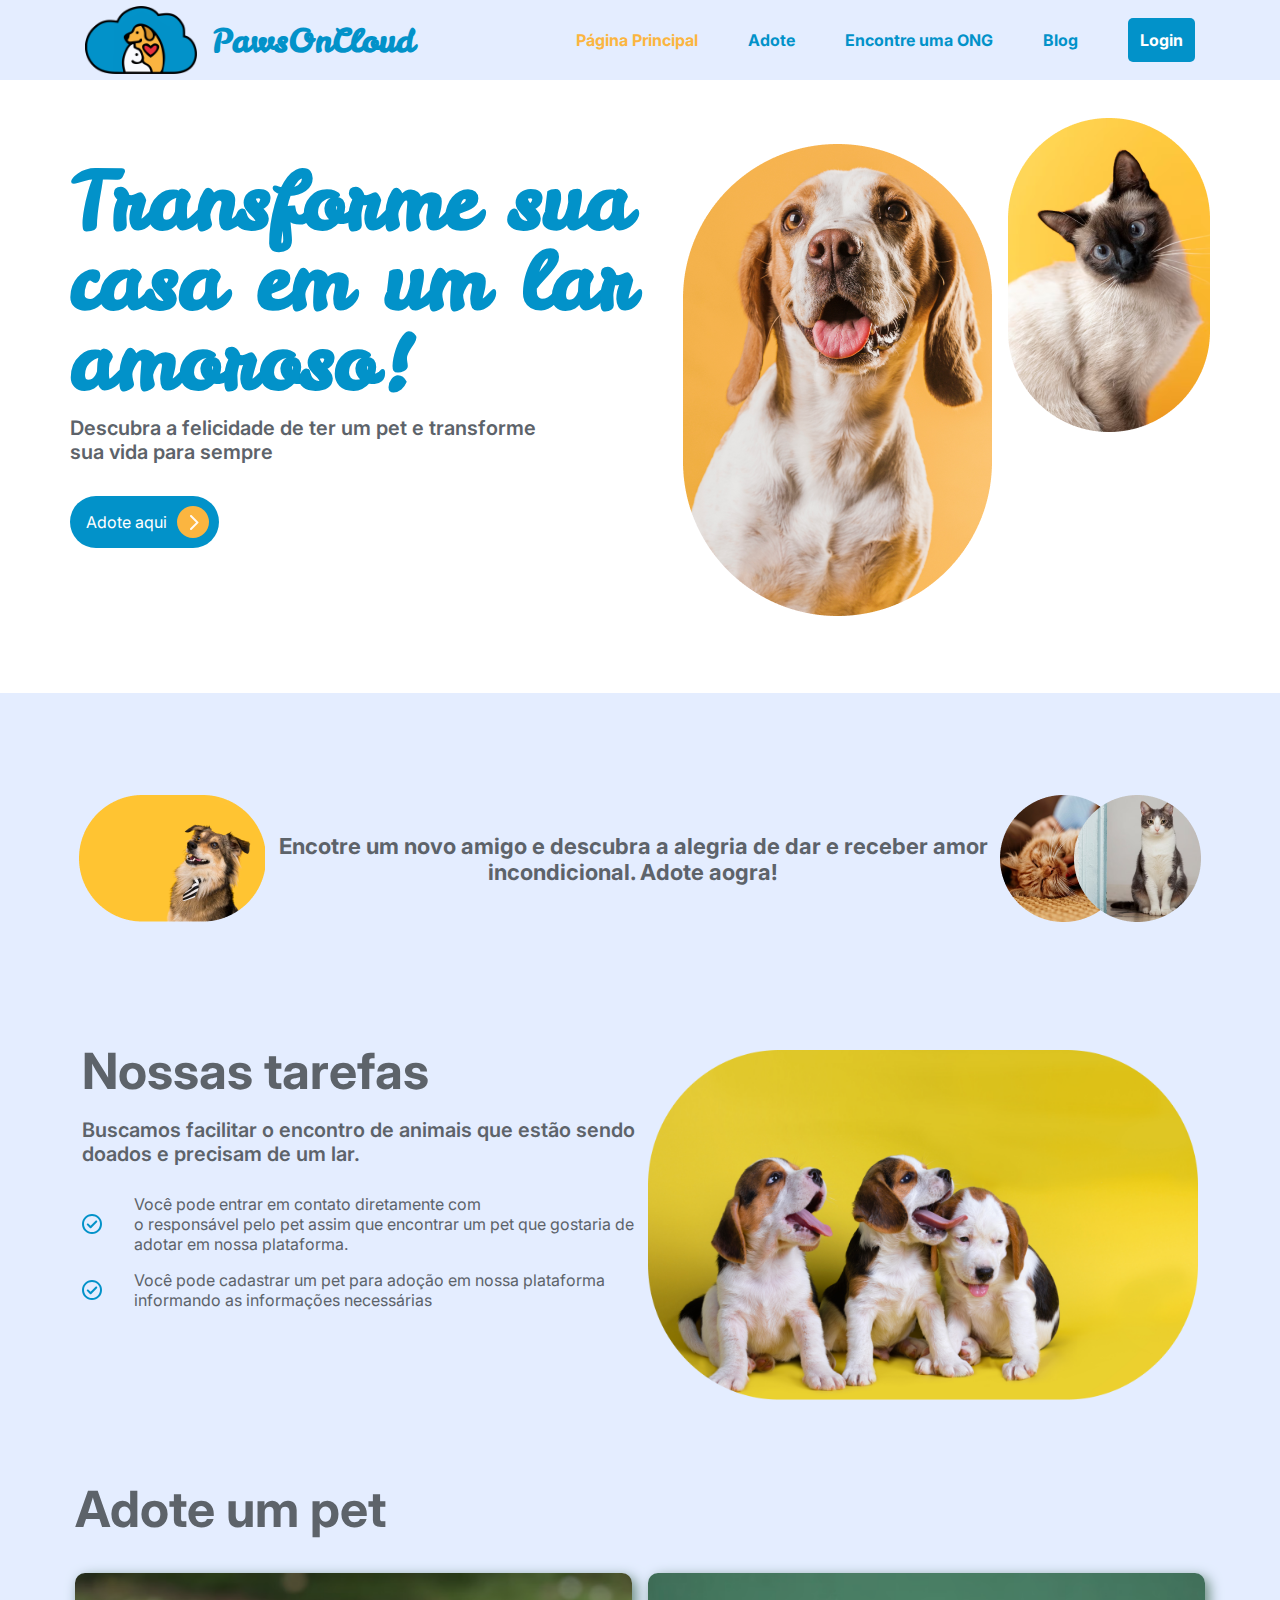
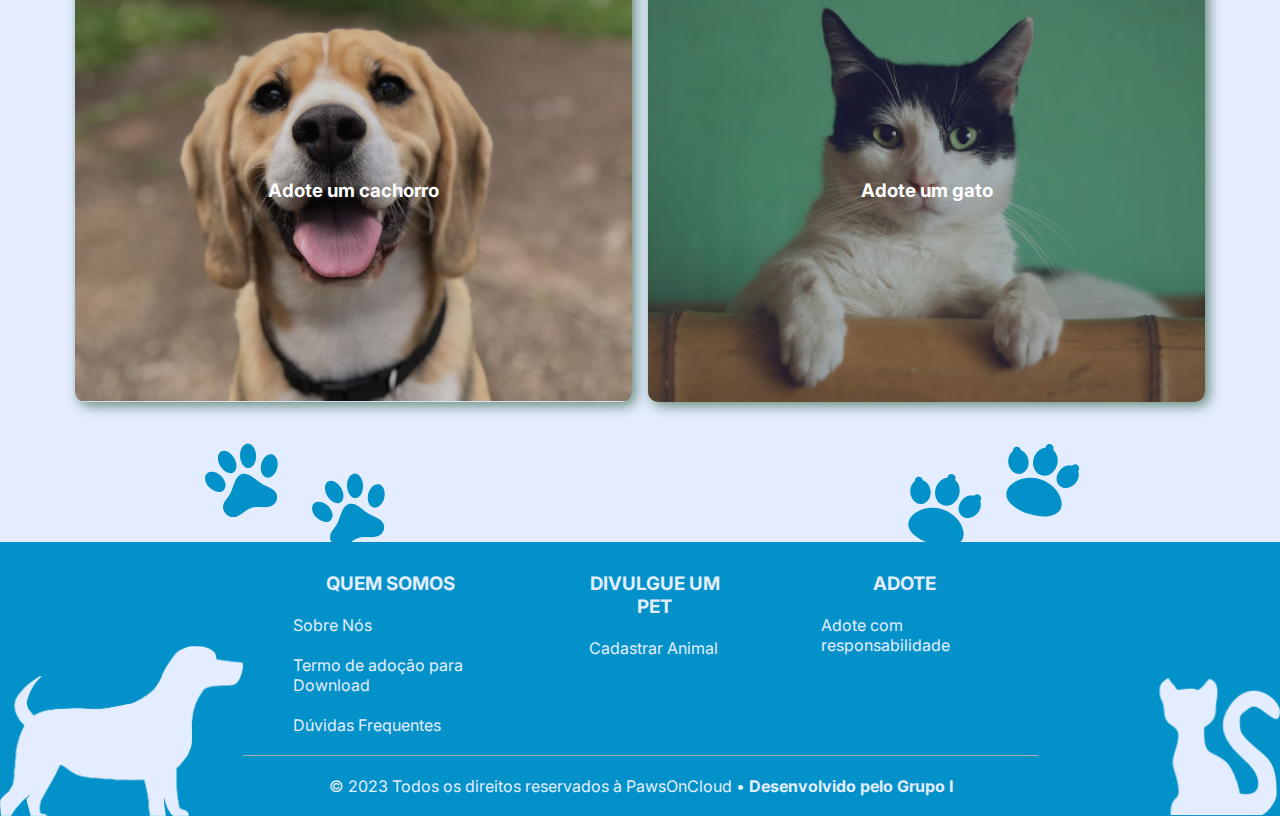
<file: index.html>
<!DOCTYPE html>
<html lang="pt-br">

<head>
	<meta charset="UTF-8" />
	<meta name="viewport" content="width=device-width, initial-scale=1.0" />
	<title>Página Principal</title>
	<link rel="icon" href="Assets/Images/favicon.png" />
	<link rel="stylesheet" href="styles/global.css" />
	<link rel="stylesheet" href="styles/home.css" />
	<script src="Arquivos - Js/layoutMobileScript.js" defer></script>
</head>
<body>
	<header id="header">
		<div class="containerLogoTitulo">
			<img
			class="logoSite"
			src="./Assets/Images/logo.png"
			width="112px"
			height="68px"
			alt="logo do site"
			title="Logo" />
			<h2>PawsOnCloud</h2>
		</div>
		<nav id="nav">
			<button id="btn-mobile" aria-expanded="false" aria-controls="menu" aria-haspopup="true" aria-label="Abrir menu"><span id="hamburger"></span></button>
			<ul id="menu" role="menu">
				<li><a class="botaoNavbarHome" href="index.html">Página Principal</a></li>
				<li><a class="botaoNavbarAdote" href="Adote.html">Adote</a></li>
				<li><a class="botaoNavbarOng" href="Ong.html">Encontre uma ONG</a></li>
				<li><a class="botaoNavbarBlog" href="Blog.html">Blog</a></li>
				<li><a class="botaoNavbarLogin" href="Login.html">Login</a></li>
			</ul>
		</nav>
	</header>

	<main>
		<section>
			<div class="container">
				<div>
					<h1 class="container-texto-principal">Transforme sua <br>casa em um lar <br>amoroso!</h1>
					<p class="container-texto-secundario">Descubra a felicidade de ter um pet e transforme <br> sua vida para sempre</p>
					<a href="Adote.html">
						<button class="botao-principal">
							<div class="conteudo">
								Adote aqui
								<img src="./Assets/Images/home/arrow-button.svg" alt="">
							</div>
						</button>
					</a>
				</div>
				<img class="container-cachorro" src="./Assets/Images/home/portrait-adorable-dog.png" width="309px" height="472px" alt="Imagem de um cachorro">
				<img class="container-gato" src="./Assets/Images/home/portrait-adorable-cat.png" width="202px" height="314px" alt="Imagem de um gato">
			</div>
		</section>

		<section class="container-missao">
			<div class="container-mensagem">
				<img class="container-missao-cachorro" src="./Assets/Images/home/dog-ajudar.png" width="187px" height="127px" alt="Imagem de um cachorro">
				<p class="mensagem">Encotre um novo amigo e descubra a alegria de dar e receber amor <br> incondicional. Adote aogra!</p>
				<img class="container-missao-gato" src="./Assets/Images/home/cats-ajudar.png" width="201px" height="127px" alt="Imagem de um gato">
			</div>

			<div class="container-tarefas">
				<div>
					<h2 class="tarefas">Nossas tarefas</h2>
					<p class="tarefas-texto">Buscamos facilitar o encontro de animais que estão sendo <br> doados e precisam de um lar.</p>
					<p class="container-tarefas-texto"><img src="./Assets/Images/home/chek.svg" alt="cheked">Você pode entrar em contato diretamente com <br> o
						responsável pelo pet assim que encontrar um pet que gostaria de <br> adotar em nossa plataforma.</p>
					<p class="container-tarefas-texto"><img src="./Assets/Images/home/chek.svg" alt="checked">Você pode cadastrar um pet para adoção em nossa
						plataforma <br> informando as informações necessárias</p>
				</div>
				<img class="container-tarefas-cachorros" src="./Assets/Images/home/beagles-filhotes-bocejando.png" width="550px" height="350px" alt="Cachorros bocejando">	
			</div>

			<div id="container">
				<div>
					<h2 class="container-adotar">Adote um pet</h2>
					<div class="adotar">
						<div class="imagem-com-texto-cao">
							<h3 class="texto-animais">Adote um cachorro</h3>
							<a href="Adote.html?categoria=cachorro"><img src="./Assets/Images/home/adote-cao.png" width="557px" height="429px" alt="Imagem de um cão" class="imagem-adotar"></a>
						</div>
						<div class="imagem-com-texto-gato">
							<h3 class="texto-animais">Adote um gato</h3>
							<a href="Adote.html?categoria=gato"><img src="./Assets/Images/home/adote-cat.png" width="557px" height="429px" alt="Imagem de um gato" class="imagem-adotar"></a>
						</div>
					</div>
				</div>
			</div>
		</section>
	</main>

	<footer class="container-missao">
		<div class="containerPatinhas">
			<div class="containerPatinhasDog">
				<img class="patinhaDogEsquerda" src="Assets/Images/pata dog.svg" width="83px" height="75px"
					alt="Pata esquerda" />
				<img class="patinhaDogDireita" src="Assets/Images/pata dog.svg" width="83px" height="75px"
					alt="Pata direita" />
			</div>
			<div class="containerPatinhasCat">
				<img class="patinhaCatEsquerda" src="./Assets/Images/pata cat.svg" width="74px" height="75px"
					alt="Pata esquerda" />
				<img class="patinhaCatDireita" src="./Assets/Images/pata cat.svg" width="74px" height="75px"
					alt="Pata direita" />
			</div>
		</div>
		<div class="containerCatDogLinks">
			<img class="dogImageFooter" src="./Assets/Images/dog icon.png" width="243px" height="170px"
				alt="Imagem de um cachorro" />

			<div class="containerFooterInfos">
				<div class="containerLinks">
					<div class="colunaLinksQuemSomos">
						<h3>Quem Somos</h3>
						<a href="#">Sobre Nós</a>
						<a href="#">Termo de adoção para Download</a>
						<a href="#">Dúvidas Frequentes</a>
					</div>
					<div class="colunaLinksDivulgueUmPet">
						<h3>Divulgue um Pet</h3>
						<a href="#">Cadastrar Animal</a>
					</div>
					<div class="colunaLinksAdote">
						<h3>Adote</h3>
						<a href="#">Adote com responsabilidade</a>
					</div>
				</div>
				<p class="copyrightParagrfo"
				>© 2023 Todos os direitos reservados à PawsOnCloud •
				<a
					href="https://github.com/brunagiammelaro/sprint2-proz#readme"
					target="_blank">
					<abbr title="Acessar o repositório do projeto no GitHub">Desenvolvido pelo Grupo I</abbr>
				</a>
			</p>
	</div>

			<img class="catImageFooter" src="./Assets/Images/cat icon.png" width="121px" height="138px"
				alt="Imagem de um gato" />
		</div>
	</footer>
</body>

</html>
</file>
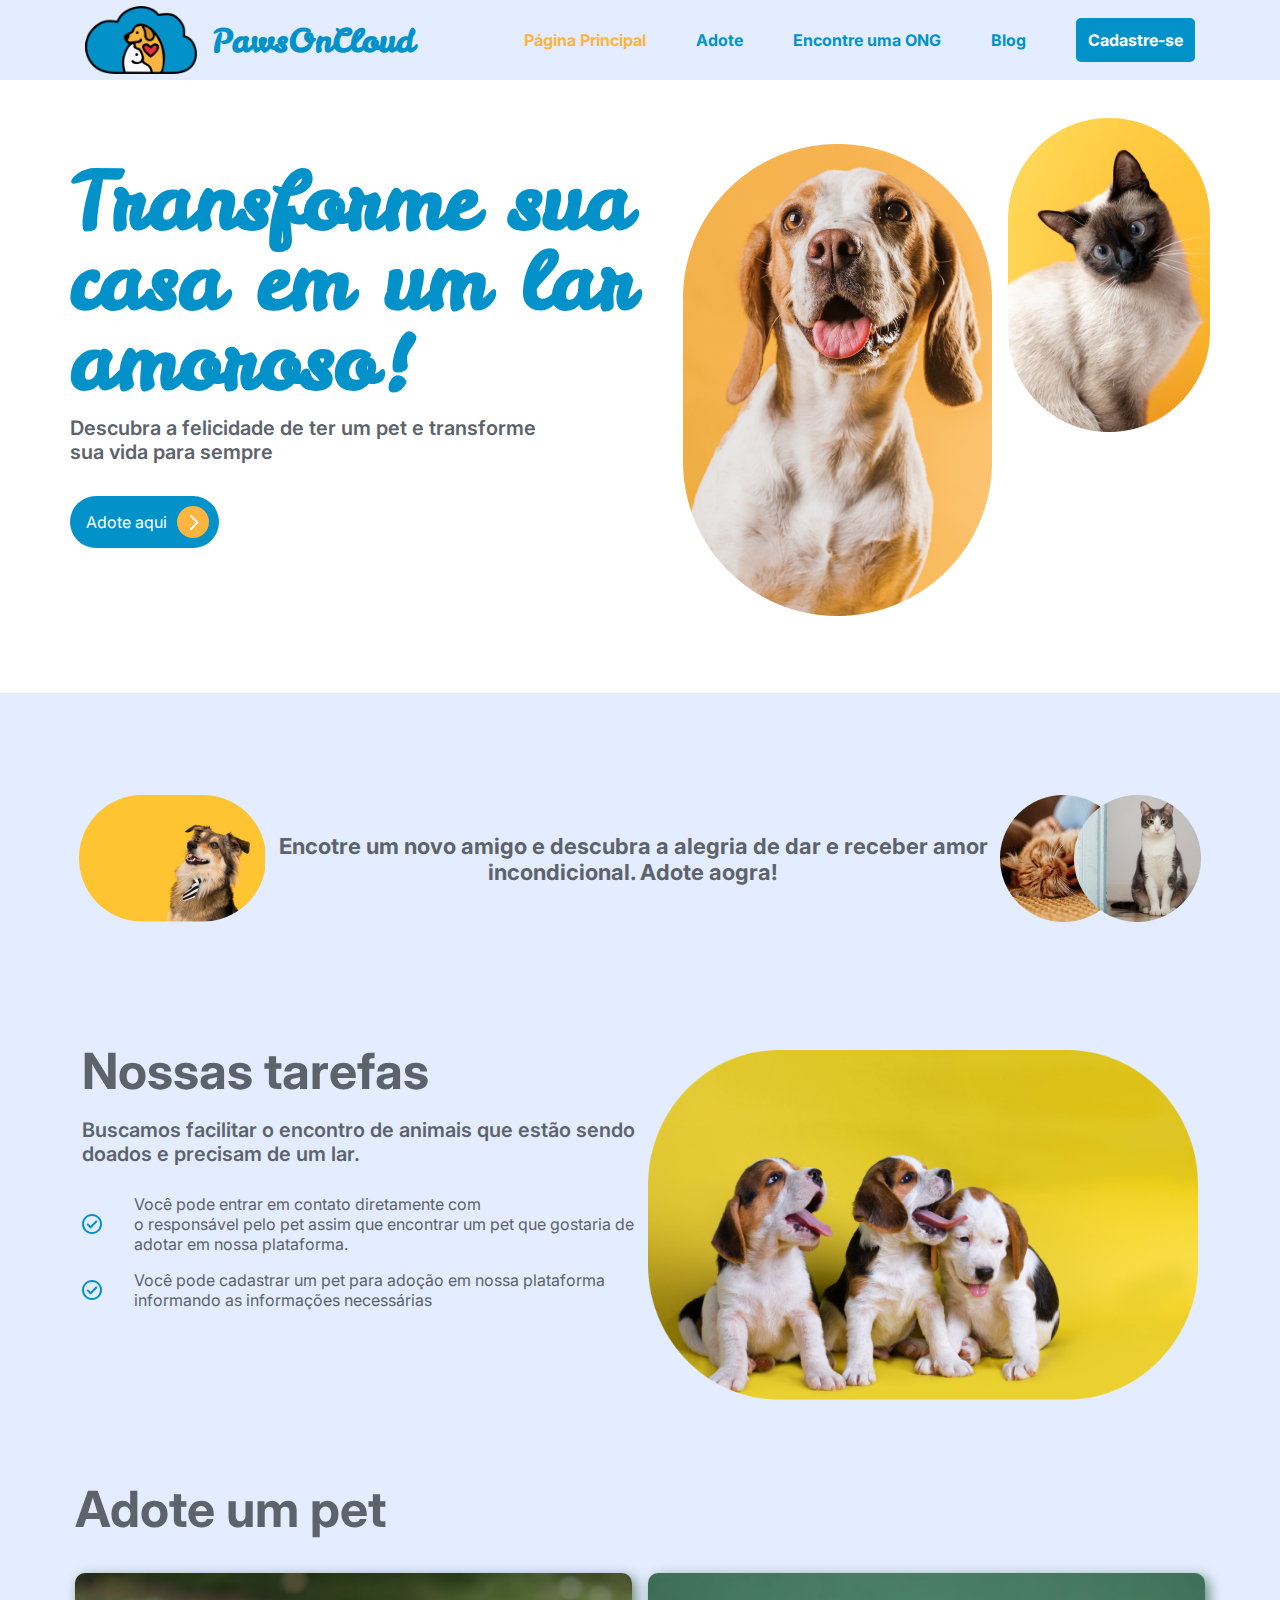
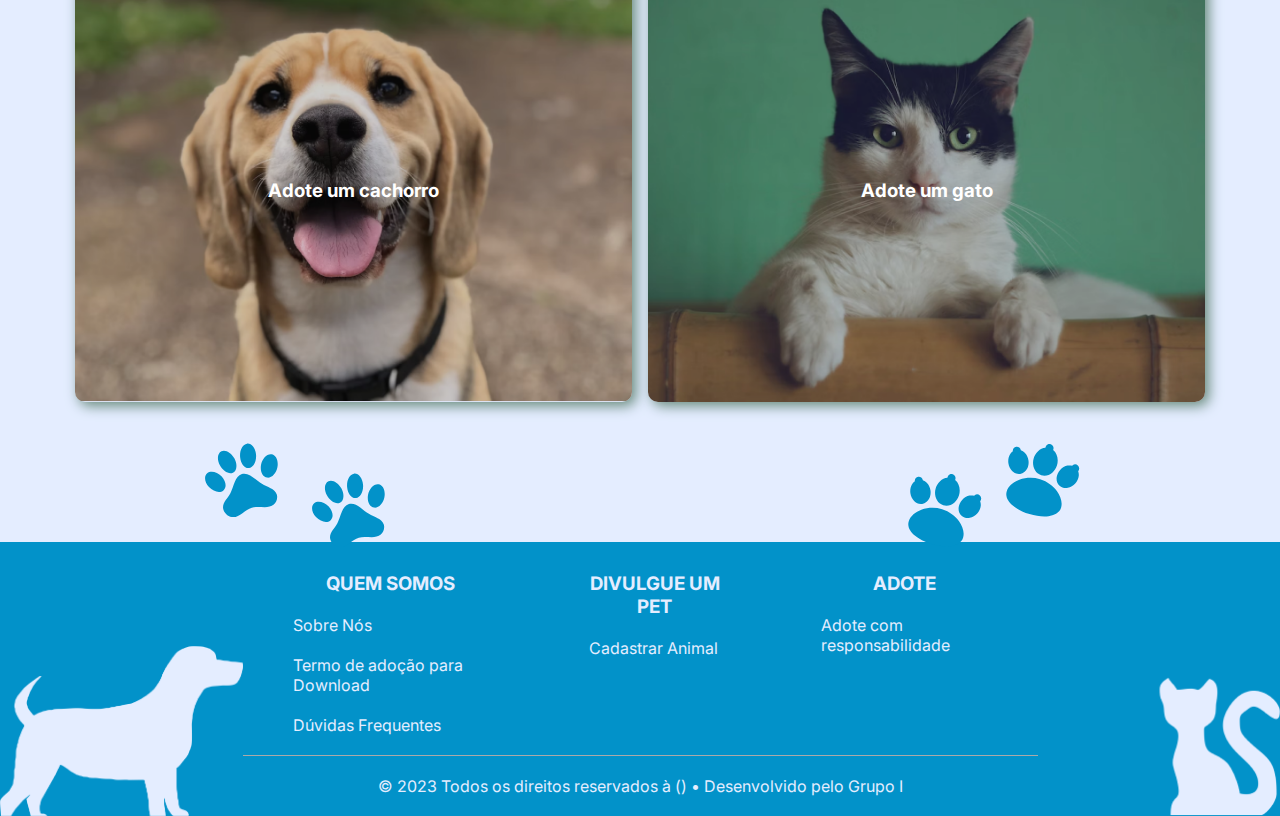
<file: Página - HTML/index.html>
<!DOCTYPE html>
<html lang="pt-br">

<head>
	<meta charset="UTF-8" />
	<meta name="viewport" content="width=device-width, initial-scale=1.0" />
	<title>Página Principal</title>
	<link rel="icon" href="Assets/Images/favicon.png" />
	<link rel="stylesheet" href="styles/global.css" />
	<link rel="stylesheet" href="styles/home.css" />
	<script src="../Arquivos - Js/layoutMobileScript.js" defer></script>
</head>
<body>
	<header id="header">
		<div class="containerLogoTitulo">
			<img
			class="logoSite"
			src="./Assets/Images/logo.png"
			width="112px"
			height="68px"
			alt="logo do site"
			title="Logo" />
			<h2>PawsOnCloud</h2>
		</div>
		<nav id="nav">
			<button id="btn-mobile" aria-expanded="false" aria-controls="menu" aria-haspopup="true" aria-label="Abrir menu"><span id="hamburger"></span></button>
			<ul id="menu" role="menu">
				<li><a class="botaoNavbarHome" href="index.html">Página Principal</a></li>
				<li><a class="botaoNavbarAdote" href="Adote.html">Adote</a></li>
				<li><a class="botaoNavbarOng" href="Ong.html">Encontre uma ONG</a></li>
				<li><a class="botaoNavbarBlog" href="Blog.html">Blog</a></li>
				<li><a class="botaoNavbarCadastro" href="Cadastro.html">Cadastre-se</a></li>
			</ul>
		</nav>
	</header>

	<main>
		<section>
			<div class="container">
				<div>
					<h1 class="container-texto-principal">Transforme sua <br>casa em um lar <br>amoroso!</h1>
					<p class="container-texto-secundario">Descubra a felicidade de ter um pet e transforme <br> sua vida para sempre</p>
					<a href="Adote.html">
						<button class="botao-principal">
							<div class="conteudo">
								Adote aqui
								<img src="./Assets/Images/home/arrow-button.svg" alt="">
							</div>
						</button>
					</a>
				</div>
				<img class="container-cachorro" src="./Assets/Images/home/portrait-adorable-dog.png" width="309px" height="472px" alt="Imagem de um cachorro">
				<img class="container-gato" src="./Assets/Images/home/portrait-adorable-cat.png" width="202px" height="314px" alt="Imagem de um gato">
			</div>
		</section>

		<section class="container-missao">
			<div class="container-mensagem">
				<img class="container-missao-cachorro" src="./Assets/Images/home/dog-ajudar.png" width="187px" height="127px" alt="Imagem de um cachorro">
				<p class="mensagem">Encotre um novo amigo e descubra a alegria de dar e receber amor <br> incondicional. Adote aogra!</p>
				<img class="container-missao-gato" src="./Assets/Images/home/cats-ajudar.png" width="201px" height="127px" alt="Imagem de um gato">
			</div>

			<div class="container-tarefas">
				<div>
					<h2 class="tarefas">Nossas tarefas</h2>
					<p class="tarefas-texto">Buscamos facilitar o encontro de animais que estão sendo <br> doados e precisam de um lar.</p>
					<p class="container-tarefas-texto"><img src="./Assets/Images/home/chek.svg" alt="cheked">Você pode entrar em contato diretamente com <br> o
						responsável pelo pet assim que encontrar um pet que gostaria de <br> adotar em nossa plataforma.</p>
					<p class="container-tarefas-texto"><img src="./Assets/Images/home/chek.svg" alt="checked">Você pode cadastrar um pet para adoção em nossa
						plataforma <br> informando as informações necessárias</p>
				</div>
				<img class="container-tarefas-cachorros" src="./Assets/Images/home/beagles-filhotes-bocejando.png" width="550px" height="350px" alt="Cachorros bocejando">	
			</div>

			<div id="container">
				<div>
					<h2 class="container-adotar">Adote um pet</h2>
					<div class="adotar">
						<div class="imagem-com-texto-cao">
							<h3 class="texto-animais">Adote um cachorro</h3>
							<a href="Adote.html"><img src="./Assets/Images/home/adote-cao.png" width="557px" height="429px" alt="Imagem de um cão" class="imagem-adotar"></a>
						</div>
						<div class="imagem-com-texto-gato">
							<h3 class="texto-animais">Adote um gato</h3>
							<a href="Adote.html"><img src="./Assets/Images/home/adote-cat.png" width="557px" height="429px" alt="Imagem de um gato" class="imagem-adotar"></a>
						</div>
					</div>
				</div>
			</div>
		</section>
	</main>

	<footer class="container-missao">
		<div class="containerPatinhas">
			<div class="containerPatinhasDog">
				<img class="patinhaDogEsquerda" src="./Assets/Images/pata dog.svg" width="83px" height="75px"
					alt="Pata esquerda" />
				<img class="patinhaDogDireita" src="./Assets/Images/pata dog.svg" width="83px" height="75px"
					alt="Pata direita" />
			</div>
			<div class="containerPatinhasCat">
				<img class="patinhaCatEsquerda" src="./Assets/Images/pata cat.svg" width="74px" height="75px"
					alt="Pata esquerda" />
				<img class="patinhaCatDireita" src="./Assets/Images/pata cat.svg" width="74px" height="75px"
					alt="Pata direita" />
			</div>
		</div>
		<div class="containerCatDogLinks">
			<img class="dogImageFooter" src="./Assets/Images/dog icon.png" width="243px" height="170px"
				alt="Imagem de um cachorro" />

			<div class="containerFooterInfos">
				<div class="containerLinks">
					<div class="colunaLinksQuemSomos">
						<h3>Quem Somos</h3>
						<a href="#">Sobre Nós</a>
						<a href="#">Termo de adoção para Download</a>
						<a href="#">Dúvidas Frequentes</a>
					</div>
					<div class="colunaLinksDivulgueUmPet">
						<h3>Divulgue um Pet</h3>
						<a href="#">Cadastrar Animal</a>
					</div>
					<div class="colunaLinksAdote">
						<h3>Adote</h3>
						<a href="#">Adote com responsabilidade</a>
					</div>
				</div>
				<p>© 2023 Todos os direitos reservados à () • Desenvolvido pelo Grupo I</p>
			</div>

			<img class="catImageFooter" src="./Assets/Images/cat icon.png" width="121px" height="138px"
				alt="Imagem de um gato" />
		</div>
	</footer>
</body>

</html>
</file>
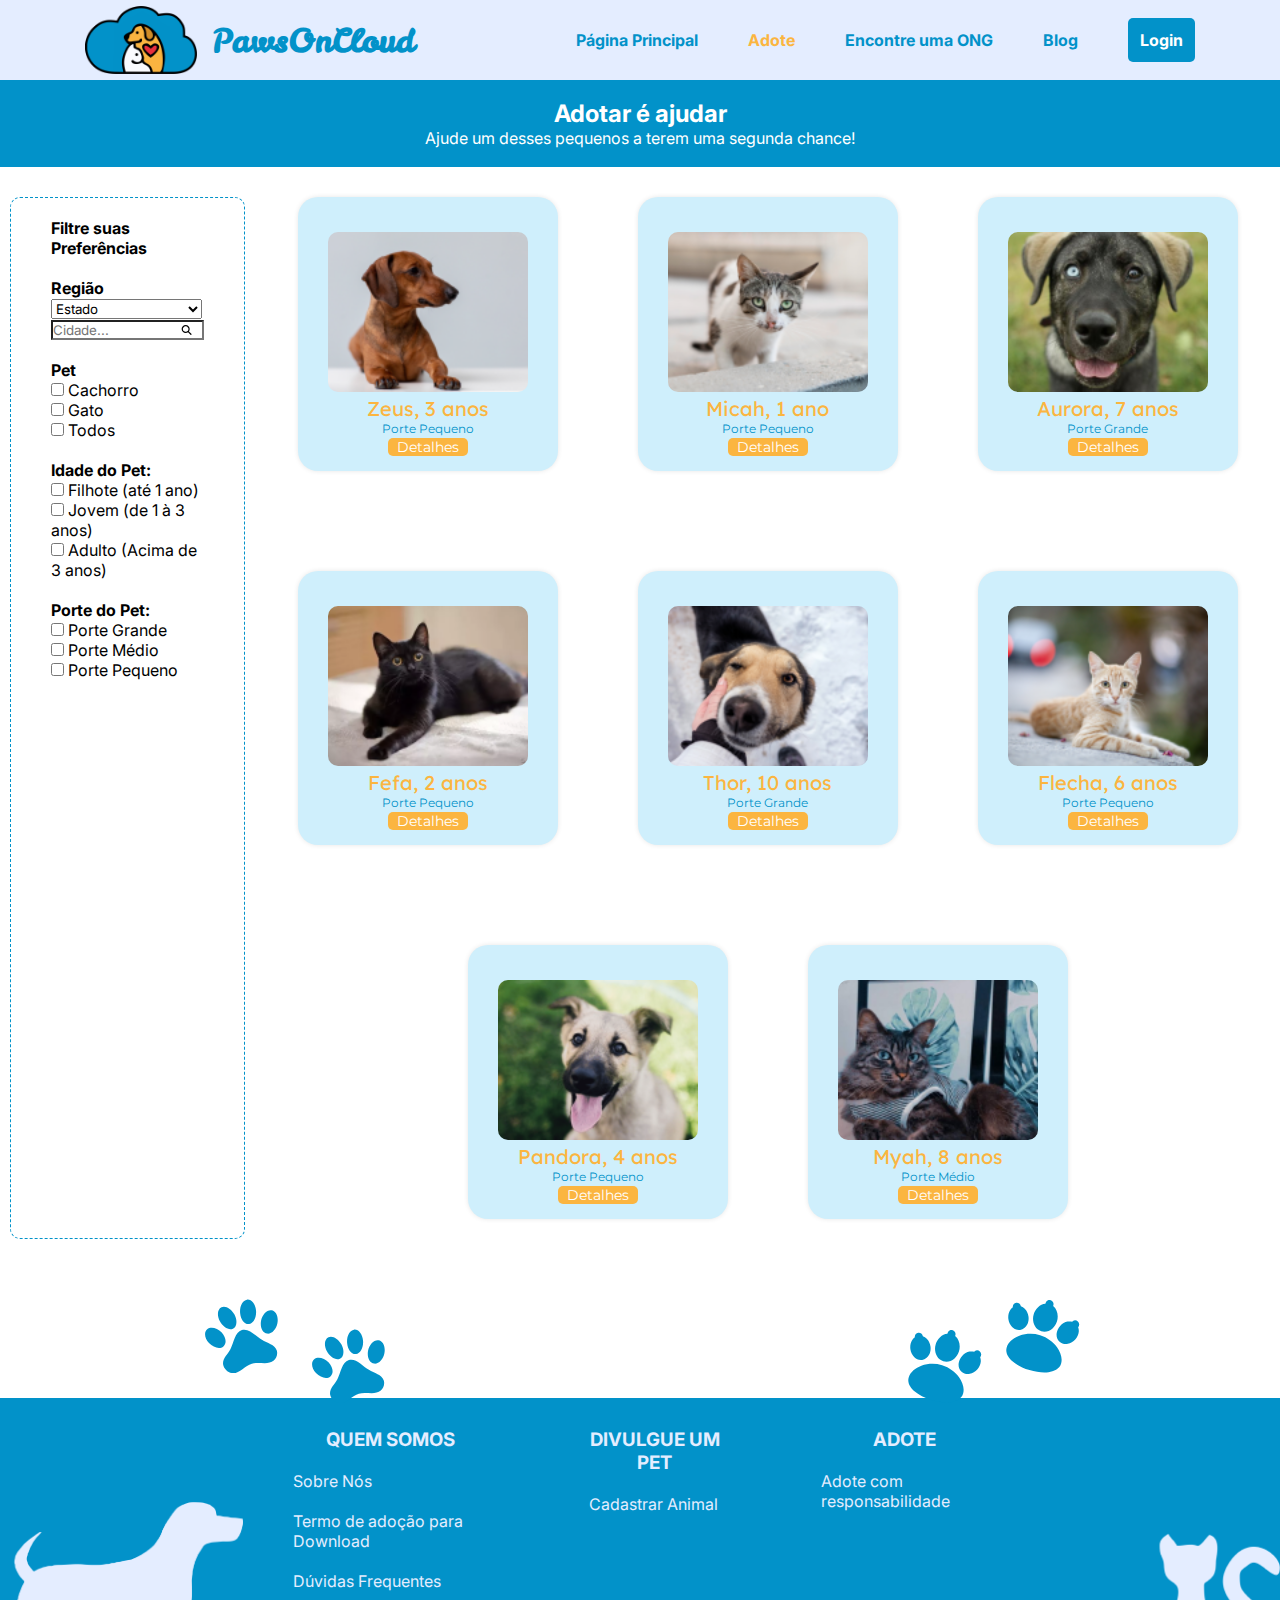
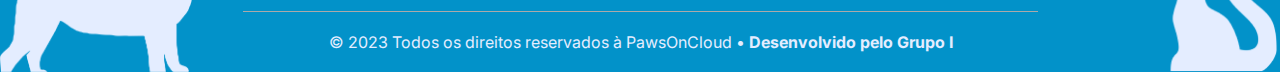
<file: Adote.html>
<!DOCTYPE html>
<html lang="pt-br">
	<head>
		<meta charset="UTF-8" />
		<meta name="viewport" content="width=device-width, initial-scale=1.0" />
		<title>Adote</title>
		<link rel="icon" href="Assets/Images/favicon.png" />
		<link rel="stylesheet" href="styles/global.css" />
		<link rel="stylesheet" href="styles/adote.css" />
		<script src="Arquivos - Js/layoutMobileScript.js" defer></script>
		<script src="Arquivos - Js/adote.js" defer></script>
		<script src="./Arquivos - Js/home.js" defer></script>
	</head>
	<body>
		<header id="header">
			<div class="containerLogoTitulo">
				<img
					class="logoSite"
					src="Assets/Images/logo.png"
					width="112px"
					height="68px"
					alt="logo do site"
					title="Logo" />
				<h2>PawsOnCloud</h2>
			</div>
			<nav id="nav">
				<button
					id="btn-mobile"
					aria-expanded="false"
					aria-controls="menu"
					aria-haspopup="true"
					aria-label="Abrir menu"
					><span id="hamburger"></span
				></button>
				<ul id="menu" role="menu">
					<li
						><a class="botaoNavbarHome" href="index.html"
							>Página Principal</a
						></li
					>
					<li
						><a class="botaoNavbarAdote" href="Adote.html"
							>Adote</a
						></li
					>
					<li
						><a class="botaoNavbarOng" href="Ong.html"
							>Encontre uma ONG</a
						></li
					>
					<li
						><a class="botaoNavbarBlog" href="Blog.html"
							>Blog</a
						></li
					>
					<li
						><a class="botaoNavbarLogin" href="Login.html"
							>Login</a
						></li
					>
				</ul>
			</nav>
		</header>

		<main>
			<div class="banneradote">
				<h2>Adotar é ajudar</h2>
				<p>Ajude um desses pequenos a terem uma segunda chance!</p>
			</div>
		</main>
		<section>
			<div class="filtro">
				<div class="box">
					<p><b>Filtre suas Preferências</b></p
					><br />
					<p><b>Região</b></p>
					<label
						><select name="regiao">
							<option value="" selected>Estado</option>
							<option value="AL">Alagoas</option>
							<option value="AP">Amapá</option>
							<option value="AM">Amazonas</option>
							<option value="BA">Bahia</option>
							<option value="CE">Ceará</option>
							<option value="DF">Distrito Federal</option>
							<option value="ES">Espírito Santo</option>
							<option value="GO">Goiás</option>
							<option value="MA">Maranhão</option>
							<option value="MT">Mato Grosso</option>
							<option value="MS">Mato Grosso do Sul</option>
							<option value="MG">Minas Gerais</option>
							<option value="PA">Pará</option>
							<option value="PB">Paraíba</option>
							<option value="PR">Paraná</option>
							<option value="PE">Pernambuco</option>
							<option value="PI">Piauí</option>
							<option value="RJ">Rio de Janeiro</option>
							<option value="RN">Rio Grande do Norte</option>
							<option value="RS">Rio Grande do Sul</option>
							<option value="RO">Rondônia</option>
							<option value="RR">Roraima</option>
							<option value="SC">Santa Catarina</option>
							<option value="SE">Sergipe</option>
							<option value="SP">São Paulo</option>
							<option value="TO">Tocantins</option>
						</select></label
					><br />
				</div>

				<div class="box">
					<label
						><input
							type="search"
							placeholder="Cidade..."
							class="input-icon" /></label
					><br />
				</div>

				<div class="box" id="selecionar">
					<br />
					<p><b>Pet</b></p>
					<label for="cachorro"><input type="checkbox" value="cachorro" class="checkbox" id="cachorro" /> Cachorro</label
					><br />
					<label for="gato"><input type="checkbox" value="gato" class="checkbox" id="gato"/> Gato</label><br />
					<label for="todos"><input type="checkbox" value="todos" class="checkbox" id="todos" /> Todos</label><br />
				</div>

				<div class="box">
					<br />
					<p><b>Idade do Pet:</b></p>
					<label for="filhote"
						><input type="checkbox" value="filhote" class="checkbox" id="filhote"/> Filhote (até 1 ano)</label
					><br />
					<label for="jovem"
						><input type="checkbox" value="jovem" class="checkbox" id="jovem"/> Jovem (de 1 à 3 anos)</label
					><br />
					<label for="adulto"
						><input type="checkbox" value="adulto" class="checkbox" id="adulto"/> Adulto (Acima de 3 anos)</label
					><br />
				</div>

				<div class="box">
					<br />
					<p><b>Porte do Pet:</b></p>
					<label for="grande"
						><input type="checkbox" value="pGrande" class="checkbox" id="pGrande"/> Porte Grande</label
					><br />
					<label for="medio"><input type="checkbox" value="pMedio" class="checkbox" id="pMedio"/> Porte Médio</label
					><br />
					<label for="pequeno"
						><input type="checkbox" value="pPequeno" class="checkbox" id="pPequeno"/> Porte Pequeno</label
					><br />
					<br />
				</div>
			</div>
			<div class="perfis">
				<div id="cachorro pPequeno" data-regiao="SP" data-cidade="São Paulo" data-pet="cachorro" data-idade="jovem" data-porte="pPequeno">
					<br />
					<img
						src="Assets/Images/adoteImages/cao 1.png.png"
						alt="cachorro"
						title="cachorro" />
					<h3>Zeus, 3 anos</h3>
					<p>Porte Pequeno</p>
					<button class="btn-outline-sucess" onclick="abrirModal(this)">Detalhes</button>
					<div class="modal detalhes" style="display: none;">
						<div class="conteudo-modal">

							<div class="corpo-modal">
								<h3>Idade</h3>
								<p>3 anos</p><br>
								<h3>Porte</h3>
								<p>Pequeno</p><br>
								<h3>Temperamento</h3>
								<p>Carinhoso</p><br>
								<h3>Problemas de saúde</h3>
								<p>Nenhum</p><br>
								<h3>Localização</h3>
								<p>São Paulo / SP</p><br>
							</div>

							<div class="rodape-modal">
								<button class="btn-outline-sucess" onclick="fecharModal(this)">Fechar</button>
							</div>
						</div>
					</div>
				</div>
				<div id="gato pPequeno" data-regiao="PR" data-cidade="Curitiba" data-pet="gato" data-idade="filhote" data-porte="pPequeno">
					<br />
					<img
						src="Assets/Images/adoteImages/gato 1.png"
						alt="gato"
						title="gato" />
					<h3>Micah, 1 ano</h3>
					<p>Porte Pequeno</p>
					<button class="btn-outline-sucess" onclick="abrirModal(this)">Detalhes</button>
					<div class="modal detalhes" style="display: none;">
						<div class="conteudo-modal">

							<div class="corpo-modal">
								<h3>Idade</h3>
								<p>1 ano</p><br>
								<h3>Porte</h3>
								<p>Pequeno</p><br>
								<h3>Temperamento</h3>
								<p>Dócil</p><br>
								<h3>Problemas de saúde</h3>
								<p>Nenhum</p><br>
								<h3>Localização</h3>
								<p>Curitiba / PR</p><br>
							</div>

							<div class="rodape-modal">
								<button class="btn-outline-sucess" onclick="fecharModal(this)">Fechar</button>
							</div>
						</div>
					</div>
				</div>
				<div id="cachorro pGrande" data-regiao="SP" data-cidade="São Paulo" data-pet="cachorro" data-idade="adulto" data-porte="pGrande">
					<br />
					<img
						src="Assets/Images/adoteImages/cao 2.png"
						alt="cachorro"
						title="cachorro" />
					<h3>Aurora, 7 anos</h3>
					<p>Porte Grande</p>
					<button class="btn-outline-sucess" onclick="abrirModal(this)">Detalhes</button>
					<div class="modal detalhes" style="display: none;">
						<div class="conteudo-modal">
							

							<div class="corpo-modal">
								
								<h3>Idade</h3>
								<p>7 anos</p><br>
								<h3>Porte</h3>
								<p>Grande</p><br>
								<h3>Temperamento</h3>
								<p>Brincalhona</p><br>
								<h3>Problemas de saúde</h3>
								<p>Nenhum</p><br>
								<h3>Localização</h3>
								<p>São Paulo / SP</p><br>
							</div>

							<div class="rodape-modal">
								<button class="btn-outline-sucess" onclick="fecharModal(this)">Fechar</button>
							</div>
						</div>
					</div>
				</div>
				<div id="gato pPequeno" data-regiao="PR" data-cidade="Curitiba" data-pet="gato" data-idade="jovem" data-porte="pPequeno">
					<br />
					<img
						src="Assets/Images/adoteImages/gato 2.png"
						alt="gato"
						title="gato" />
					<h3>Fefa, 2 anos</h3>
					<p>Porte Pequeno</p>
					<button class="btn-outline-sucess" onclick="abrirModal(this)">Detalhes</button>
					<div class="modal detalhes" style="display: none;">
						<div class="conteudo-modal">
							

							<div class="corpo-modal">
							
								<h3>Idade</h3>
								<p>2 anos</p><br>
								<h3>Porte</h3>
								<p>Pequeno</p><br>
								<h3>Temperamento</h3>
								<p>Dócil</p><br>
								<h3>Problemas de saúde</h3>
								<p>Nenhum</p><br>
								<h3>Localização</h3>
								<p>Curitiba / PR</p><br>
							</div>

							<div class="rodape-modal">
								<button class="btn-outline-sucess" onclick="fecharModal(this)">Fechar</button>
							</div>
						</div>
					</div>
				</div>
				<div id="cachorro pGrande" data-regiao="SP" data-cidade="São Paulo" data-pet="cachorro" data-idade="adulto" data-porte="pGrande">
					<br />
					<img
						src="Assets/Images/adoteImages/cao 3.png"
						alt="cachorro"
						title="cachorro" />
					<h3>Thor, 10 anos</h3>
					<p>Porte Grande</p>
					<button class="btn-outline-sucess" onclick="abrirModal(this)">Detalhes</button>
					<div class="modal detalhes" style="display: none;">
						<div class="conteudo-modal">
							

							<div class="corpo-modal">
								
								<h3>Idade</h3>
								<p>10 anos</p><br>
								<h3>Porte</h3>
								<p>Grande</p><br>
								<h3>Temperamento</h3>
								<p>Agitado</p><br>
								<h3>Problemas de saúde</h3>
								<p>Nenhum</p><br>
								<h3>Localização</h3>
								<p>São Paulo / SP</p><br>
							</div>

							<div class="rodape-modal">
								<button class="btn-outline-sucess" onclick="fecharModal(this)">Fechar</button>
							</div>
						</div>
					</div>
				</div>
				<div id="gato pPequeno" data-regiao="SP" data-cidade="São Paulo" data-pet="gato" data-idade="adulto" data-porte="pPequeno">
					<br />
					<img
						src="Assets/Images/adoteImages/gato 3.png"
						alt="gato"
						title="gato" />
					<h3>Flecha, 6 anos</h3>
					<p>Porte Pequeno</p>
					<button class="btn-outline-sucess" onclick="abrirModal(this)">Detalhes</button>
					<div class="modal detalhes" style="display: none;">
						<div class="conteudo-modal">
							

							<div class="corpo-modal">
								
								<h3>Idade</h3>
								<p>6 anos</p><br>
								<h3>Porte</h3>
								<p>Pequeno</p><br>
								<h3>Temperamento</h3>
								<p>Calma</p><br>
								<h3>Problemas de saúde</h3>
								<p>Nenhum</p><br>
								<h3>Localização</h3>
								<p>São Paulo / SP</p><br>
							</div>

							<div class="rodape-modal">
								<button class="btn-outline-sucess" onclick="fecharModal(this)">Fechar</button>
							</div>
						</div>
					</div>
				</div>
				<div id="cachorro pPequeno" data-regiao="PR" data-cidade="Curitiba" data-pet="cachorro" data-idade="adulto" data-porte="pPequeno">
					<br />
					<img
						src="Assets/Images/adoteImages/cao 4.png"
						alt="cachorro"
						title="cachorro" />
					<h3>Pandora, 4 anos</h3>
					<p>Porte Pequeno</p>
					<button class="btn-outline-sucess" onclick="abrirModal(this)">Detalhes</button>
					<div class="modal detalhes" style="display: none;">
						<div class="conteudo-modal">
							

							<div class="corpo-modal">
								
								<h3>Idade</h3>
								<p>4 anos</p><br>
								<h3>Porte</h3>
								<p>Pequeno</p><br>
								<h3>Temperamento</h3>
								<p>Agitada</p><br>
								<h3>Problemas de saúde</h3>
								<p>Nenhum</p><br>
								<h3>Localização</h3>
								<p>Curitiba / PR</p><br>
							</div>

							<div class="rodape-modal">
								<button class="btn-outline-sucess" onclick="fecharModal(this)">Fechar</button>
							</div>
						</div>
					</div>
				</div>
				<div id="gato pMedio" data-regiao="SP" data-cidade="São Paulo" data-pet="gato" data-idade="adulto" data-porte="pMedio">
					<br />
					<img
						src="Assets/Images/adoteImages/gato 4.png"
						alt="gato"
						title="gato" />
					<h3>Myah, 8 anos</h3>
					<p>Porte Médio</p>
					<button class="btn-outline-sucess" onclick="abrirModal(this)">Detalhes</button>
					<div class="modal detalhes" style="display: none;">
						<div class="conteudo-modal">
							

							<div class="corpo-modal">
								
								<h3>Idade</h3>
								<p>8 anos</p><br>
								<h3>Porte</h3>
								<p>Pequeno</p><br>
								<h3>Temperamento</h3>
								<p>Calma</p><br>
								<h3>Problemas de saúde</h3>
								<p>Nenhum</p><br>
								<h3>Localização</h3>
								<p>São Paulo / SP</p><br>
							</div>

							<div class="rodape-modal">
								<button class="btn-outline-sucess" onclick="fecharModal(this)">Fechar</button>
							</div>
						</div>
					</div>
				</div>
			</div>
		</section>
		<footer>
			<div class="containerPatinhas">
				<div class="containerPatinhasDog">
					<img
						class="patinhaDogEsquerda"
						src="Assets/Images/pata dog.svg"
						width="83px"
						height="75px" />
					<img
						class="patinhaDogDireita"
						src="Assets/Images/pata dog.svg"
						width="83px"
						height="75px" />
				</div>
				<div class="containerPatinhasCat">
					<img
						class="patinhaCatEsquerda"
						src="Assets/Images/pata cat.svg"
						width="74px"
						height="75px" />
					<img
						class="patinhaCatDireita"
						src="Assets/Images/pata cat.svg"
						width="74px"
						height="75px" />
				</div>
			</div>
			<div class="containerCatDogLinks">
				<img
					class="dogImageFooter"
					src="Assets/Images/dog icon.png"
					width="243px"
					height="170px" />

				<div class="containerFooterInfos">
					<div class="containerLinks">
						<div class="colunaLinksQuemSomos">
							<h3>Quem Somos</h3>
							<a href="#">Sobre Nós</a>
							<a href="#">Termo de adoção para Download</a>
							<a href="#">Dúvidas Frequentes</a>
						</div>
						<div class="colunaLinksDivulgueUmPet">
							<h3>Divulgue um Pet</h3>
							<a href="#">Cadastrar Animal</a>
						</div>
						<div class="colunaLinksAdote">
							<h3>Adote</h3>
							<a href="#">Adote com responsabilidade</a>
						</div>
					</div>
					<p class="copyrightParagrfo"
						>© 2023 Todos os direitos reservados à PawsOnCloud •
						<a
							href="https://github.com/brunagiammelaro/sprint2-proz#readme"
							target="_blank">
							<abbr title="Acessar o repositório do projeto no GitHub">Desenvolvido pelo Grupo I</abbr>
						</a>
					</p>
				</div>

				<img
					class="catImageFooter"
					src="Assets/Images/cat icon.png"
					width="121px"
					height="138px" />
			</div>
		</footer>
	</body>
</html>
</file>
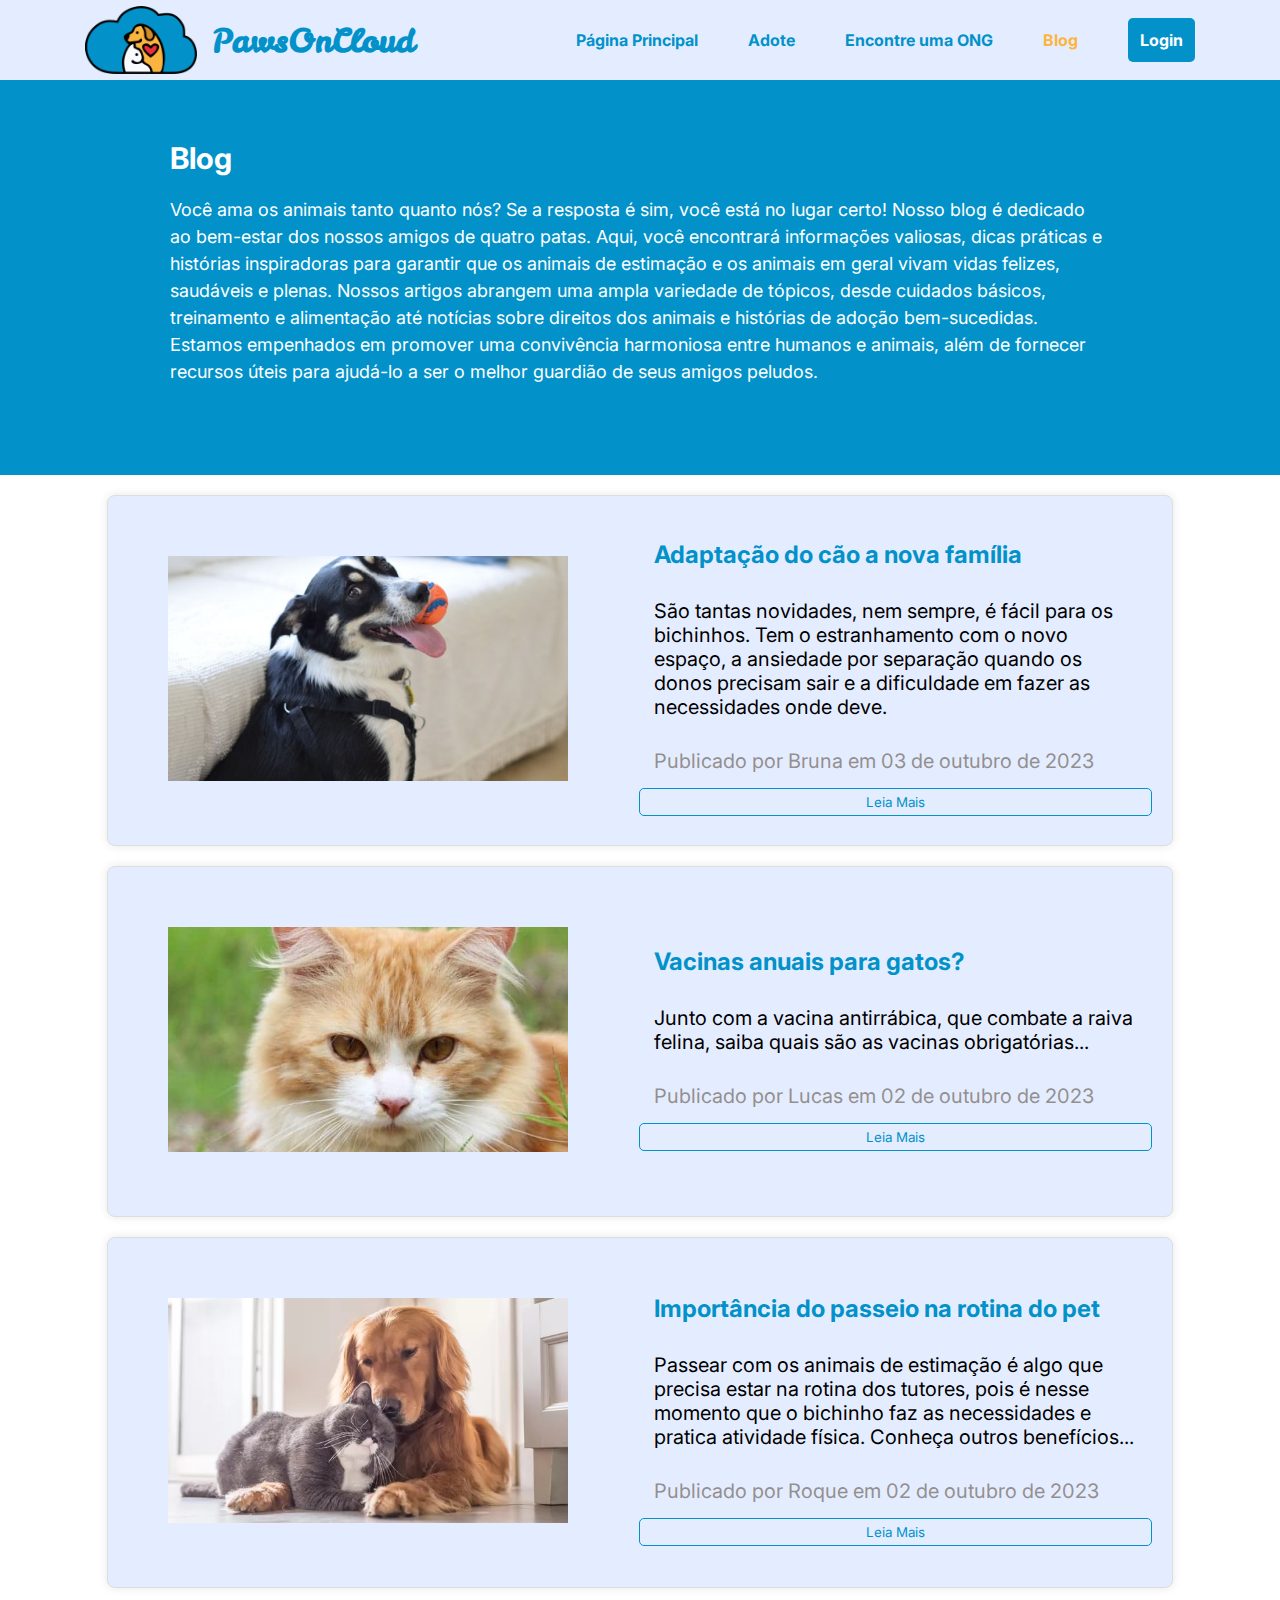
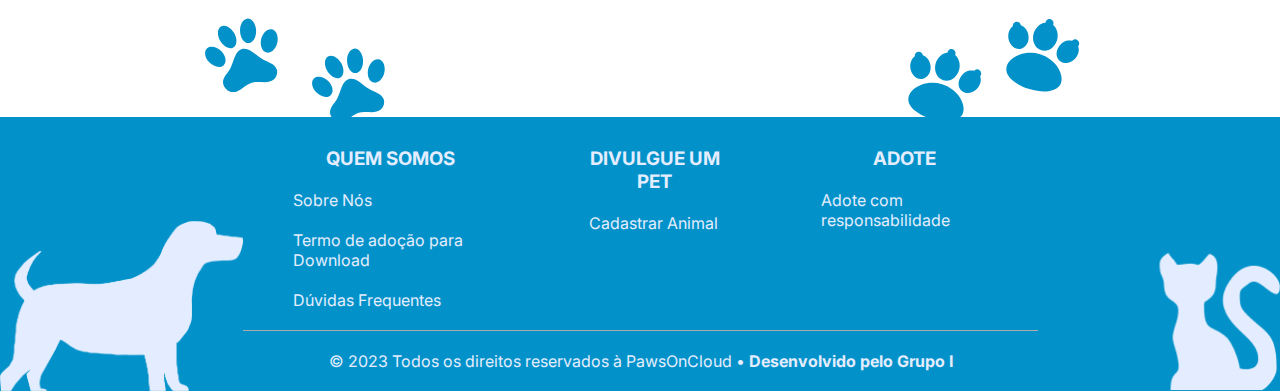
<file: Blog.html>
<!DOCTYPE html>
<html lang="pt-br">
<head>
    <meta charset="UTF-8">
    <meta name="viewport" content="width=device-width, initial-scale=1.0">
    <title>Blog</title>
    <link rel="icon" href="Assets/Images/favicon.png"/>
    <link rel="stylesheet" href="styles/global.css" />
    <link rel="stylesheet" href="styles/blog.css" />
    <script src="Arquivos - Js/blog.js" defer></script>
    <script src="Arquivos - Js/layoutMobileScript.js" defer></script>
    
</head>
<body>
    <header id="header">
        <div class="containerLogoTitulo">
            <img
            class="logoSite"
            src="Assets/Images/logo.png"
            width="112px"
            height="68px"
            alt="logo do site"
            title="Logo" />
            <h2>PawsOnCloud</h2>
        </div>
        <nav id="nav">
            <button id="btn-mobile" aria-expanded="false" aria-controls="menu" aria-haspopup="true" aria-label="Abrir menu"><span id="hamburger"></span></button>
            <ul id="menu" role="menu">
                <li><a class="botaoNavbarHome" href="index.html">Página Principal</a></li>
                <li><a class="botaoNavbarAdote" href="Adote.html">Adote</a></li>
                <li><a class="botaoNavbarOng" href="Ong.html">Encontre uma ONG</a></li>
                <li><a class="botaoNavbarBlog" href="Blog.html">Blog</a></li>
                <li><a class="botaoNavbarLogin" href="Login.html">Login</a></li>
            </ul>
        </nav>
    </header>
<div>
        <main>
            <section class="bannerBlogSection">
            <h1>Blog</h1>
                <p>
                    Você ama os animais tanto quanto nós? Se a resposta é sim, você está no lugar certo! Nosso blog é dedicado ao bem-estar dos nossos amigos de quatro patas. Aqui, você encontrará informações valiosas, dicas práticas e histórias inspiradoras para garantir que os animais de estimação e os animais em geral vivam vidas felizes, saudáveis e plenas. Nossos artigos abrangem uma ampla variedade de tópicos, desde cuidados básicos, treinamento e alimentação até notícias sobre direitos dos animais e histórias de adoção bem-sucedidas. Estamos empenhados em promover uma convivência harmoniosa entre humanos e animais, além de fornecer recursos úteis para ajudá-lo a ser o melhor guardião de seus amigos peludos.
                </p>
            </section>
            
            <section class="post-blog">
                <div class="post-imagem" id="img">
                    <img src="Assets/Images/blog/imagem1.png" alt="imagem de cão" class="post-imagem">
                    <p class="overlay-rectangle">CÃES</p>
                </div>
                <div class="post-content">
                    <h2>Adaptação do cão a nova família</h2>
                    <p class="postagem-blog">São tantas novidades, nem sempre, é fácil para os bichinhos. Tem o estranhamento com o novo espaço, a ansiedade por separação quando os donos precisam sair e a dificuldade em fazer as necessidades onde deve.</p>
                    <p class="autor">Publicado por Bruna em 03 de outubro de 2023</p>
                    <button class="btn-outline-success" onclick="abrirModal('text-blog')">Leia Mais</button>
                </div>
            </section>
        
            <div id="text-blog" class="modal">
                <div class="conteudo-modal">
                    <div class="cabecalho-modal">
                        <h1 class="titulo-modal">Adaptação do cão a nova família</h1>
                        <span class="cabecalho-modal-fechar" onclick="fecharModal('text-blog')">X</span>
                    </div>

                    <div class="corpo-modal">
                        <p>Seja bem-vindo ao emocionante capítulo da vida em que sua família se expande para incluir um novo membro peludo! Adotar um cão é uma experiência incrivelmente gratificante, mas também traz consigo desafios que podem parecer esmagadores para o novo amigo de quatro patas. Nesta postagem, vamos explorar as nuances da adaptação canina à nova família, abordando questões como estranhamento no novo espaço, ansiedade por separação e a arte de fazer as necessidades no lugar certo.</p>

                        <h3>Estranhamento com o Novo Espaço</h3>
                        <p>Imagine-se no lugar do seu cãozinho. De repente, tudo é novo: os cheiros, os sons, a disposição dos móveis. É natural que os cães estranhem inicialmente o novo ambiente. Paciência é a palavra-chave. Permita que o seu companheiro explore gradualmente cada canto da casa, sempre supervisionando para garantir a segurança.
                            
                        Crie um ambiente acolhedor com a presença de objetos familiares, como brinquedos e a cama antiga do cão, para proporcionar uma sensação de familiaridade. Estabeleça uma rotina consistente para criar previsibilidade, o que ajudará a reduzir o desconforto causado pela novidade.</p>
                            
                        <h3>Ansiedade por Separação</h3>
                        <p>A ligação entre cão e dono é poderosa, e a separação pode gerar ansiedade em muitos cães. Comece com ausências curtas e progressivamente aumente o tempo. Antes de sair, ofereça brinquedos recheados com petiscos para manter o cão ocupado e distraído na sua ausência. Reforçar a ideia de que você sempre volta ajuda a construir confiança.
                            
                        Não faça uma despedida dramática. Ao sair e retornar, mantenha a calma para evitar criar ansiedade desnecessária. Considere a possibilidade de um treinamento gradual de separação para acostumar seu cão à ideia de ficar sozinho.
                         </p>
                    </div>

                    <div class="rodape-modal">
                        <button class="btn-outline-success" onclick="fecharModal('text-blog')">Fechar</button>
                    </div>
                </div>
            </div>
            
            <section class="post-blog">
                <div class="post-imagem" id="img">
                    <img src="Assets/Images/blog/imagem2.png" alt="imagem de cão" class="post-imagem" >
                    <p class="overlay-rectangle">GATOS</p>
                </div>
            <div  class="post-content">
                <h2><a href="">Vacinas anuais para gatos?</a></h2>
                <p class="postagem-blog">Junto com a vacina antirrábica, que combate a raiva felina, saiba quais são as vacinas obrigatórias...</p>
                <p class="autor">Publicado por Lucas em 02 de outubro de 2023</p>
                <button class="btn-outline-success" onclick="abrirModal('text-blog-felino')">Leia Mais</button>
            </div>
            </section>

            <div id="text-blog-felino" class="modal">
                <div class="conteudo-modal">
                    <div class="cabecalho-modal">
                        <h1 class="titulo-modal">Vacinas anuais para gatos?</h1>
                        <span class="cabecalho-modal-fechar" onclick="fecharModal('text-blog-felino')">X</span>
                    </div>

                    <div class="corpo-modal">
                        <p>Os felinos são membros especiais de nossas famílias, enchendo nossas vidas com carinho e alegria. Assim como cuidamos da nossa saúde, é essencial garantir a saúde dos nossos amigos peludos. Além da vacina antirrábica, que é bem conhecida, existem outras vacinas obrigatórias que desempenham um papel crucial na proteção contra doenças comuns que podem afetar os gatos.</p>

                        <h3>Vacina Tríplice Felina (VTF)</h3>
                        <p>A VTF é uma vacina combinada que protege contra três doenças graves: rinotraqueíte, calicivirose e panleucopenia felina. Essas doenças podem causar sintomas como febre, dificuldade respiratória e, em casos extremos, até mesmo levar à morte. A VTF oferece uma defesa robusta contra essas ameaças.</p>
                                                
                        <h3>Vacina contra a Leucemia Felina (FeLV)</h3>
                        <p>A leucemia felina é uma doença viral que afeta o sistema imunológico dos gatos. A vacina contra a FeLV é crucial, especialmente para gatos que têm acesso ao exterior, pois a transmissão pode ocorrer através da saliva, urina e até mesmo pelo compartilhamento de tigelas de comida.</p>

                        <h3>Vacina contra a Doença do Trato Urinário Inferior (DTUI)</h3>
                        <p>Gatos, principalmente do sexo masculino, podem ser suscetíveis a problemas no trato urinário, como obstruções e infecções. A vacina contra a DTUI pode ajudar a prevenir esses problemas, garantindo a saúde renal e urinária de seu felino. 
                       Consulte sempre o veterinário para um plano de vacinação personalizado, levando em consideração o estilo de vida do seu gato e os riscos específicos a que ele pode estar exposto. A prevenção é a chave para manter nossos amigos peludos felizes e saudáveis.                
                        
                         </p>
                    </div>

                    <div class="rodape-modal">
                        <button class="btn-outline-success" onclick="fecharModal('text-blog-felino')">Fechar</button>
                    </div>
                </div>
            </div>
            

            <section class="post-blog">
                <div class="post-imagem" id="img">
                    <img src="Assets/Images/blog/imagem3.png" alt="imagem de cão" class="post-imagem" >
                    <p class="overlay-rectangle">PETS</p>
                </div>
            <div class="post-content">
                <h2> <a href="">Importância do passeio na rotina do pet</a></h2>
                <p class="postagem-blog">Passear com os animais de estimação é algo que precisa estar na rotina dos tutores, pois é nesse momento que o bichinho faz as necessidades e pratica atividade física. Conheça outros benefícios...</p>
                <p class="autor">Publicado por Roque em 02 de outubro de 2023</p>
                <button class="btn-outline-success" onclick="abrirModal('text-blog-passeio')">Leia Mais</button>
                </div>
            </section>

            
            <div id="text-blog-passeio" class="modal">
                <div class="conteudo-modal">
                    <div class="cabecalho-modal">
                        <h1 class="titulo-modal">Importância do passeio na rotina do pet</h1>
                        <span class="cabecalho-modal-fechar" onclick="fecharModal('text-blog-passeio')">X</span>
                    </div>

                    <div class="corpo-modal">

                        <h3>A Importância dos Passeios com os PETS</h3>

                        <p>Passear com nossos amigos de quatro patas não é apenas uma tarefa diária, mas sim um compromisso vital para garantir o bem-estar físico e emocional dos nossos queridos pets. Durante esses momentos ao ar livre, nossos animais têm a oportunidade não apenas de aliviar suas necessidades fisiológicas, mas também de se engajar em atividades físicas que contribuem para sua saúde geral. Além disso, os passeios desempenham um papel crucial na estimulação mental, proporcionando aos nossos peludos a chance de explorar novos ambientes, cheiros e interações, enriquecendo suas vidas de maneiras que vão além da simples caminhada.</p>

                        <p>Além de atender às demandas naturais do corpo, os passeios também fortalecem os laços entre tutores e animais, criando momentos de conexão e alegria compartilhada. A socialização que ocorre durante esses passeios é inestimável, proporcionando aos nossos animais experiências enriquecedoras que contribuem para um comportamento equilibrado. Assim, ao incorporar os passeios à rotina diária, não apenas estamos atendendo às necessidades básicas de nossos companheiros, mas também estamos investindo em sua felicidade e saúde a longo prazo.</p>

                    </div>

                    <div class="rodape-modal">
                        <button class="btn-outline-success" onclick="fecharModal('text-blog-passeio')">Fechar</button>
                    </div>
                </div>
            </div>
            
        </main>
    </div>
    <footer>
        <div class="containerPatinhas">
            <div class="containerPatinhasDog">
                <img
                class="patinhaDogEsquerda"
                    src="Assets/Images/pata dog.svg"
                    width="83px"
                    height="75px" />
                <img
                class="patinhaDogDireita"
                src="Assets/Images/pata dog.svg"
                width="83px"
                height="75px" />
            </div>
            <div class="containerPatinhasCat">
                <img
                class="patinhaCatEsquerda"
                src="Assets/Images/pata cat.svg"
                width="74px"
                height="75px" />
                <img
                class="patinhaCatDireita"
                    src="Assets/Images/pata cat.svg"
                    width="74px"
                    height="75px" />
            </div>
        </div>
        <div class="containerCatDogLinks">
            <img
            class="dogImageFooter"
            src="Assets/Images/dog icon.png"
            width="243px"
            height="170px" />
            
            <div class="containerFooterInfos">
                <div class="containerLinks">
                    <div class="colunaLinksQuemSomos">
                        <h3>Quem Somos</h3>
                        <a href="#">Sobre Nós</a>
                        <a href="#">Termo de adoção para Download</a>
                        <a href="#">Dúvidas Frequentes</a>
                    </div>
                    <div class="colunaLinksDivulgueUmPet">
                        <h3>Divulgue um Pet</h3>
                        <a href="#">Cadastrar Animal</a>
                    </div>
                    <div class="colunaLinksAdote">
                        <h3>Adote</h3>
                        <a href="#">Adote com responsabilidade</a>
                    </div>
                </div>
                <p class="copyrightParagrfo"
                >© 2023 Todos os direitos reservados à PawsOnCloud •
                <a
                    href="https://github.com/brunagiammelaro/sprint2-proz#readme"
                    target="_blank">
                    <abbr title="Acessar o repositório do projeto no GitHub">Desenvolvido pelo Grupo I</abbr>
                </a>
            </p>
    </div>

            <img
            class="catImageFooter"
            src="Assets/Images/cat icon.png"
            width="121px"
            height="138px" />
        </div>
    </footer>
</file>
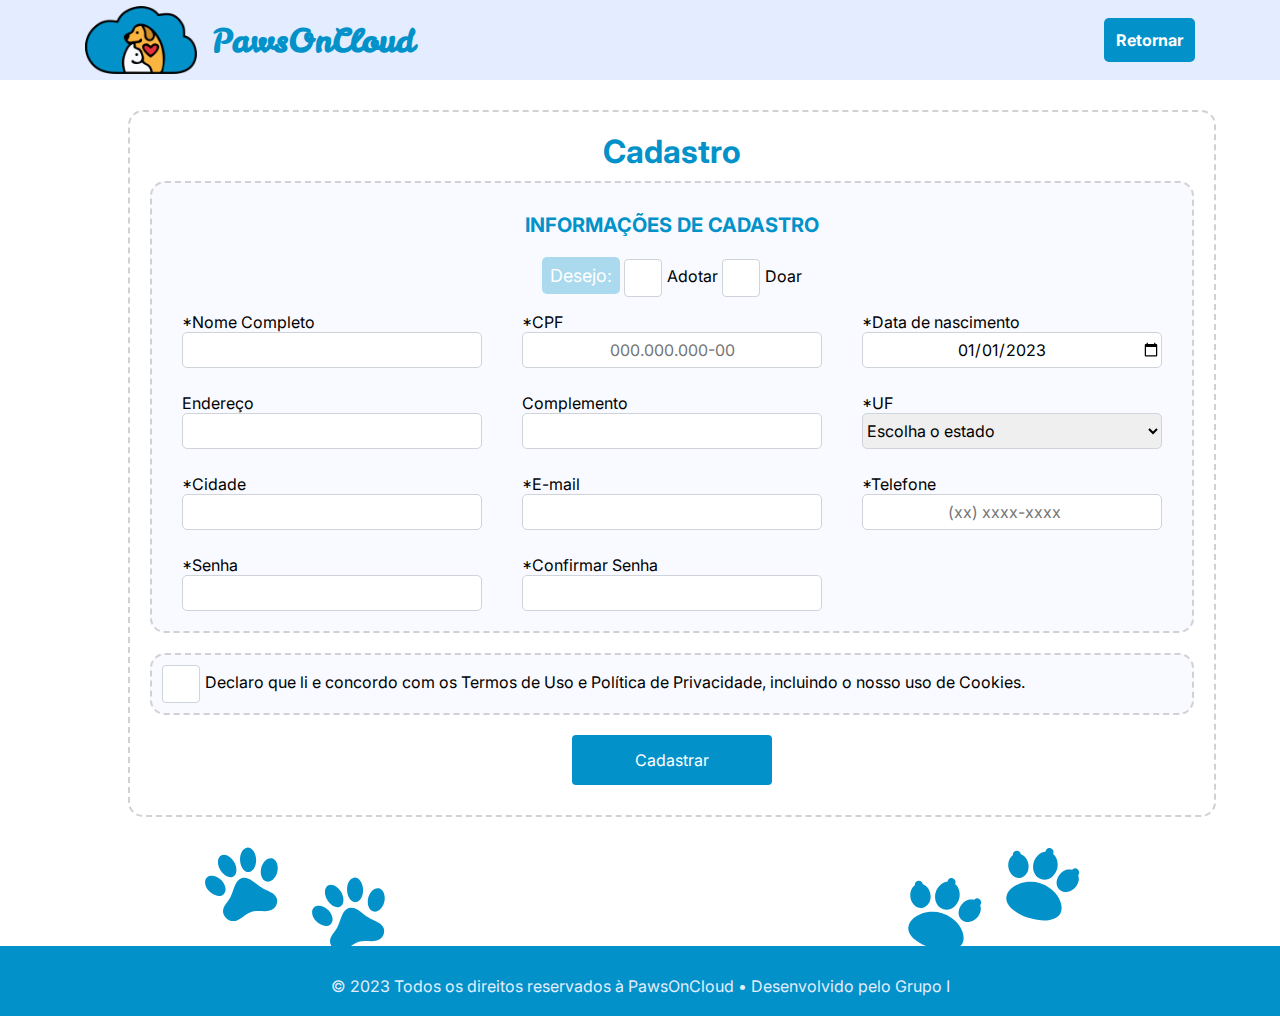
<file: Cadastro.html>
<!DOCTYPE html>
<html lang="pt-br">
<head>
    <meta charset="UTF-8">
    <meta name="viewport" content="width=device-width, initial-scale=1.0">
    <title>Cadastro</title>
    <script src="Arquivos - Js/layoutMobileScript.js" defer></script>
    <link rel="icon" href="Assets/Images/favicon.png"/>
    <!-- <link rel="stylesheet" href="styles/global.css"> -->
    <link rel="stylesheet" href="styles/cadastro.css"/>
    <script src="Arquivos - Js/cadastro.js" defer></script>
</head>
<body>
    <header id="header">
        <div class="containerLogoTitulo">
            <img
            class="logoSite"
            src="Assets/Images/logo.png"
            width="112px"
            height="68px"
            alt="logo do site"
            title="Logo" />
            <h2>PawsOnCloud</h2>
        </div>
        <nav id="nav">
            <ul id="menu" role="menu">
                <li><a class="botaoNavbarRetornar" href="index.html">Retornar</a></li>
            </ul>
        </nav>
    </header>

    <main>
        <fieldset class="box-principal-pagina">
        <h2 id="titulo">Cadastro</h2>
        <fieldset class="box-com-borda-pontilhada" id="box-principal">
        <form action="" method="post" autocomplete="on"><h3 class="titulo-interno">INFORMAÇÕES DE CADASTRO</h3>
            <div class="desejo-adotar">
                        <p id="titulo-marcacao">Desejo:</p>
                        <input type="radio" name="opcao" id="iadotar" class="caixa-marcacao">
                        <label for="iadotar">Adotar</label>

                        <input type="radio" name="opcao" id="idoar" class="caixa-marcacao">
                        <label for="idoar">Doar</label>
            </div>
            <div class="linha">
                <div class="grupo">
                        <label for="nome">*Nome Completo</label>
                        <input type="text" name="nome" id="nome" minlength="5" maxlength="20">
                        <p id="nome-helper" class="helper-text">Mensagem de ajuda</p>
                </div>
                <div class="grupo">  
                        <label for="cpf">*CPF</label>
                        <input type="text" name="cpf" id="cpf" placeholder="000.000.000-00" maxlength="11">
                       <p id="cpf-helper" class="helper-text">Mensagem de ajuda</p>
                </div>
                
                <div class="grupo">
                        <label for="dia">*Data de nascimento</label>
                        <input type="date" name="dia" id="dia" value="2023-01-01">
                </div>
            </div>
            <div class="linha">
                <div class="grupo">
                        <label for="end">Endereço</label>
                        <input type="text" name="end" id="end" required>
                </div>    
                <div class="grupo">    
                        <label for="complemento">Complemento</label>
                        <input type="text" name="complemento" id="complemento" required>
                </div>
                <div class="grupo">
                        <label for="estado">*UF</label>
                        <select name="estado" id="estado">
                            <option value="" disabled selected>Escolha o estado</option>
                            <option value="BA">BA</option>
                            <option value="PR">PR</option>
                            <option value="RJ">RJ</option>
                            <option value="RS">RS</option>
                            <option value="SC">SC</option>
                        </select>
                </div>
            </div>
            <div class="linha">     
                <div class="grupo">   
                        <label for="cidade">*Cidade</label>
                        <input type="text" name="cidade" id="cidade" required>
                </div>
                <div class="grupo">              
                        <label for="email">*E-mail</label>
                        <input type="text" name="email" id="email" required>
                        <p id="email-helper" class="helper-text">Mensagem de ajuda</p>
                </div>
                <div class="grupo">
                        <label for="telefone">*Telefone</label>
                        <input type="number" name="telefone" id="telefone" pattern="^\(\d{2}\)\d{4,5}-\d{4}$" required placeholder="(xx) xxxx-xxxx">
                </div>
            </div>
            <div class="linha">
                <div class="grupo">
                        <label for="senha">*Senha</label>
                        <input type="password" name="senha" id="senha" autocomplete="senha" required>
                        <p id="senha-helper" class="helper-text">Mensagem de ajuda</p>
                </div>
                <div class="grupo">
                        <label for="senha">*Confirmar Senha</label>
                        <input type="password" name="senha" id="senha" autocomplete="senha" required>
                        <p id="senha-helper" class="helper-text">Mensagem de ajuda</p>
                </div>
            </div>
        </form>               
        </fieldset>
        
        <fieldset class="box-com-borda-pontilhada" id="campo-doar">
        <form action="" method="post"><h3 class="titulo-interno">DOAR - INFORMAÇÕES DO PET</h3>
            <div class="linha-caixa">
                
                <label for="nomepet">*Nome do Pet</label>
                <input type="text" name="nome" id="nomepet" required>
            
                <p>Porte:
                <input type="radio" name="tamanho" id="pequeno" class="caixa-marcacao"><label for="pequeno">Pequeno</label>
                <input type="radio" name="tamanho" id="medio" class="caixa-marcacao"><label for="medio">Médio</label>
                <input type="radio" name="tamanho" id="grande" class="caixa-marcacao"><label for="grande">Grande</label>
                </p>
            
                <label for="dade">*Idade</label>
                <input type="text" name="dadepet" id="idadepet" required>
               
                <p>Espécie:
                <input type="radio" name="especie" id="canino" class="caixa-marcacao"><label for="canino">Canino</label>
                <input type="radio" name="especie" id="felino" class="caixa-marcacao"><label for="felino">Felino</label>
                </p>
            
                <label for="pelo">Pelagem</label>
                <input type="text" name="pelo" id="pelo" required>
               
                <label for="peso">*Peso</label>
                <input type="number" name="peso" id="peso" required>
            
                <p>*Carregue uma foto do Pet</p>
                    <div class="box-imagem">
                        <label for="foto" class="botao-foto-pet">Imagem</label>
                        <input type="file" name="foto" id="foto" style="display: none;">
                        <span id="nome-arquivo"></span>
                    </div>
            </div>       
         
        </form>  
        </fieldset>
        
        <fieldset class="box-com-borda-pontilhada" id="campo-adotar">
        <form action="" method="post"><h3 class="titulo-interno">ADOÇÃO - INFORMAÇÕES DO TUTOR</h3>
            <div class="linha-caixa">
                <p id="titulo-marcacao">Você possui outros animais em casa?</p>
                    <input type="radio" name="opcao" id="inao"><label for="inao">Não</label>
                    <input type="radio" name="opcao" id="isim"><label for="isim">Sim</label>
                
                <p>Animais dão gastos com alimentação, higiene e veterinário. Você está ciente?</p>
                    <input type="radio" name="ciente" id="ciente-nao" ><label for="ciente-nao">Não</label>
                    <input type="radio" name="ciente" id="ciente-sim" ><label for="ciente-sim">Sim</label>
                
                <p>Sua residencia oferece segurança para o animal?</p>
                    <input type="radio" name="seguranca" id="seg-nao" ><label for="seg-nao">Não</label>
                    <input type="radio" name="seguranca" id="seg-sim" ><label for="seg-sim">Sim</label>
                
                <p>Quais características você procura?</p>
                <p>Espécie</p>
                    <input type="radio" name="especie" id="caninos"><label for="caninos">Canino</label>
                    <input type="radio" name="especie" id="felinos"><label for="felinos">Felino</label>
                <p>Porte:</p>
                    <input type="radio" name="tamanho" id="pequenos"><label for="pequenos">Pequeno</label>
                    <input type="radio" name="tamanho" id="medios"><label for="medios">Médio</label>
                    <input type="radio" name="tamanho" id="grandes"><label for="grandes">Grande</label>
              
            </div>
        </form>
        </fieldset>

        <fieldset class="box-com-borda-pontilhada">
            <form action="">
                <input type="checkbox" name="termos" id="termos">
                <label for="termos">Declaro que li e concordo com os Termos de Uso e Política de Privacidade, incluindo o nosso uso de Cookies.</label>
            </form>
        </fieldset>

        <button id="botao">Cadastrar</button>
        <div id="popupCadastro" class="popup">
            <div class="popup-content">
                <p>Cadastro finalizado com sucesso!</p>
                <button onclick="fecharPopup()"> <a href="index.html">Fechar</a></button>
            </div>
        </div>
        

        
        </fieldset>
        
    </main>
    <footer>
        <div class="containerPatinhas">
            <div class="containerPatinhasDog">
                <img
                    class="patinhaDogEsquerda"
                    src="Assets/Images/pata dog.svg"
                    width="83px"
                    height="75px" />
                <img
                    class="patinhaDogDireita"
                    src="Assets/Images/pata dog.svg"
                    width="83px"
                    height="75px" />
            </div>
            <div class="containerPatinhasCat">
                <img
                    class="patinhaCatEsquerda"
                    src="Assets/Images/pata cat.svg"
                    width="74px"
                    height="75px" />
                <img
                    class="patinhaCatDireita"
                    src="Assets/Images/pata cat.svg"
                    width="74px"
                    height="75px" />
            </div>
        </div>
        <div class="containerCatDogLinks">
            <img
                class="dogImageFooter"
                src="Assets/Images/dog icon.png"
                width="243px"
                height="170px" />

            <div class="containerFooterInfos">
                <p>
                    © 2023 Todos os direitos reservados à PawsOnCloud • Desenvolvido pelo Grupo I
                </p>
            </div>

            <img
                class="catImageFooter"
                src="Assets/Images/cat icon.png"
                width="121px"
                height="138px" />
        </div>
    </footer>
</body>
</html>
</file>
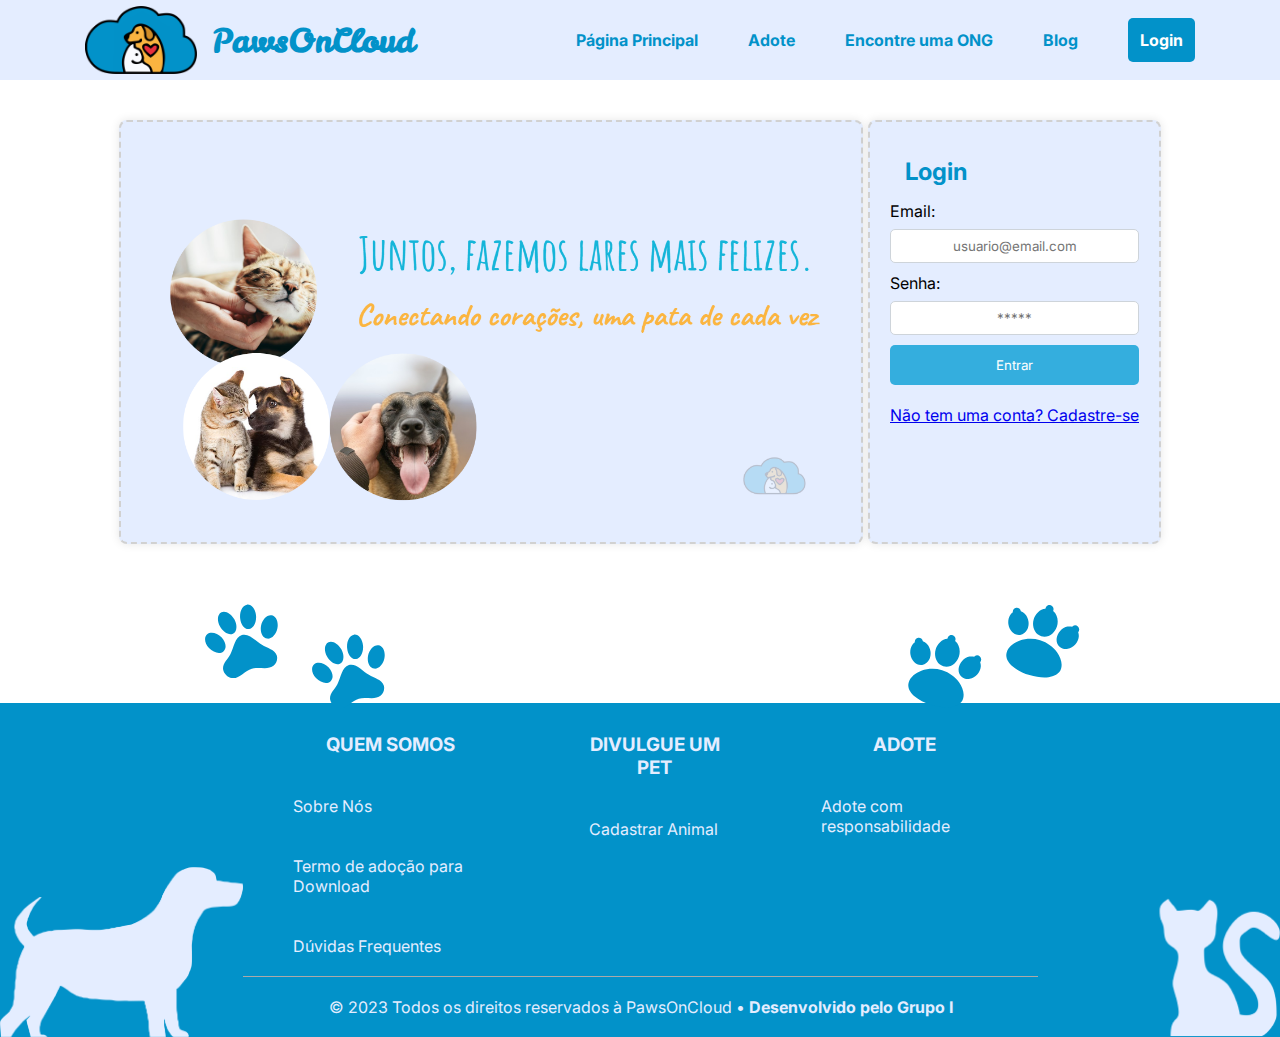
<file: Login.html>
<!DOCTYPE html>
<html lang="pt-br">

<head>
	<meta charset="UTF-8" />
	<meta name="viewport" content="width=device-width, initial-scale=1.0" />
	<title>Página Principal</title>
	<link rel="icon" href="Assets/Images/favicon.png" />
	<link rel="stylesheet" href="styles/global.css" />
	<link rel="stylesheet" href="styles/login.css" />
	<script src="Arquivos - Js/login.js" defer></script>
</head>
<body>
	<header id="header">
		<div class="containerLogoTitulo">
			<img
			class="logoSite"
			src="./Assets/Images/logo.png"
			width="112px"
			height="68px"
			alt="logo do site"
			title="Logo" />
			<h2>PawsOnCloud</h2>
		</div>
		<nav id="nav">
			<button id="btn-mobile" aria-expanded="false" aria-controls="menu" aria-haspopup="true" aria-label="Abrir menu"><span id="hamburger"></span></button>
			<ul id="menu" role="menu">
				<li><a class="botaoNavbarHome" href="index.html">Página Principal</a></li>
				<li><a class="botaoNavbarAdote" href="Adote.html">Adote</a></li>
				<li><a class="botaoNavbarOng" href="Ong.html">Encontre uma ONG</a></li>
				<li><a class="botaoNavbarBlog" href="Blog.html">Blog</a></li>
				<li><a class="botaoNavbarLogin" href="Login.html">Login</a></li>
			</ul>
		</nav>
	</header>

	<main>
		
        <div class="container">
            <div class="center-box">
                <img src="Assets/Images/loginImages/login-img.png" alt="Logo PawsOnCloud" >
              
            </div>
            <div class="login-box">
                <h2>Login</h2>
                <form>

                    <label for="email">Email:</label>
                    <input type="text" id="email" name="email" placeholder="usuario@email.com" required>
                    <p id="email-helper" class="helper-text">Mensagem de ajuda</p>
    
                    <label for="password">Senha:</label>
                    <input type="password" id="password" name="password" placeholder="*****" required>
                    <p id="password-helper" class="helper-text">Mensagem de ajuda</p>
    
                    <button type="submit">Entrar</button>

                    <a href="Cadastro.html">Não tem uma conta? Cadastre-se</a>
                </form>
            </div>
        </div>
			
	</main>

	<footer class="container-missao">
		<div class="containerPatinhas">
			<div class="containerPatinhasDog">
				<img class="patinhaDogEsquerda" src="Assets/Images/pata dog.svg" width="83px" height="75px"
					alt="Pata esquerda" />
				<img class="patinhaDogDireita" src="Assets/Images/pata dog.svg" width="83px" height="75px"
					alt="Pata direita" />
			</div>
			<div class="containerPatinhasCat">
				<img class="patinhaCatEsquerda" src="./Assets/Images/pata cat.svg" width="74px" height="75px"
					alt="Pata esquerda" />
				<img class="patinhaCatDireita" src="./Assets/Images/pata cat.svg" width="74px" height="75px"
					alt="Pata direita" />
			</div>
		</div>
		<div class="containerCatDogLinks">
			<img class="dogImageFooter" src="./Assets/Images/dog icon.png" width="243px" height="170px"
				alt="Imagem de um cachorro" />

			<div class="containerFooterInfos">
				<div class="containerLinks">
					<div class="colunaLinksQuemSomos">
						<h3>Quem Somos</h3>
						<a href="#">Sobre Nós</a>
						<a href="#">Termo de adoção para Download</a>
						<a href="#">Dúvidas Frequentes</a>
					</div>
					<div class="colunaLinksDivulgueUmPet">
						<h3>Divulgue um Pet</h3>
						<a href="#">Cadastrar Animal</a>
					</div>
					<div class="colunaLinksAdote">
						<h3>Adote</h3>
						<a href="#">Adote com responsabilidade</a>
					</div>
				</div>
				<p class="copyrightParagrfo"
				>© 2023 Todos os direitos reservados à PawsOnCloud •
				<a
					href="https://github.com/brunagiammelaro/sprint2-proz#readme"
					target="_blank">
					<abbr title="Acessar o repositório do projeto no GitHub">Desenvolvido pelo Grupo I</abbr>
				</a>
			</p>
	</div>

			<img class="catImageFooter" src="./Assets/Images/cat icon.png" width="121px" height="138px"
				alt="Imagem de um gato" />
		</div>
	</footer>
</body>

</html>
</file>
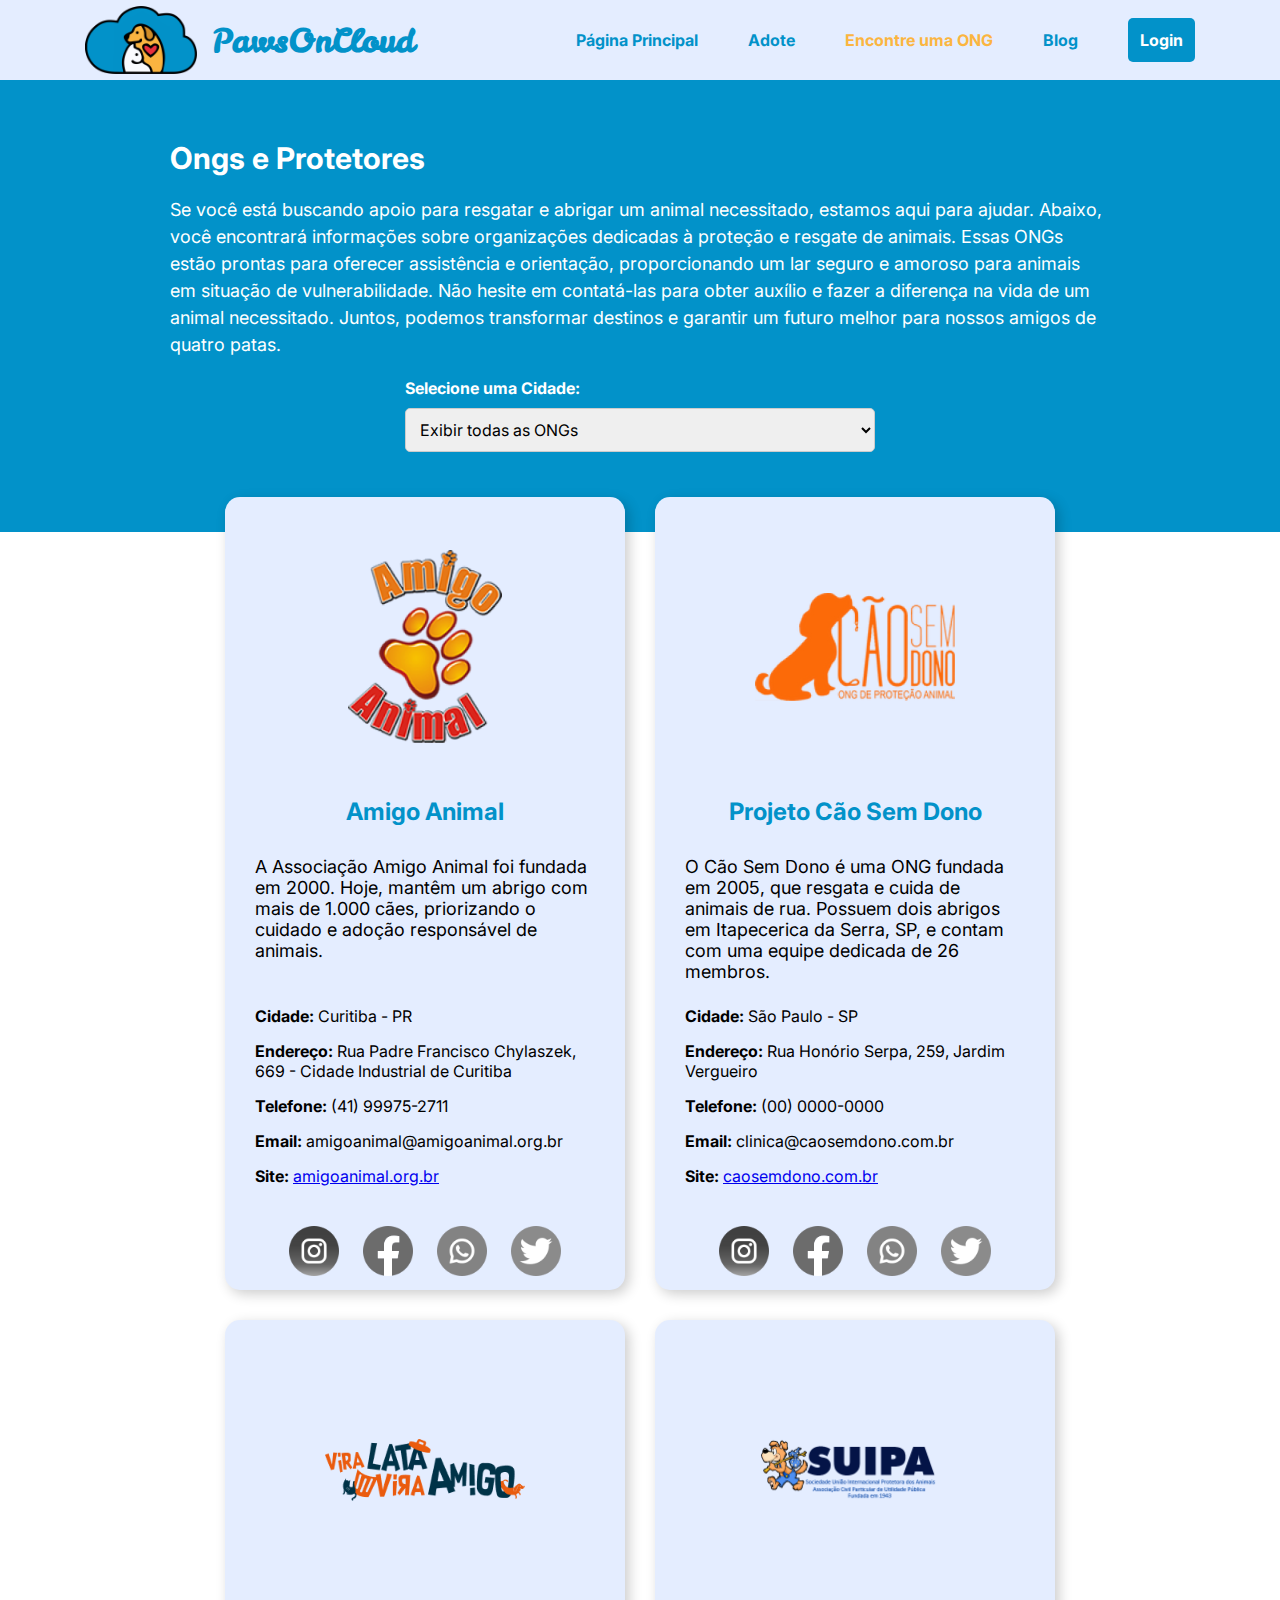
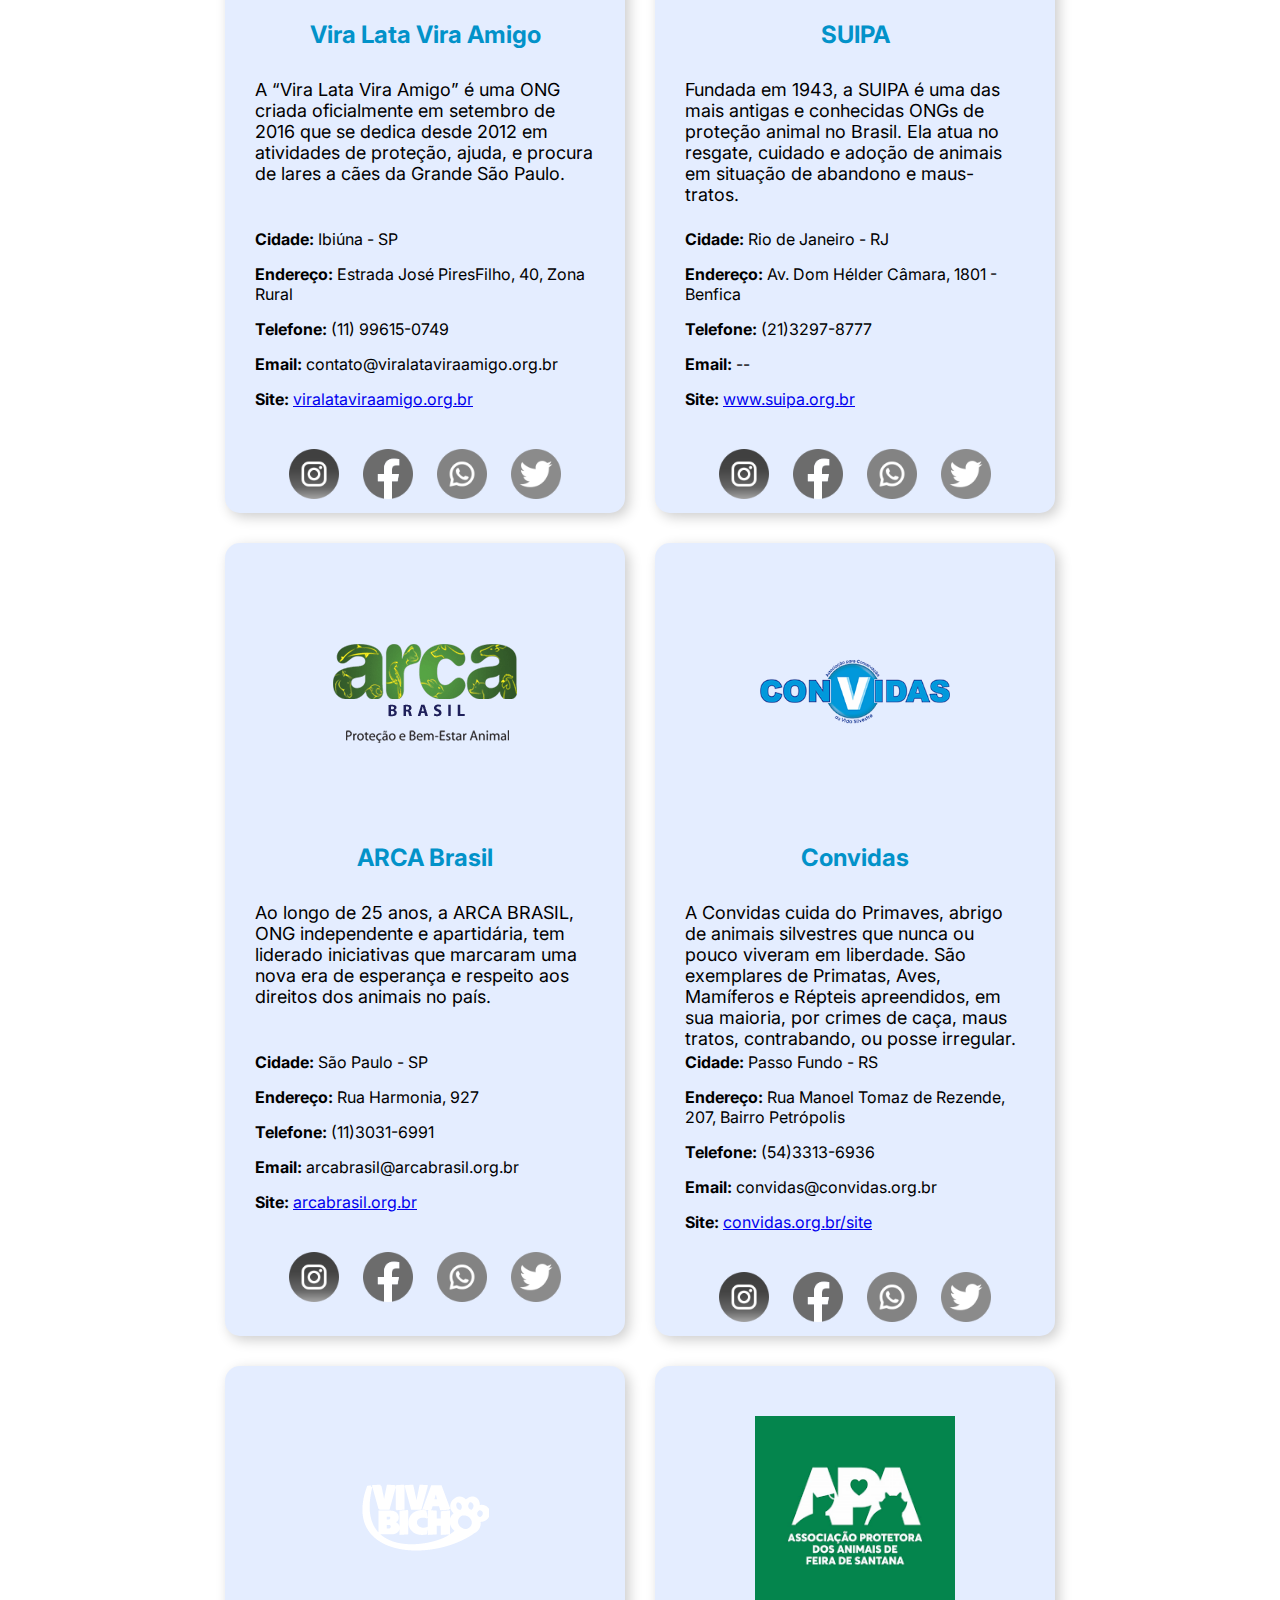
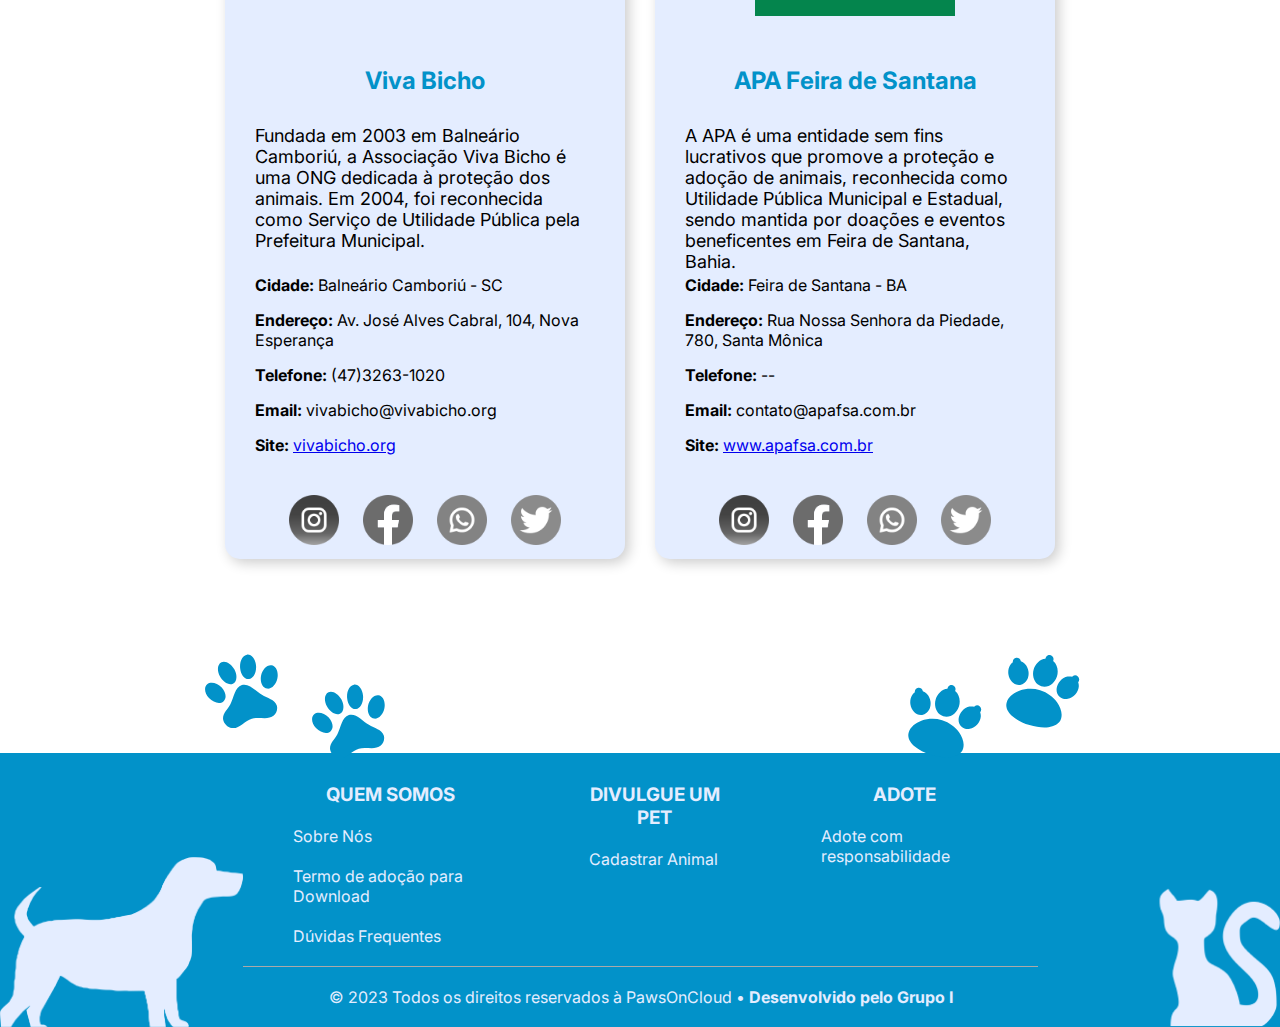
<file: Ong.html>
<!DOCTYPE html>
<html lang="pt-br">
	<head>
		<meta charset="UTF-8" />
		<meta name="viewport" content="width=device-width, initial-scale=1.0" />
		<title>PawsOnCloud - ONGs</title>
		<link rel="icon" href="Assets/Images/favicon.png" />
		<link rel="stylesheet" href="styles/global.css" />
		<link rel="stylesheet" href="styles/ong.css" />
		<script src="Arquivos - Js/layoutMobileScript.js" defer></script>
		<script src="Arquivos - Js/ong.js" defer></script>
	</head>
	<body>
		<header id="header">
			<div class="containerLogoTitulo">
				<img
					class="logoSite"
					src="Assets/Images/logo.png"
					width="112px"
					height="68px"
					alt="logo do site"
					title="Logo" />
				<h2>PawsOnCloud</h2>
			</div>
			<nav id="nav">
				<button
					id="btn-mobile"
					aria-expanded="false"
					aria-controls="menu"
					aria-haspopup="true"
					aria-label="Abrir menu"
					><span id="hamburger"></span
				></button>
				<ul id="menu" role="menu">
					<li><a class="botaoNavbarHome" href="index.html">Página Principal</a></li>
					<li><a class="botaoNavbarAdote" href="Adote.html">Adote</a></li>
					<li><a class="botaoNavbarOng" href="Ong.html">Encontre uma ONG</a></li>
					<li><a class="botaoNavbarBlog" href="Blog.html">Blog</a></li>
					<li><a class="botaoNavbarLogin" href="Login.html">Login</a></li>
				</ul>
			</nav>
		</header>

		<main>
			<section class="bannerOngsSection">
				<h1>Ongs e Protetores</h1>
				<p
					>Se você está buscando apoio para resgatar e abrigar um
					animal necessitado, estamos aqui para ajudar. Abaixo, você
					encontrará informações sobre organizações dedicadas à
					proteção e resgate de animais. Essas ONGs estão prontas para
					oferecer assistência e orientação, proporcionando um lar
					seguro e amoroso para animais em situação de
					vulnerabilidade. Não hesite em contatá-las para obter
					auxílio e fazer a diferença na vida de um animal
					necessitado. Juntos, podemos transformar destinos e garantir
					um futuro melhor para nossos amigos de quatro patas.</p
				>
				<div class="containerPesquisa">
					<label for="seletorDeCidade">Selecione uma Cidade:</label>

					<select name="seletorDeCidade" id="seletorDeCidade">
						<!-- Conteudo injetado pelo JS -->
					</select>
				</div>
			</section>

			<section class="cardsOngsSection" id="cardsOngsSection">
				<!-- Conteudo injetado pelo JS -->
			</section>
		</main>

		<footer>
			<div class="containerPatinhas">
				<div class="containerPatinhasDog">
					<img
						class="patinhaDogEsquerda"
						src="Assets/Images/pata dog.svg"
						width="83px"
						height="75px" />
					<img
						class="patinhaDogDireita"
						src="Assets/Images/pata dog.svg"
						width="83px"
						height="75px" />
				</div>
				<div class="containerPatinhasCat">
					<img
						class="patinhaCatEsquerda"
						src="Assets/Images/pata cat.svg"
						width="74px"
						height="75px" />
					<img
						class="patinhaCatDireita"
						src="Assets/Images/pata cat.svg"
						width="74px"
						height="75px" />
				</div>
			</div>
			<div class="containerCatDogLinks">
				<img
					class="dogImageFooter"
					src="Assets/Images/dog icon.png"
					width="243px"
					height="170px" />

				<div class="containerFooterInfos">
					<div class="containerLinks">
						<div class="colunaLinksQuemSomos">
							<h3>Quem Somos</h3>
							<a href="#">Sobre Nós</a>
							<a href="#">Termo de adoção para Download</a>
							<a href="#">Dúvidas Frequentes</a>
						</div>
						<div class="colunaLinksDivulgueUmPet">
							<h3>Divulgue um Pet</h3>
							<a href="#">Cadastrar Animal</a>
						</div>
						<div class="colunaLinksAdote">
							<h3>Adote</h3>
							<a href="#">Adote com responsabilidade</a>
						</div>
					</div>
					<p class="copyrightParagrfo"
						>© 2023 Todos os direitos reservados à PawsOnCloud •
						<a
							href="https://github.com/brunagiammelaro/sprint2-proz#readme"
							target="_blank">
							<abbr
								title="Acessar o repositório do projeto no GitHub"
								>Desenvolvido pelo Grupo I</abbr
							>
						</a>
					</p>
				</div>

				<img
					class="catImageFooter"
					src="Assets/Images/cat icon.png"
					width="121px"
					height="138px" />
			</div>
		</footer>
	</body>
</html>
</file>
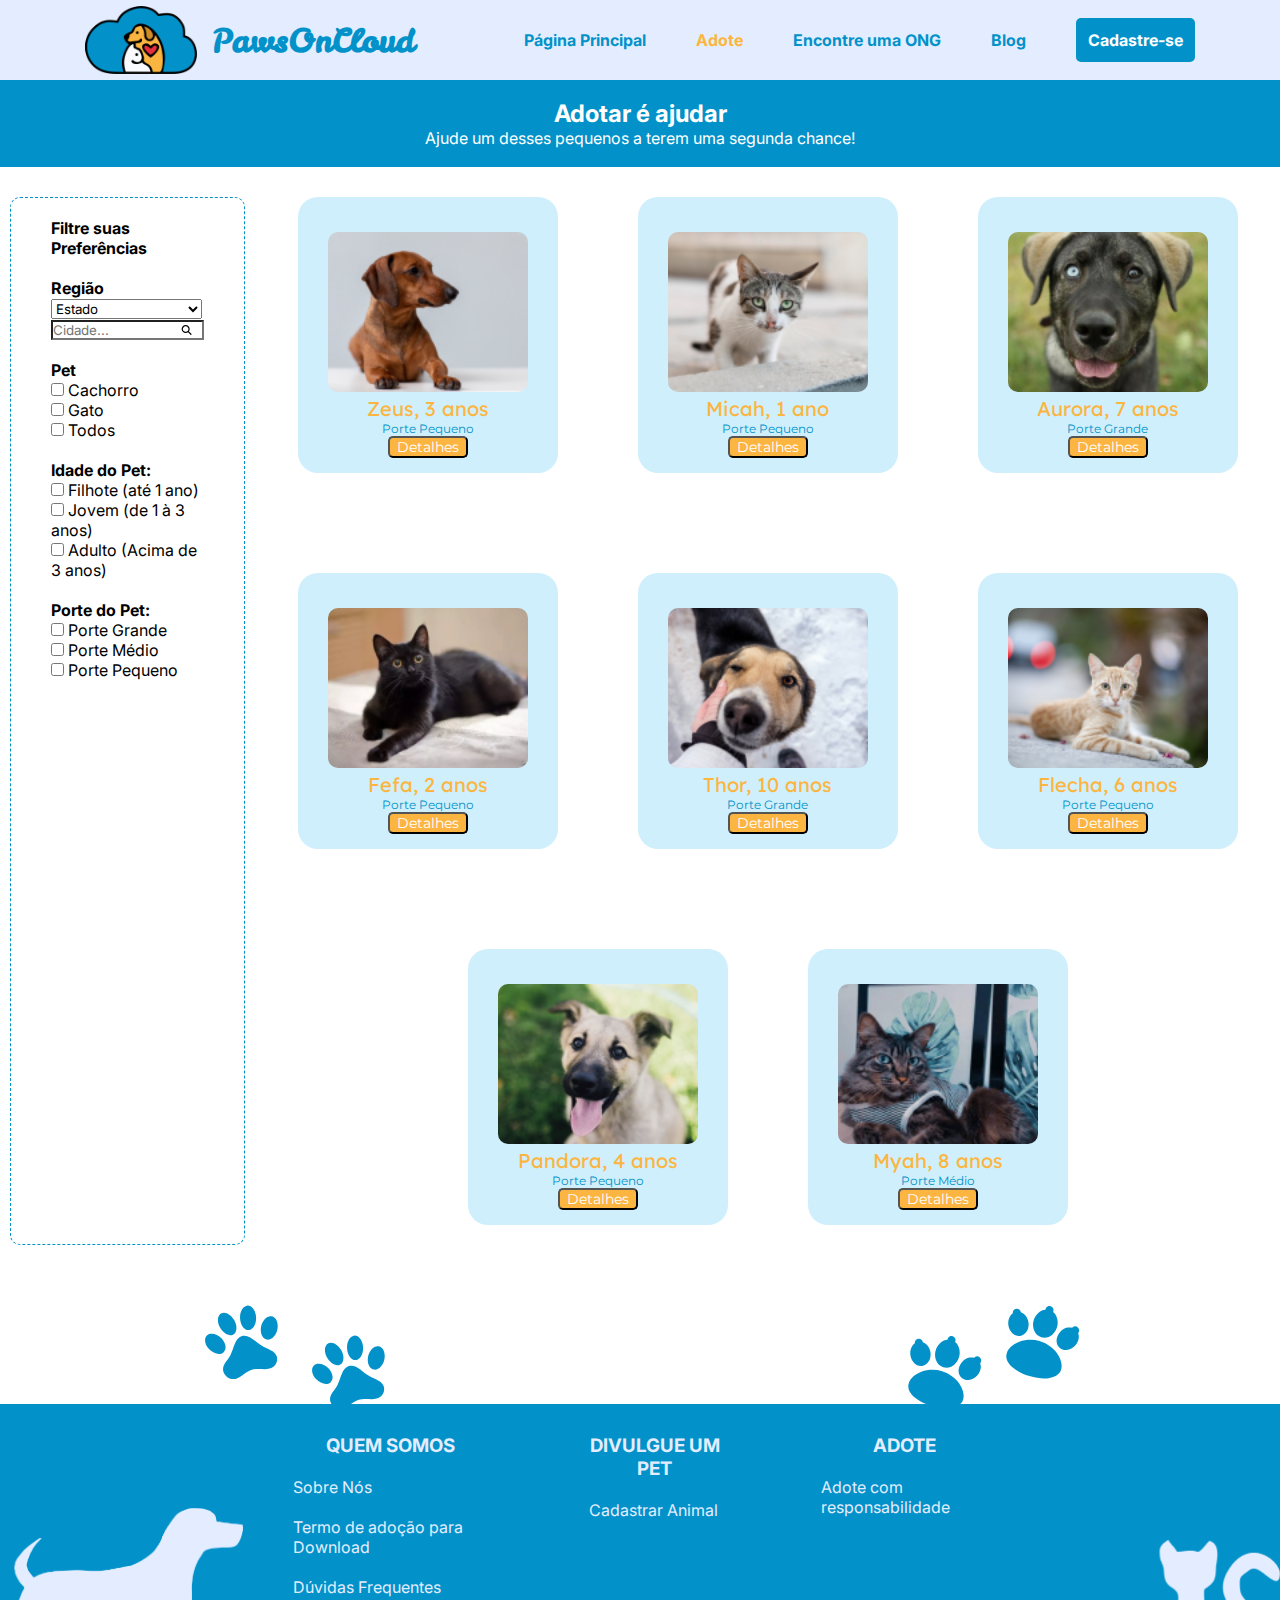
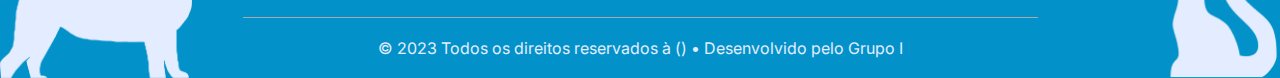
<file: Página - HTML/Adote.html>
<!DOCTYPE html>
<html lang="pt-br">
	<head>
		<meta charset="UTF-8" />
		<meta name="viewport" content="width=device-width, initial-scale=1.0" />
		<title>Adote</title>
		<link rel="icon" href="Assets/Images/favicon.png" />
		<link rel="stylesheet" href="styles/global.css" />
		<link rel="stylesheet" href="styles/adote.css" />
		<script src="../Arquivos - Js/layoutMobileScript.js" defer></script>
	</head>
	<body>
		<header id="header">
			<div class="containerLogoTitulo">
				<img
				class="logoSite"
				src="../Página - HTML/Assets/Images/logo.png"
				width="112px"
				height="68px"
				alt="logo do site"
				title="Logo" />
				<h2>PawsOnCloud</h2>
			</div>
			<nav id="nav">
				<button id="btn-mobile" aria-expanded="false" aria-controls="menu" aria-haspopup="true" aria-label="Abrir menu"><span id="hamburger"></span></button>
				<ul id="menu" role="menu">
					<li><a class="botaoNavbarHome" href="index.html">Página Principal</a></li>
					<li><a class="botaoNavbarAdote" href="Adote.html">Adote</a></li>
					<li><a class="botaoNavbarOng" href="Ong.html">Encontre uma ONG</a></li>
					<li><a class="botaoNavbarBlog" href="Blog.html">Blog</a></li>
					<li><a class="botaoNavbarCadastro" href="Cadastro.html">Cadastre-se</a></li>
				</ul>
			</nav>
		</header>

		<main>
			<div class="banneradote">
				<h2>Adotar é ajudar</h2>
				<p>Ajude um desses pequenos a terem uma segunda chance!</p>
			</div>
		</main>
			<section>
				<div class="filtro">
					<p><b>Filtre suas Preferências</b></p><br>
					<p><b>Região</b></p>
					<label><select name="regiao">
						<option value="" selected>Estado</option>
						<option value="AL">Alagoas</option>
						<option value="AP">Amapá</option>
						<option value="AM">Amazonas</option>
						<option value="BA">Bahia</option>
						<option value="CE">Ceará</option>
						<option value="DF">Distrito Federal</option>
						<option value="ES">Espírito Santo</option>
						<option value="GO">Goiás</option>
						<option value="MA">Maranhão</option>
						<option value="MT">Mato Grosso</option>
						<option value="MS">Mato Grosso do Sul</option>
						<option value="MG">Minas Gerais</option>
						<option value="PA">Pará</option>
						<option value="PB">Paraíba</option>
						<option value="PR">Paraná</option>
						<option value="PE">Pernambuco</option>
						<option value="PI">Piauí</option>
						<option value="RJ">Rio de Janeiro</option>
						<option value="RN">Rio Grande do Norte</option>
						<option value="RS">Rio Grande do Sul</option>
						<option value="RO">Rondônia</option>
						<option value="RR">Roraima</option>
						<option value="SC">Santa Catarina</option>
						<option value="SE">Sergipe</option>
						<option value="TO">Tocantins</option>
					</select></label><br>
					<label><input type="search" placeholder="Cidade..." class="input-icon"></label><br>
				
					<br>
					<p><b>Pet</b></p>
            		<label for="cachorro"><input type="checkbox"> Cachorro</label><br>
            		<label for="gato"><input type="checkbox"> Gato</label><br>
					<label for="todos"><input type="checkbox"> Todos</label><br>

					<br>
					<p><b>Idade do Pet:</b></p>
					<label for="filhote"><input type="checkbox"> Filhote (até 1 ano)</label><br>
					<label for="jovem"><input type="checkbox"> Jovem (de 1 à 3 anos)</label><br>
					<label for="adulto"><input type="checkbox"> Adulto (Acima de 3 anos)</label><br>

					<br>
					<p><b>Porte do Pet:</b></p>
					<label for="grande"><input type="checkbox"> Porte Grande</label><br>
					<label for="medio"><input type="checkbox"> Porte Médio</label><br>
					<label for="pequeno"><input type="checkbox"> Porte Pequeno</label><br>

					<br>
				</div>

				<div class="perfis">
					<div id="zeus">
						<br>
						<img src="Assets/Images/adoteImages/cao 1.png.png" alt="cachorro" title="cachorro">
						<h3>Zeus, 3 anos</h3>
						<p>Porte Pequeno</p>
						<button type="submit">Detalhes</button>
					</div>
					<div class="micah">
						<br>
						<img src="Assets/Images/adoteImages/gato 1.png" alt="gato" title="gato">
						<h3>Micah, 1 ano</h3>
						<p>Porte Pequeno</p>
						<button type="submit">Detalhes</button>
					</div>
					<div class="aurora">
						<br>
						<img src="Assets/Images/adoteImages/cao 2.png" alt="cachorro" title="cachorro">
						<h3>Aurora, 7 anos</h3>
						<p>Porte Grande</p>
						<button type="submit">Detalhes</button>
					</div>
					<div class="fefa">
						<br>
						<img src="Assets/Images/adoteImages/gato 2.png" alt="gato" title="gato">
						<h3>Fefa, 2 anos</h3>
						<p>Porte Pequeno</p>
						<button type="submit">Detalhes</button>
					</div>
					<div class="thor">
						<br>
						<img src="Assets/Images/adoteImages/cao 3.png" alt="cachorro" title="cachorro" >
						<h3>Thor, 10 anos</h3>
						<p>Porte Grande</p>
						<button type="submit">Detalhes</button>
					</div>
					<div class="flecha">
						<br>
						<img src="Assets/Images/adoteImages/gato 3.png" alt="gato" title="gato">
						<h3>Flecha, 6 anos</h3>
						<p>Porte Pequeno</p>
						<button type="submit">Detalhes</button>
					</div>
					<div class="pandora">
						<br>
						<img src="Assets/Images/adoteImages/cao 4.png" alt="cachorro" title="cachorro">
						<h3>Pandora, 4 anos</h3>
						<p>Porte Pequeno</p>
						<button type="submit">Detalhes</button>
					</div>
					<div class="myah">
						<br>
						<img src="Assets/Images/adoteImages/gato 4.png" alt="gato" title="gato">
						<h3>Myah, 8 anos</h3>
						<p>Porte Médio</p>
						<button type="submit">Detalhes</button>
					</div>
				</div>
				<!--
				<div class="pagina">
					<nav>
						<button><a href=""><</a></button>
						<button><a href="">1</a></button>
						<button><a href="">2</a></button>
						<button><a href="">></a></button>
					</nav>
				</div>
				-->
			</section>
		<footer>
			<div class="containerPatinhas">
				<div class="containerPatinhasDog">
					<img
						class="patinhaDogEsquerda"
						src="../Página - HTML/Assets/Images/pata dog.svg"
						width="83px"
						height="75px" />
					<img
						class="patinhaDogDireita"
						src="../Página - HTML/Assets/Images/pata dog.svg"
						width="83px"
						height="75px" />
				</div>
				<div class="containerPatinhasCat">
					<img
						class="patinhaCatEsquerda"
						src="../Página - HTML/Assets/Images/pata cat.svg"
						width="74px"
						height="75px" />
					<img
						class="patinhaCatDireita"
						src="../Página - HTML/Assets/Images/pata cat.svg"
						width="74px"
						height="75px" />
				</div>
			</div>
			<div class="containerCatDogLinks">
				<img
					class="dogImageFooter"
					src="../Página - HTML/Assets/Images/dog icon.png"
					width="243px"
					height="170px" />

				<div class="containerFooterInfos">
					<div class="containerLinks">
						<div class="colunaLinksQuemSomos">
							<h3>Quem Somos</h3>
							<a href="#">Sobre Nós</a>
							<a href="#">Termo de adoção para Download</a>
							<a href="#">Dúvidas Frequentes</a>
						</div>
						<div class="colunaLinksDivulgueUmPet">
							<h3>Divulgue um Pet</h3>
							<a href="#">Cadastrar Animal</a>
						</div>
						<div class="colunaLinksAdote">
							<h3>Adote</h3>
							<a href="#">Adote com responsabilidade</a>
						</div>
					</div>
					<p
						>© 2023 Todos os direitos reservados à () • Desenvolvido
						pelo Grupo I</p
					>
				</div>

				<img
					class="catImageFooter"
					src="../Página - HTML/Assets/Images/cat icon.png"
					width="121px"
					height="138px" />
			</div>
		</footer>
	</body>
</html>
</file>
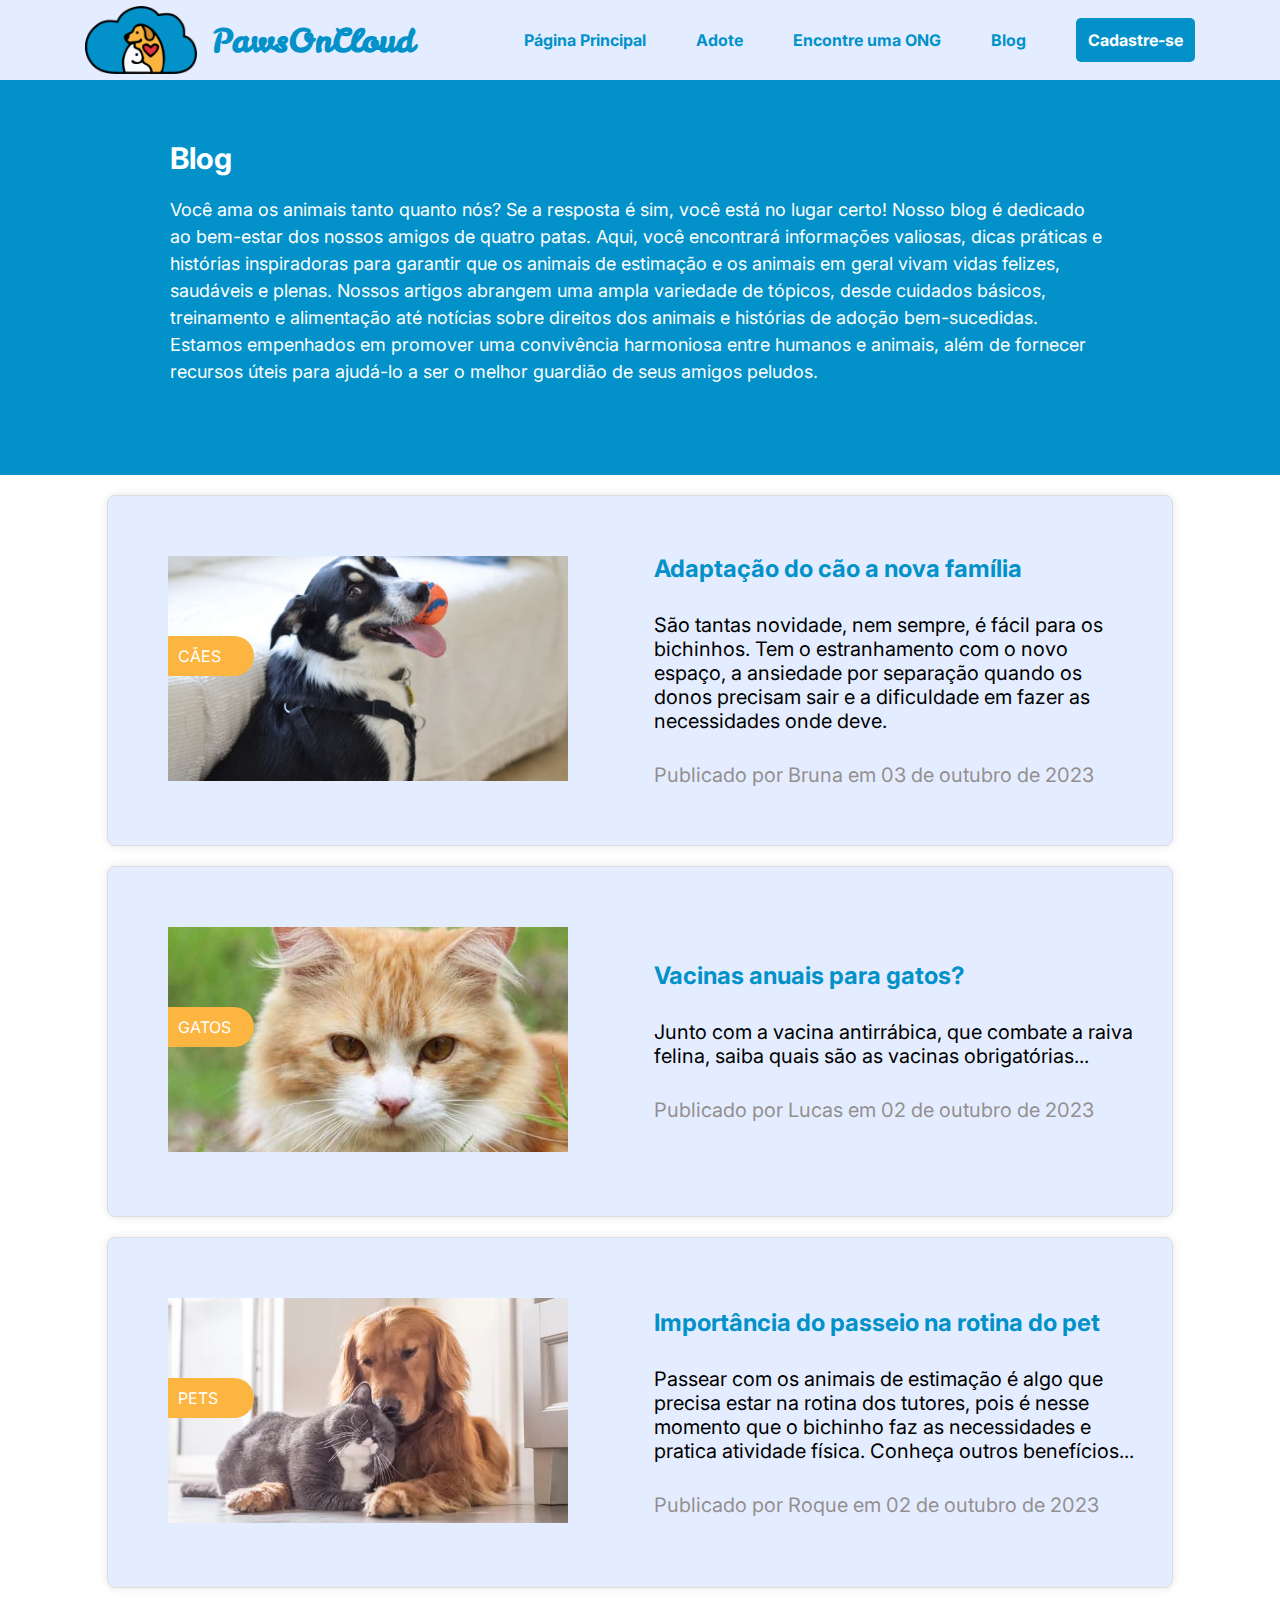
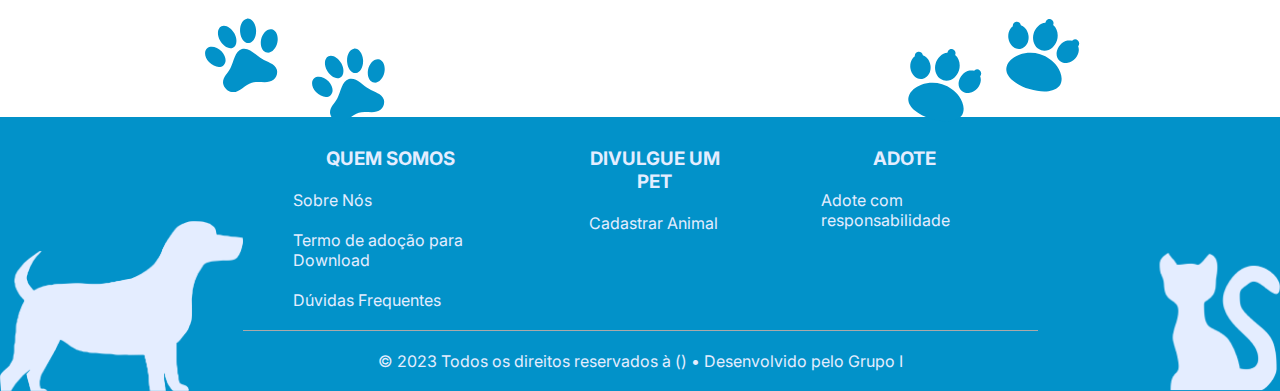
<file: Página - HTML/Blog.html>
<!DOCTYPE html>
<html lang="pt-br">
<head>
    <meta charset="UTF-8">
    <meta name="viewport" content="width=device-width, initial-scale=1.0">
    <title>Blog</title>
    <link rel="icon" href="Assets/Images/favicon.png"/>
    <link rel="stylesheet" href="styles/global.css" />
    <link rel="stylesheet" href="styles/blog.css" />
    <script src="../Arquivos - Js/layoutMobileScript.js" defer></script>
</head>
<body>
    <header id="header">
        <div class="containerLogoTitulo">
            <img
            class="logoSite"
            src="../Página - HTML/Assets/Images/logo.png"
            width="112px"
            height="68px"
            alt="logo do site"
            title="Logo" />
            <h2>PawsOnCloud</h2>
        </div>
        <nav id="nav">
            <button id="btn-mobile" aria-expanded="false" aria-controls="menu" aria-haspopup="true" aria-label="Abrir menu"><span id="hamburger"></span></button>
            <ul id="menu" role="menu">
                <li><a class="botaoNavbarHome" href="index.html">Página Principal</a></li>
                <li><a class="botaoNavbarAdote" href="Adote.html">Adote</a></li>
                <li><a class="botaoNavbarOng" href="Ong.html">Encontre uma ONG</a></li>
                <li><a class="botaoNavbarBlog" href="Blog.html">Blog</a></li>
                <li><a class="botaoNavbarCadastro" href="Cadastro.html">Cadastre-se</a></li>
            </ul>
        </nav>
    </header>
<div>
        <main>
            <section class="bannerBlogSection">
            <h1>Blog</h1>
                <p>
                    Você ama os animais tanto quanto nós? Se a resposta é sim, você está no lugar certo! Nosso blog é dedicado ao bem-estar dos nossos amigos de quatro patas. Aqui, você encontrará informações valiosas, dicas práticas e histórias inspiradoras para garantir que os animais de estimação e os animais em geral vivam vidas felizes, saudáveis e plenas. Nossos artigos abrangem uma ampla variedade de tópicos, desde cuidados básicos, treinamento e alimentação até notícias sobre direitos dos animais e histórias de adoção bem-sucedidas. Estamos empenhados em promover uma convivência harmoniosa entre humanos e animais, além de fornecer recursos úteis para ajudá-lo a ser o melhor guardião de seus amigos peludos.
                </p>
            </section>
            
            <section class="post-blog">
            <div class="post-imagem">
                <img src="Assets/Images/blog/imagem1.png" alt="imagem de cão" class="post-imagem" >
                <p class="overlay-rectangle">CÃES</p>
            </div>
            <div  class="post-content">
                <h2><a href="">Adaptação do cão a nova família</a></h2>
                <p class="postagem-blog">São tantas novidade, nem sempre, é fácil para os bichinhos. Tem o estranhamento com o novo espaço, a ansiedade por separação quando os donos precisam sair e a dificuldade em fazer as necessidades onde deve.</p>
                <p class="autor">Publicado por Bruna em 03 de outubro de 2023</p>
            </div>
            </section>

            <section class="post-blog">
                <div class="post-imagem">
                    <img src="Assets/Images/blog/imagem2.png" alt="imagem de cão" class="post-imagem" >
                    <p class="overlay-rectangle">GATOS</p>
                </div>
            <div  class="post-content">
                <h2><a href="">Vacinas anuais para gatos?</a></h2>
                <p class="postagem-blog">Junto com a vacina antirrábica, que combate a raiva felina, saiba quais são as vacinas obrigatórias...</p>
                <p class="autor">Publicado por Lucas em 02 de outubro de 2023</p>
            </div>
            </section>

            <section class="post-blog">
                <div class="post-imagem">
                    <img src="Assets/Images/blog/imagem3.png" alt="imagem de cão" class="post-imagem" >
                    <p class="overlay-rectangle">PETS</p>
                </div>
            <div class="post-content">
                <h2> <a href="">Importância do passeio na rotina do pet</a></h2>
                <p class="postagem-blog">Passear com os animais de estimação é algo que precisa estar na rotina dos tutores, pois é nesse momento que o bichinho faz as necessidades e pratica atividade física. Conheça outros benefícios...</p>
                <p class="autor">Publicado por Roque em 02 de outubro de 2023</p>
                </div>
            </section>
        </main>
    </div>
    <footer>
        <div class="containerPatinhas">
            <div class="containerPatinhasDog">
                <img
                class="patinhaDogEsquerda"
                    src="../Página - HTML/Assets/Images/pata dog.svg"
                    width="83px"
                    height="75px" />
                <img
                class="patinhaDogDireita"
                src="../Página - HTML/Assets/Images/pata dog.svg"
                width="83px"
                height="75px" />
            </div>
            <div class="containerPatinhasCat">
                <img
                class="patinhaCatEsquerda"
                src="../Página - HTML/Assets/Images/pata cat.svg"
                width="74px"
                height="75px" />
                <img
                class="patinhaCatDireita"
                    src="../Página - HTML/Assets/Images/pata cat.svg"
                    width="74px"
                    height="75px" />
            </div>
        </div>
        <div class="containerCatDogLinks">
            <img
            class="dogImageFooter"
            src="../Página - HTML/Assets/Images/dog icon.png"
            width="243px"
            height="170px" />
            
            <div class="containerFooterInfos">
                <div class="containerLinks">
                    <div class="colunaLinksQuemSomos">
                        <h3>Quem Somos</h3>
                        <a href="#">Sobre Nós</a>
                        <a href="#">Termo de adoção para Download</a>
                        <a href="#">Dúvidas Frequentes</a>
                    </div>
                    <div class="colunaLinksDivulgueUmPet">
                        <h3>Divulgue um Pet</h3>
                        <a href="#">Cadastrar Animal</a>
                    </div>
                    <div class="colunaLinksAdote">
                        <h3>Adote</h3>
                        <a href="#">Adote com responsabilidade</a>
                    </div>
                </div>
                <p>© 2023 Todos os direitos reservados à () • Desenvolvido
                    pelo Grupo I</p>
            </div>

            <img
            class="catImageFooter"
            src="../Página - HTML/Assets/Images/cat icon.png"
            width="121px"
            height="138px" />
        </div>
    </footer>
</file>
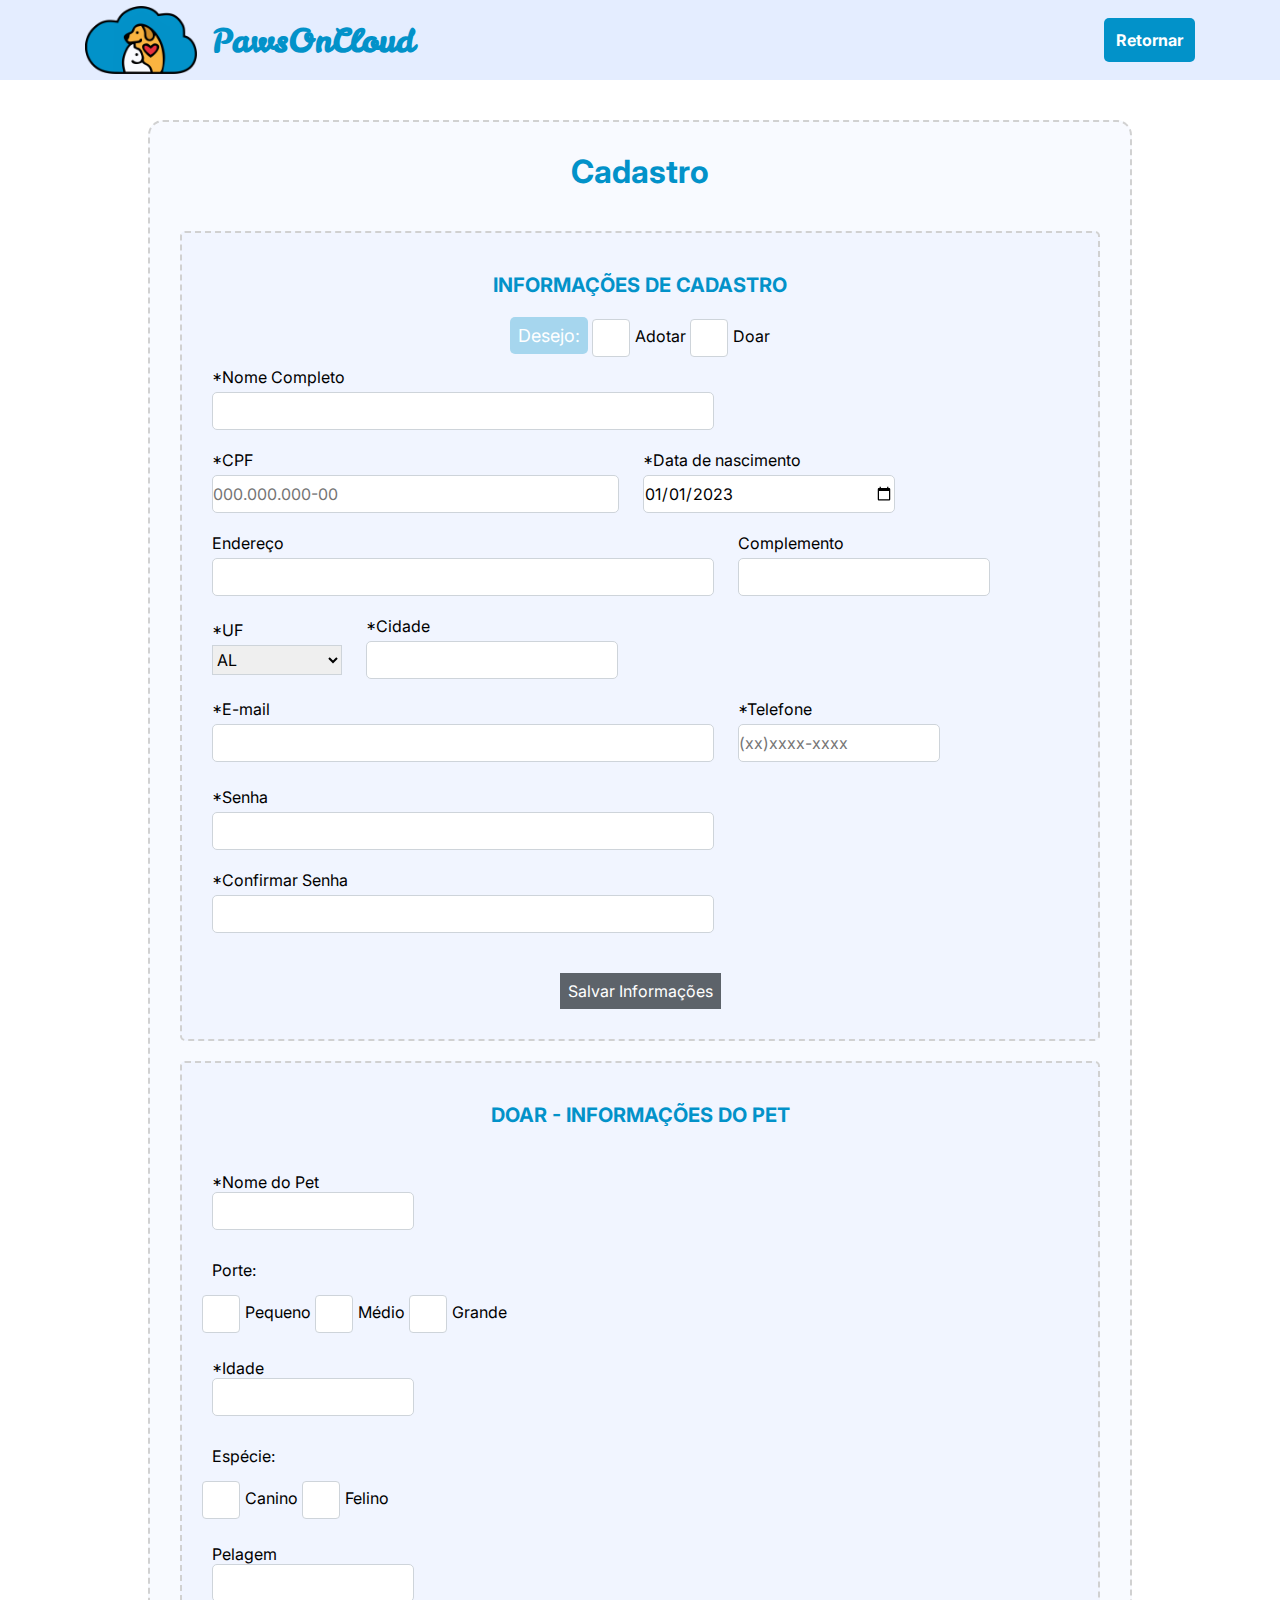
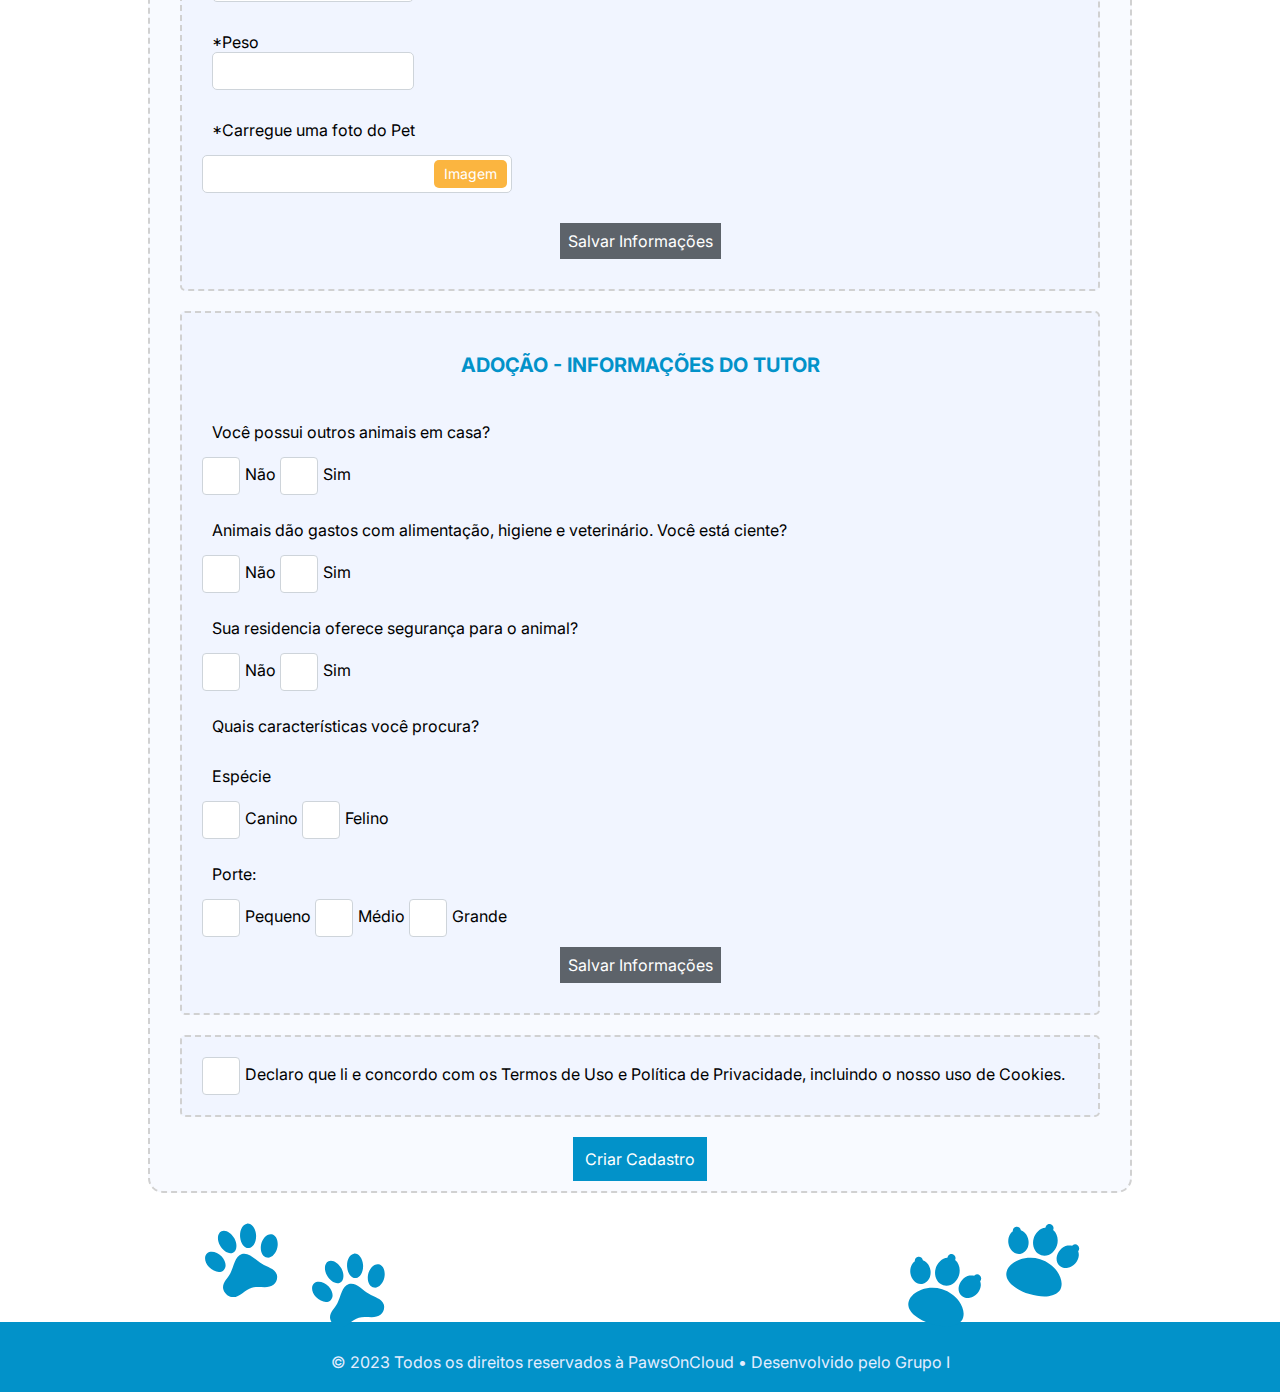
<file: Página - HTML/Cadastro.html>
<!DOCTYPE html>
<html lang="pt-br">
<head>
    <meta charset="UTF-8">
    <meta name="viewport" content="width=device-width, initial-scale=1.0">
    <title>Cadastro</title>
    <script src="../Arquivos - Js/cadastro.js" defer></script>
    <link rel="icon" href="Assets/Images/favicon.png"/>
    <!-- <link rel="stylesheet" href="styles/global.css"> -->
    <link rel="stylesheet" href="styles/cadastro.css"/>
</head>
<body>
    <header id="header">
        <div class="containerLogoTitulo">
            <img
            class="logoSite"
            src="../Página - HTML/Assets/Images/logo.png"
            width="112px"
            height="68px"
            alt="logo do site"
            title="Logo" />
            <h2>PawsOnCloud</h2>
        </div>
        <nav id="nav">
            <ul id="menu" role="menu">
                <li><a class="botaoNavbarRetornar" href="index.html">Retornar</a></li>
            </ul>
        </nav>
    </header>

    <main>
        <fieldset class="box-principal">
        <form action="" method="get" autocomplete="on"></form>
        <h2 id="titulo">Cadastro</h2>
        <section>
             <fieldset class="box-com-borda-pontilhada">
                    <h3 class="titulo-interno">INFORMAÇÕES DE CADASTRO</h3>
                <div class="desejo-adotar">
                        <p id="titulo-marcacao">Desejo:</p>
                        <p><input type="radio" name="opcao" id="iadotar" class="caixa-marcacao"><label for="iadotar">Adotar</label></p>
                        <p><input type="radio" name="opcao" id="idoar" class="caixa-marcacao"><label for="idoar">Doar</label></p>
                </div>
                <div class="linha-um">
                    <p>
                        <label for="inome">*Nome Completo</label>
                        <input type="text" name="nome" id="inome" minlength="5" maxlength="20">
                    </p>
                    <p>
                        <label for="icpf">*CPF</label>
                        <input type="text" name="cpf" id="icpf" placeholder="000.000.000-00" maxlength="14" pattern="[0-9]*" inputmode="numeric">
                    </p>
                    <p>
                        <label for="idia">*Data de nascimento</label>
                        <input type="date" name="dia" id="idia" value="2023-01-01">
                    </p>
                </div>
                <div class="linha-um">
                    <p>
                        <label for="iend">Endereço</label>
                        <input type="text" name="end" id="iend" autocomplete="end" required>
                    </p>
                    <p>
                        <label for="icomplemento">Complemento</label>
                        <input type="text" name="complemento" id="icomplemento" autocomplete="complemento" required>
                    </p>
                    <p>
                        <label for="iest">*UF</label>
                        <select name="estado" id="iest">
                            <option value="AL">AL</option>
                            <option value="AP">AM</option>
                            <option value="AM">AM</option>
                            <option value="BA">BA</option>
                            <option value="CE">CE</option>
                            <option value="DF">DF</option>
                            <option value="ES">ES</option>
                            <option value="GO">GO</option>
                            <option value="MA">MA</option>
                            <option value="MT">MT</option>
                            <option value="MS">MS</option>
                            <option value="MG">MG</option>
                            <option value="PA">PA</option>
                            <option value="PB">PB</option>
                            <option value="PR">PR</option>
                            <option value="PE">PE</option>
                            <option value="PI">PI</option>
                            <option value="RJ">RJ</option>
                            <option value="RN">RN</option>
                            <option value="RS">RS</option>
                            <option value="RO">RO</option>
                            <option value="RR">RR</option>
                            <option value="SC">SC</option>
                            <option value="SE">SE</option>
                            <option value="TO">TO</option>
                        </select>
                    </p>
                    <p>
                        <label for="icidade">*Cidade</label>
                        <input type="text" name="cidade" id="icidade" autocomplete="cidade" required>
                    </p>
                </div>
                <div class="linha-um">
                    <p>
                        <label for="iemail">*E-mail</label>
                        <input type="text" name="email" id="iemail" autocomplete="email" required>
                    </p>
                    <p>
                        <label for="itel">*Telefone</label>
                        <input type="number" name="tel" id="itel" autocomplete="tel" pattern="^\(\d{2}\)\d{4,5}-\d{4}$" required placeholder="(xx)xxxx-xxxx">
                    </p>
                </div>
                <div class="linha-um">
                    <p>
                        <label for="isenha">*Senha</label>
                        <input type="password" name="senha" id="isenha" autocomplete="senha" required>
                    </p>
                    <p>
                        <label for="isenha">*Confirmar Senha</label>
                        <input type="password" name="senha" id="isenha" autocomplete="senha" required>
                    </p>
                </div>
                </br>
                    <div class="botao">
                        <input type="submit" value="Salvar Informações" class="botao-direita">
                    </div>
                </fieldset>
        </section>
        
        <section class="box">
            <fieldset class="box-com-borda-pontilhada">
                <h3 class="titulo-interno">DOAR - INFORMAÇÕES DO PET</h3>
            <div class="linha-dois">
                <p>
                    <label for="inomepet">*Nome do Pet</label>
                    <input type="text" name="nome" id="inomepet" autocomplete="nome" required>
                </p>
                <p>Porte:</p>
                <input type="radio" name="tamanho" id="ipequeno" class="caixa-marcacao"><label for="ipequeno">Pequeno</label>
                <input type="radio" name="tamanho" id="imedio" class="caixa-marcacao"><label for="imedio">Médio</label>
                <input type="radio" name="tamanho" id="igrande" class="caixa-marcacao"><label for="igrande">Grande</label>
                <p>
                    <label for="iidade">*Idade</label>
                    <input type="text" name="idadepet" id="iidade" autocomplete="idadepet" required>
                </p>
                <p>Espécie:</p>
                <input type="radio" name="especie" id="icanino" class="caixa-marcacao"><label for="icanino">Canino</label>
                <input type="radio" name="especie" id="ifelino" class="caixa-marcacao"><label for="ifelino">Felino</label>
                <p>
                    <label for="ipelo">Pelagem</label>
                    <input type="text" name="pelo" id="ipelo" autocomplete="ipelo" required>
                </p>
                <p>
                    <label for="ipeso">*Peso</label>
                    <input type="number" name="peso" id="ipeso" autocomplete="peso" required>
                </p>
                <p>*Carregue uma foto do Pet</p>
                    <div class="box-imagem">
                        <label for="ifoto" class="botao-foto-pet">Imagem</label>
                        <input type="file" name="foto" id="ifoto" style="display: none;">
                    </div>
                    </br>
                    <div class="botao">
                        <input type="submit" value="Salvar Informações" class="botao-direita">
                    </div>
            </div>
            </fieldset>
        </section>
        
        <section class="box">
            <fieldset class="box-com-borda-pontilhada">
                <h3 class="titulo-interno">ADOÇÃO - INFORMAÇÕES DO TUTOR</h3>
            <div class="linha-dois">
                <p id="titulo-marcacao">Você possui outros animais em casa?</p>
                <input type="radio" name="opcao" id="inao" class="caixa-marcacao"><label for="inao">Não</label>
                <input type="radio" name="opcao" id="isim" class="caixa-marcacao"><label for="isim">Sim</label>
                
                <p>Animais dão gastos com alimentação, higiene e veterinário. Você está ciente?</p>
                    <input type="radio" name="vet" id="ino" ><label for="ino">Não</label>
                    <input type="radio" name="vet" id="iyes" ><label for="iyes">Sim</label>
                
                <p>Sua residencia oferece segurança para o animal?</p>
                    <input type="radio" name="seguranca" id="isegsim" ><label for="isegsim">Não</label>
                    <input type="radio" name="seguranca" id="isegnao" ><label for="isegnao">Sim</label>
                
                <p>Quais características você procura?</p>
                <p>Espécie</p>
                    <input type="radio" name="especie" id="icaninos" ><label for="icaninos">Canino</label>
                    <input type="radio" name="especie" id="ifelinos" ><label for="ifelinos">Felino</label>
                <p>Porte:</p>
                    <input type="radio" name="tamanho" id="ipequenos" ><label for="ipequenos">Pequeno</label>
                    <input type="radio" name="tamanho" id="imedios" ><label for="imedios">Médio</label>
                    <input type="radio" name="tamanho" id="igrandes" ><label for="igrandes">Grande</label>
                
                <div class="botao">
                    <input type="submit" value="Salvar Informações" class="botao-direita">
                </div>

            </div>
            </fieldset>
        </section>
        
        <section>
            <fieldset class="box-com-borda-pontilhada">
                <input type="checkbox" name="esbas" id="iesbas" class="caixa-marcacao"><label for="iesbas">Declaro que li e concordo com os Termos de Uso e Política de Privacidade, incluindo o nosso uso de Cookies.</label>
            </fieldset>
        </section>
        <div>
            <input type="submit" value="Criar Cadastro"class="botao-cadastro">
        </div>
        </form>
        </fieldset>
    </main>
    <footer>
        <div class="containerPatinhas">
            <div class="containerPatinhasDog">
                <img
                    class="patinhaDogEsquerda"
                    src="Assets/Images/pata dog.svg"
                    width="83px"
                    height="75px" />
                <img
                    class="patinhaDogDireita"
                    src="Assets/Images/pata dog.svg"
                    width="83px"
                    height="75px" />
            </div>
            <div class="containerPatinhasCat">
                <img
                    class="patinhaCatEsquerda"
                    src="Assets/Images/pata cat.svg"
                    width="74px"
                    height="75px" />
                <img
                    class="patinhaCatDireita"
                    src="Assets/Images/pata cat.svg"
                    width="74px"
                    height="75px" />
            </div>
        </div>
        <div class="containerCatDogLinks">
            <img
                class="dogImageFooter"
                src="Assets/Images/dog icon.png"
                width="243px"
                height="170px" />

            <div class="containerFooterInfos">
                <p>
                    © 2023 Todos os direitos reservados à PawsOnCloud • Desenvolvido pelo Grupo I
                </p>
            </div>

            <img
                class="catImageFooter"
                src="Assets/Images/cat icon.png"
                width="121px"
                height="138px" />
        </div>
    </footer>
</body>
</html>
</file>
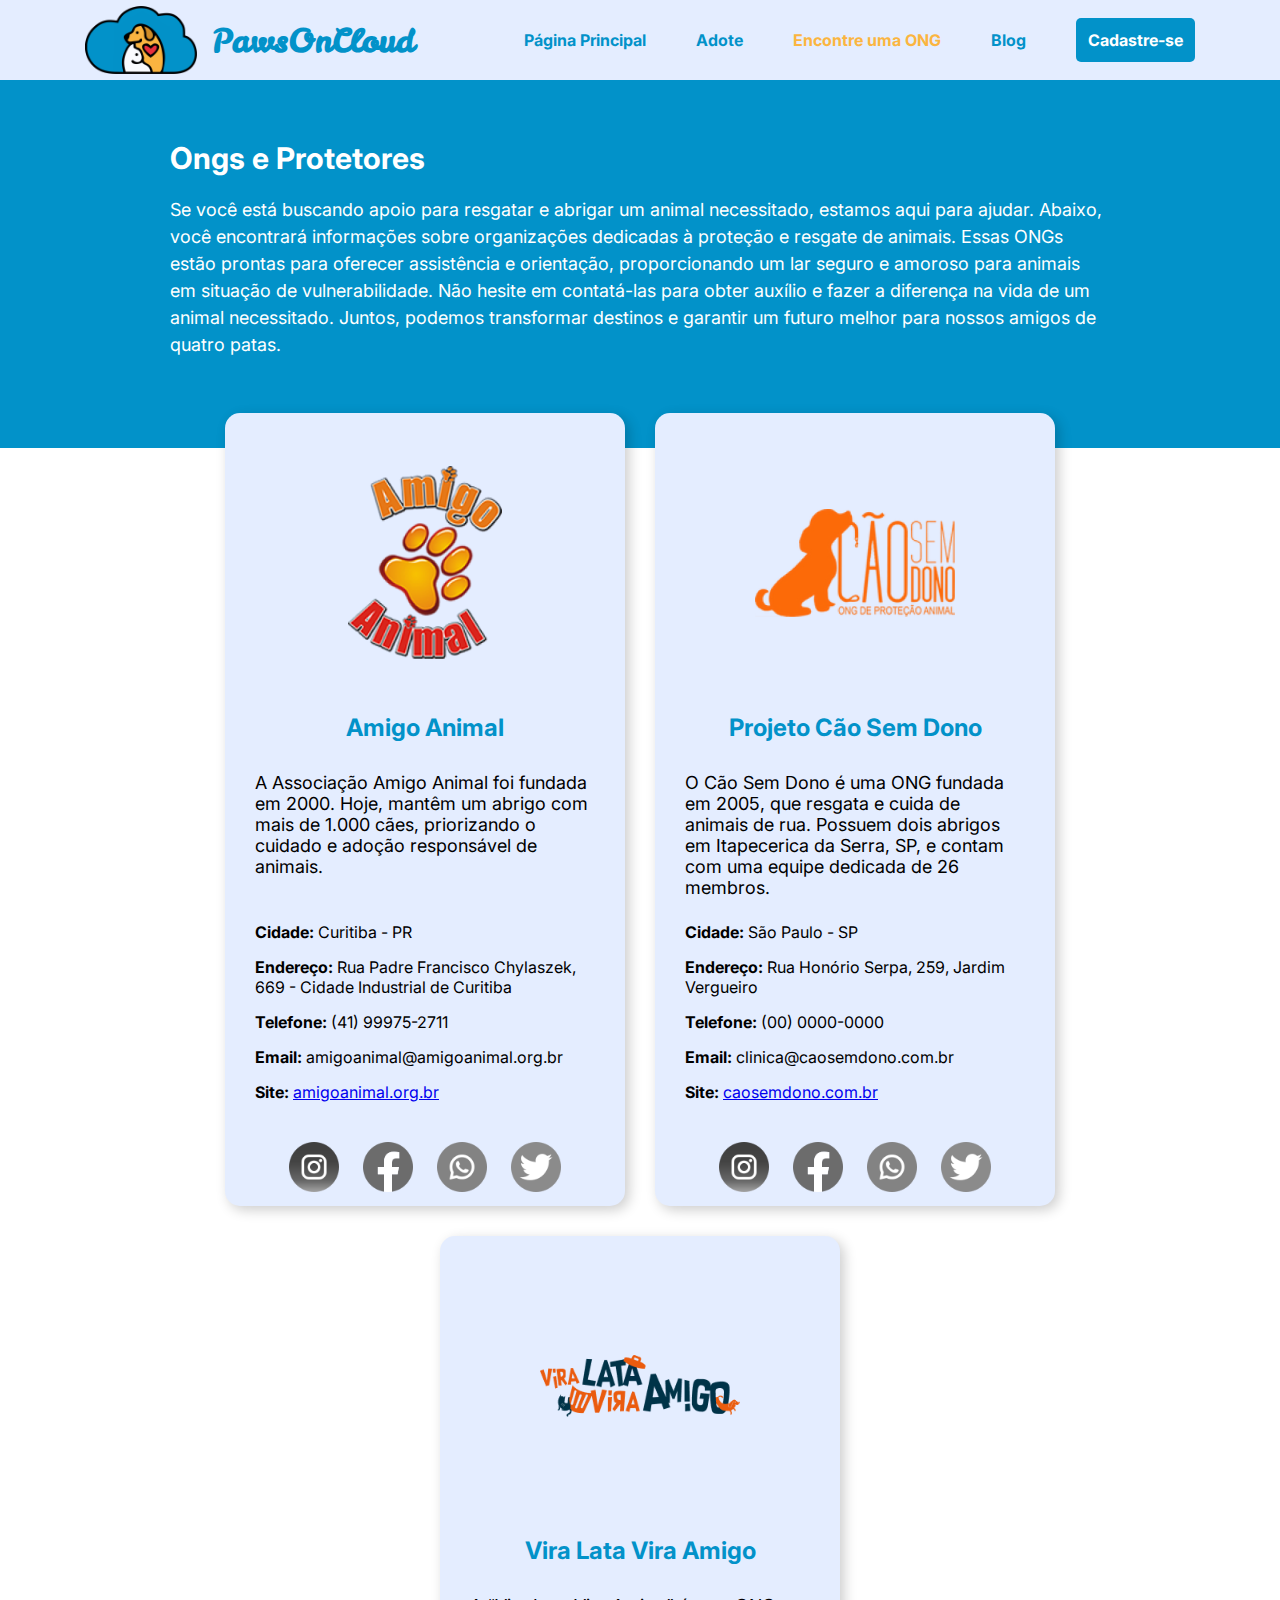
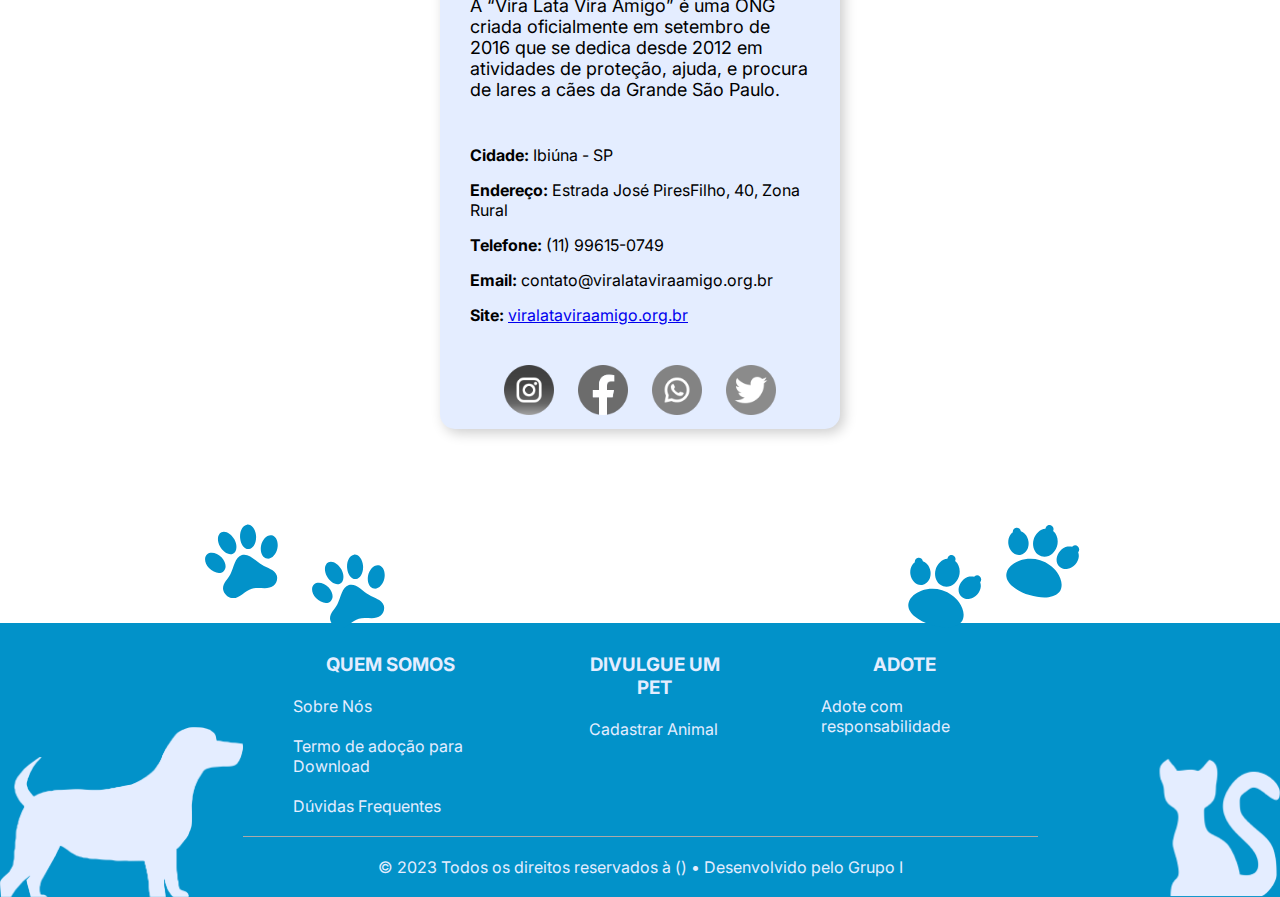
<file: Página - HTML/Ong.html>
<!DOCTYPE html>
<html lang="pt-br">
	<head>
		<meta charset="UTF-8" />
		<meta name="viewport" content="width=device-width, initial-scale=1.0" />
		<title>PawsOnCloud - ONGs</title>
		<link rel="icon" href="Assets/Images/favicon.png" />
		<link rel="stylesheet" href="styles/global.css" />
		<link rel="stylesheet" href="styles/ong.css" />
		<script src="../Arquivos - Js/layoutMobileScript.js" defer></script>
	</head>
	<body>
		<header id="header">
			<div class="containerLogoTitulo">
				<img
				class="logoSite"
				src="../Página - HTML/Assets/Images/logo.png"
				width="112px"
				height="68px"
				alt="logo do site"
				title="Logo" />
				<h2>PawsOnCloud</h2>
			</div>
			<nav id="nav">
				<button id="btn-mobile" aria-expanded="false" aria-controls="menu" aria-haspopup="true" aria-label="Abrir menu"><span id="hamburger"></span></button>
				<ul id="menu" role="menu">
					<li><a class="botaoNavbarHome" href="index.html">Página Principal</a></li>
					<li><a class="botaoNavbarAdote" href="Adote.html">Adote</a></li>
					<li><a class="botaoNavbarOng" href="Ong.html">Encontre uma ONG</a></li>
					<li><a class="botaoNavbarBlog" href="Blog.html">Blog</a></li>
					<li><a class="botaoNavbarCadastro" href="Cadastro.html">Cadastre-se</a></li>
				</ul>
			</nav>
		</header>
		
		<main>
			<section class="bannerOngsSection">
				<h1>Ongs e Protetores</h1>
				<p
				>Se você está buscando apoio para resgatar e abrigar um
					animal necessitado, estamos aqui para ajudar. Abaixo, você
					encontrará informações sobre organizações dedicadas à
					proteção e resgate de animais. Essas ONGs estão prontas para
					oferecer assistência e orientação, proporcionando um lar
					seguro e amoroso para animais em situação de
					vulnerabilidade. Não hesite em contatá-las para obter
					auxílio e fazer a diferença na vida de um animal
					necessitado. Juntos, podemos transformar destinos e garantir
					um futuro melhor para nossos amigos de quatro patas.</p
				>
			</section>
			<section class="cardsOngsSection">
				<div class="cardOngInfo">
					<div class="containerLogoOng">
						<img
						src="Assets/Images/ongsImages/amigo_animal.png"
						alt="Logo ONG Amigo Animal"
							class="logoOng" />
					</div>
					
					<div class="containerNomeOng">
						<h2 class="nomeOng">Amigo Animal</h2>
					</div>

					<div class="containerDescricaoOng">
						<p class="descricaoOng"
							>A Associação Amigo Animal foi fundada em 2000.
							Hoje, mantêm um abrigo com mais de 1.000 cães,
							priorizando o cuidado e adoção responsável de
							animais.</p
							>
						</div>

					<div class="containerInformacoesOng">
						<p><strong>Cidade:</strong> Curitiba - PR</p>
						<p
							><strong>Endereço:</strong> Rua Padre Francisco
							Chylaszek, 669 - Cidade Industrial de Curitiba</p
						>
						<p><strong>Telefone:</strong> (41) 99975-2711</p>
						<p
						><strong>Email:</strong>
							amigoanimal@amigoanimal.org.br</p
						>
						<p
							><strong>Site: </strong
								><a
								href="https://amigoanimal.org.br/"
								target="_blank"
								>amigoanimal.org.br</a
								></p
						>
					</div>

					<div class="containerRedesSociaisBotoes">
						<a href="#" target="_blank"
							><img
								src="Assets/Images/ongsImages/instagram.png"
								alt="Botão para o Instagram"
						/></a>
						<a href="#" target="_blank"
						><img
						src="Assets/Images/ongsImages/facebook.png"
						alt="Botão para o Facebook"
						/></a>
						<a href="#" target="_blank"
						><img
								src="Assets/Images/ongsImages/whatsapp.png"
								alt="Botão para o WhatsApp"
						/></a>
						<a href="#" target="_blank"
						><img
								src="Assets/Images/ongsImages/twitter.png"
								alt="Botão para o Twitter"
						/></a>
					</div>
				</div>
				
				<div class="cardOngInfo">
					<div class="containerLogoOng">
						<img
							src="Assets/Images/ongsImages/cao_sem_dono.png"
							alt="Logo ONG Cão sem dono"
							class="logoOng" />
					</div>
					
					<div class="containerNomeOng">
						<h2 class="nomeOng">Projeto Cão Sem Dono</h2>
					</div>
					
					<div class="containerDescricaoOng">
						<p class="descricaoOng"
						>O Cão Sem Dono é uma ONG fundada em 2005, que
						resgata e cuida de animais de rua. Possuem dois
						abrigos em Itapecerica da Serra, SP, e contam com
						uma equipe dedicada de 26 membros.</p
						>
					</div>

					<div class="containerInformacoesOng">
						<p><strong>Cidade:</strong> São Paulo - SP</p>
						<p
							><strong>Endereço:</strong> Rua Honório Serpa, 259,
							Jardim Vergueiro</p
							>
							<p><strong>Telefone:</strong> (00) 0000-0000</p>
							<p><strong>Email:</strong> clinica@caosemdono.com.br</p>
						<p
							><strong>Site: </strong
							><a
								href="https://www.caosemdono.com.br/"
								target="_blank"
								>caosemdono.com.br</a
								>
							</p>
						</div>
						
						<div class="containerRedesSociaisBotoes">
							<a href="#" target="_blank"
							><img
							src="Assets/Images/ongsImages/instagram.png"
							alt="Botão para o Instagram"
							/></a>
							<a href="#" target="_blank"
							><img
							src="Assets/Images/ongsImages/facebook.png"
							alt="Botão para o Facebook"
						/></a>
						<a href="#" target="_blank"
							><img
								src="Assets/Images/ongsImages/whatsapp.png"
								alt="Botão para o WhatsApp"
								/></a>
								<a href="#" target="_blank"
								><img
								src="Assets/Images/ongsImages/twitter.png"
								alt="Botão para o Twitter"
								/></a>
							</div>
				</div>
				
				<div class="cardOngInfo">
					<div class="containerLogoOng">
						<img
						src="Assets/Images/ongsImages/vira_lata_vira_amigo.png"
							alt="Logo ONG Vira Lata Vira Amigo"
							class="logoOng" />
					</div>

					<div class="containerNomeOng">
						<h2 class="nomeOng">Vira Lata Vira Amigo</h2>
					</div>

					<div class="containerDescricaoOng">
						<p class="descricaoOng"
						>A “Vira Lata Vira Amigo” é uma ONG criada
						oficialmente em setembro de 2016 que se dedica desde
						2012 em atividades de proteção, ajuda, e procura de
						lares a cães da Grande São Paulo.</p
						>
					</div>

					<div class="containerInformacoesOng">
						<p><strong>Cidade:</strong> Ibiúna - SP</p>
						<p
						><strong>Endereço:</strong> Estrada José PiresFilho,
						40, Zona Rural</p
						>
						<p><strong>Telefone:</strong> (11) 99615-0749</p>
						<p
						><strong>Email:</strong>
						contato@viralataviraamigo.org.br</p
						>
						<p
							><strong>Site: </strong
							><a
								href="https://viralataviraamigo.org.br/"
								target="_blank">
								viralataviraamigo.org.br</a
							>
						</p>
					</div>

					<div class="containerRedesSociaisBotoes">
						<a href="#" target="_blank"
						><img
						src="Assets/Images/ongsImages/instagram.png"
						alt="Botão para o Instagram"
						/></a>
						<a href="#" target="_blank"
						><img
						src="Assets/Images/ongsImages/facebook.png"
						alt="Botão para o Facebook"
						/></a>
						<a href="#" target="_blank"
							><img
								src="Assets/Images/ongsImages/whatsapp.png"
								alt="Botão para o WhatsApp"
								/></a>
								<a href="#" target="_blank"
							><img
								src="Assets/Images/ongsImages/twitter.png"
								alt="Botão para o Twitter"
						/></a>
					</div>
				</div>
			</section>
		</main>

		<footer>
			<div class="containerPatinhas">
				<div class="containerPatinhasDog">
					<img
					class="patinhaDogEsquerda"
						src="../Página - HTML/Assets/Images/pata dog.svg"
						width="83px"
						height="75px" />
					<img
					class="patinhaDogDireita"
					src="../Página - HTML/Assets/Images/pata dog.svg"
					width="83px"
					height="75px" />
				</div>
				<div class="containerPatinhasCat">
					<img
					class="patinhaCatEsquerda"
					src="../Página - HTML/Assets/Images/pata cat.svg"
					width="74px"
					height="75px" />
					<img
					class="patinhaCatDireita"
						src="../Página - HTML/Assets/Images/pata cat.svg"
						width="74px"
						height="75px" />
				</div>
			</div>
			<div class="containerCatDogLinks">
				<img
				class="dogImageFooter"
				src="../Página - HTML/Assets/Images/dog icon.png"
				width="243px"
				height="170px" />
				
				<div class="containerFooterInfos">
					<div class="containerLinks">
						<div class="colunaLinksQuemSomos">
							<h3>Quem Somos</h3>
							<a href="#">Sobre Nós</a>
							<a href="#">Termo de adoção para Download</a>
							<a href="#">Dúvidas Frequentes</a>
						</div>
						<div class="colunaLinksDivulgueUmPet">
							<h3>Divulgue um Pet</h3>
							<a href="#">Cadastrar Animal</a>
						</div>
						<div class="colunaLinksAdote">
							<h3>Adote</h3>
							<a href="#">Adote com responsabilidade</a>
						</div>
					</div>
					<p
						>© 2023 Todos os direitos reservados à () • Desenvolvido
						pelo Grupo I</p
					>
				</div>

				<img
				class="catImageFooter"
				src="../Página - HTML/Assets/Images/cat icon.png"
				width="121px"
				height="138px" />
			</div>
		</footer>

		
		<!-- <script>
			function clickMenu() {
				if (itens.style.display == 'block') {
					itens.style.display = 'none'
				} else {
					itens.style.display = 'block'
				}
			}
		</script> -->
	</body>
</html>
</file>
<file: styles/global.css>
@import url("https://fonts.googleapis.com/css2?family=Inter&display=swap");
@import url("https://fonts.googleapis.com/css2?family=Inter:wght@400;700&display=swap");
@import url("https://fonts.googleapis.com/css2?family=Leckerli+One&display=swap");
@import url("https://fonts.googleapis.com/css?family=Lexend+Deca");
@import url("https://fonts.googleapis.com/css?family=Montserrat");

* {
	margin: 0;
	padding: 0;
	font-family: "Inter", sans-serif;
}

#header {
	width: 100%;
	display: flex;
	justify-content: space-between;
	height: 80px;
	align-items: center;
	background-color: #e4edff;
	position: fixed;
	left: 0;
	top: 0;
	z-index: 2;
}

.containerLogoTitulo {
	display: flex;
	align-items: center;
	margin-left: 85px;
}

#header h2 {
	font-family: "Leckerli One", cursive;
	margin-left: 15px;
	font-size: 32px;
	color: #0292c9;
}

.logoSite {
	width: 112px;
}

#menu {
	display: flex;
	list-style: none;
	margin-right: 85px;
}

#menu a {
	margin-left: 50px;
	text-decoration: none;
	color: #0292c9;
	font-weight: bold;
}

#btn-mobile {
	display: none;
}

#menu a:hover,
#menu a:active {
	color: #fab440;
}

.botaoNavbarLogin {
	background-color: #0292c9;
	color: #ffffff !important;
	padding: 12px;
	border-radius: 5px;
}

.botaoNavbarLogin:hover {
	color: #ffffff;
	background-color: #34aede;
}

/* --------------------------------------------------------------------- */

main {
	margin-top: 80px;
}

/* --------------------------------------------------------------------- */

.containerPatinhas {
	display: flex;
	justify-content: space-between;
	margin: 50px 200px 0 200px;
	position: relative;
	top: 10px;
}

.patinhaDogEsquerda {
	position: relative;
	top: -30px;
	margin-right: 20px;
}

.patinhaCatDireita {
	position: relative;
	top: -30px;
	margin-left: 20px;
}

.containerCatDogLinks {
	background-color: #0292c9;
	color: #e4edff;
	display: flex;
	align-items: end;
	justify-content: space-between;
}

.containerFooterInfos {
	padding: 30px 0 20px 0;
}

.containerLinks {
	display: flex;
	margin-bottom: 20px;
}

.containerLinks div {
	width: auto;
	display: flex;
	flex-direction: column;
	margin: 0 50px 0 50px;
}

.containerLinks a {
	text-decoration: none;
	color: #e4edff;
	margin-top: 20px;
}

.containerLinks h3 {
	text-align: center;
	text-transform: uppercase;
}

.dogImageFooter {
	width: 243px;
	height: 170px;
}

.catImageFooter {
	width: 243px;
	height: 170px;
}

footer p {
	text-align: center;
	margin-top: 20px;
	padding-top: 20px;
	border-top: 1px solid #aba9a9;
}

.copyrightParagrfo a {
	text-decoration: none;
	color: #e4edff;
	font-weight: bold;
}

.copyrightParagrfo a:hover {
	color: #fab440;
	font-weight: bold;
}

.copyrightParagrfo abbr {
	text-decoration: none;
}

/* RESPONSIVIDADE DO SITE */

@media screen and (min-width: 769px) and (max-width: 1230px) {
	#header {
		display: flex;
		flex-direction: column;
		height: 150px;
		align-self: center;

		align-items: center;
	}
	.containerLogoTitulo {
		margin-top: 15px;
	}
	#nav {
		margin-bottom: 20px;
	}

	#menu {
		margin: 0px;
	}

	.botaoNavbarHome {
		margin: 0px !important;
	}

	#menu a {
		margin-left: 40px;
	}

	.dogImageFooter,
	.catImageFooter {
		display: none;
	}
	.containerCatDogLinks {
		justify-content: center;
	}

	.containerPatinhas {
		margin: 50px 50px 0 50px;
	}

	main {
		margin-top: 150px !important;
	}
}

@media screen and (max-width: 768px) {
	.containerLogoTitulo {
		margin-left: 25px;
	}

	#btn-mobile {
		display: block;
	}

	#menu {
		display: block;
		position: absolute;
		width: 100%;
		top: 80px;
		right: 0px;
		background-color: #0292c9;
		z-index: 1000;

		margin: 0;
		padding: 0;

		height: 0;
		transition: 0.6s;
		visibility: hidden;
		overflow-y: hidden;
	}

	#menu li {
		padding: 1rem 0;
		margin: 0 1rem;
		border-bottom: 2px solid #fafbfe45;
	}
	#menu a {
		color: #ffffff;
		padding: 12px !important;
	}

	#menu a:hover {
		background-color: #e4edff !important;
		color: #0292c9 !important;
		border-radius: 5px !important;
	}

	#nav.active #menu {
		height: calc(100vh - 80px);
		visibility: visible;
		overflow-y: auto;
	}

	#btn-mobile {
		display: flex;
		padding: 8px 2px;
		margin-right: 20px;
		border: none;
		background: none;
		cursor: pointer;
	}

	#hamburger {
		width: 20px;
		border-top: 3px solid;
		color: #0292c9;
	}

	#hamburger::after,
	#hamburger::before {
		content: "";
		display: block;
		width: 20px;
		height: 3px;
		background: currentColor;
		margin-top: 5px;
		transition: 0.3s;
		position: relative;
	}

	#nav.active #hamburger {
		border-top-color: transparent;
	}

	#nav.active #hamburger::before {
		transform: rotate(135deg);
	}

	#nav.active #hamburger::after {
		transform: rotate(-135deg);
		top: -8px;
	}

	.botaoNavbarCadastro {
		background-color: #fafbfe !important;
		color: #0292c9 !important;
	}

	.botaoNavbarCadastro:hover {
		background-color: #fab440 !important;
		color: #e4edff !important;
		padding: 12px !important;
		border-radius: 5px !important;
	}

	.dogImageFooter,
	.catImageFooter {
		display: none;
	}
	.containerCatDogLinks {
		justify-content: center;
	}

	.containerPatinhas {
		margin: 50px 50px 0 50px;
	}

	.containerLinks {
		flex-direction: column;
		text-align: left;
	}

	.containerLinks div {
		margin-top: 20px;
	}

	.containerLinks a {
		margin: 8px 10px;
	}

	.containerLinks h3 {
		text-align: left;
		margin-bottom: 15px;
	}

	.containerFooterInfos p {
		margin: 0 50px !important;
	}
}

@media screen and (max-width: 500px) {
	.containerPatinhas {
		display: none;
	}

	.containerLogoTitulo {
		margin-left: 0px;
	}

	#header h2 {
		font-size: 28px;
		margin-left: 10px;
	}

	.logoSite {
		/* scale: 0.7; */
		width: 80px;
		height: auto;
		margin-left: 12px;
	}
}

@media screen and (max-width: 320px) {
	#header {
		height: 120px;
	}

	.containerLogoTitulo {
		margin: auto;
		flex-direction: column;
		justify-content: center;
	}

	#header h2 {
		font-family: "Leckerli One", cursive;
		margin-left: 10px;
		font-size: 28px;
		color: #0292c9;
	}

	.logoSite {
		scale: 0.7;
	}

	main {
		margin-top: 120px !important;
	}
}
</file>
<file: styles/home.css>
@import url("https://fonts.googleapis.com/css2?family=Inter&family=Leckerli+One&display=swap");
@import url("https://fonts.googleapis.com/css2?family=Inter:wght@400;700&display=swap");
@import url("https://fonts.googleapis.com/css2?family=Inter:wght@400;700&family=Leckerli+One&display=swap");

#menu .botaoNavbarHome {
	color: #FBB540;
}

.container {
	display: flex;
	align-items: center;
	justify-content: center;
}

.container-texto-principal {
	font-family: "Leckerli One", cursive;
	color: #0292c9;
	font-size: 5rem;
	line-height: 1;
}

.container-texto-secundario {
	font-family: "Inter", sans-serif;
	color: #5d636a;
	font-size: 1.25rem;
	margin-top: 1rem;
	font-weight: 600;
}

.botao-principal {
	background-color: #0292c9;
	margin-top: 2rem;
	border-radius: 5rem;
	border: none;
	cursor: pointer;
}

.conteudo {
	font-family: "Inter", sans-serif;
	font-size: 1rem;
	color: #ffffff;
	display: flex;
	align-items: center;
	justify-content: center;
	margin-left: 1rem;
}

.conteudo img {
	margin: 0.625rem 0.625rem;
}

.botao-principal:hover {
	background-color: #59b7e1;
}

.container-cachorro {
	margin-top: 5%;
	margin-left: 3rem;
	margin-bottom: 1%;
}

.container-gato {
	margin-bottom: auto;
	margin-left: 1rem;
	padding-top: 3%;
}

.container-missao {
	background-color: #e4edff;
}

.container-mensagem {
	display: flex;
	align-items: center;
	justify-content: center;
	margin-top: 5%;
	margin-bottom: 5%;
}

.container-missao-cachorro {
	padding-top: 8%;
}

.mensagem {
	font-family: "Inter", sans-serif;
	color: #5d636a;
	font-size: 1.375rem;
	font-weight: bold;
	padding: 8% 1% 0 1%;
	text-align: center;
}

.container-missao-gato {
	padding-top: 8%;
}

.container-tarefas {
	display: flex;
	justify-content: center;
}

.tarefas {
	font-family: "Inter", sans-serif;
	color: #5d636a;
	font-size: 3.125rem;
	font-weight: bold;
	margin: 10% 0 3% 0;
}

.tarefas-texto {
	font-family: "Inter", sans-serif;
	color: #5d636a;
	font-size: 1.25rem;
	margin-top: 1rem;
	font-weight: 600;
	margin-bottom: 5%;
}

.container-tarefas-texto {
	font-family: "Inter", sans-serif;
	color: #5d636a;
	font-size: 1rem;
	font-weight: 400;
	margin: 2% 0 3% 0;
	text-align: left;
	display: flex;
	align-items: center;
}

.container-tarefas-texto img {
	margin-right: 2rem;
}

.container-tarefas-cachorros {
	margin-top: 5%;
	margin-left: 1%;
}

#container {
	display: flex;
	justify-content: center;
	align-items: center;
}

.container-adotar {
	font-family: "Inter", sans-serif;
	color: #5d636a;
	font-size: 3.125rem;
	font-weight: bold;
	margin: 7% 0 3% 0;
}

.adotar {
	display: flex;
	align-items: center;
	text-align: center;
	padding-bottom: 5%;
	justify-content: center;
}

.imagem-com-texto-cao {
	margin-right: 1rem;
	position: relative;
}

.imagem-com-texto-gato {
	position: relative;
}

.texto-animais {
	position: absolute;
	top: 50%;
	left: 50%;
	transform: translate(-50%, -50%);
	font-family: "inter", sans-serif;
	font-weight: bold;
	color: #ffffff;
	padding: 0.625rem;
}

.imagem-adotar {
	opacity: 1;
	transition: 400ms;
	box-shadow: 4px 4px 13px 0 #688a7c;
	border-radius: 0.625rem;
}

.imagem-adotar:hover {
	opacity: 0.6;
}

.containerPatinhas {
	margin-top: 0;
}

@media only screen and (max-width: 1024px) {
	.container-texto-principal {
		padding-top: 1rem;
		font-size: 4rem;
	}
	.container-cachorro {
		width: 10.9375rem;
		height: 18.75rem;
	}

	.container-gato {
		width: 7.8125rem;
		height: 11.25rem;
	}

	.container-missao-cachorro,
	.container-missao-gato {
		display: none;
	}

	.mensagem {
		font-size: 1.15625rem;
	}

	.mensagem br {
		display: none;
	}

	.tarefas {
		font-size: 2.375rem;
	}

	.tarefas-texto {
		font-size: large;
	}

	.container-tarefas-texto {
		font-size: small;
	}

	.container-tarefas-cachorros {
		width: 20.625rem;
		height: 15.625rem;
	}

	.container-adotar {
		font-size: 2.375rem;
	}

	.imagem-com-texto-cao img,
	.imagem-com-texto-gato img {
		width: 26.25rem;
		height: auto;
	}

	@media only screen and (max-width: 900px) {
		.container-cachorro,
		.container-gato {
			display: none;
		}

		.container-texto-principal {
			font-size: 5rem;
		}

		.container-missao-cachorro,
		.container-missao-gato,
		.container-tarefas-cachorros {
			display: none;
		}

		.container-mensagem {
			max-width: 37.5rem;
			margin: 5% auto;
		}

		.mensagem {
			font-size: 1.1875rem;
			text-align: left;
		}

		.tarefas {
			font-size: 3rem;
		}

		.tarefas-texto {
			font-size: 1.3rem;
		}

		.container-adotar {
			font-size: 3rem;
			justify-content: left;
			padding-left: 2rem;
		}

		.adotar {
			flex-direction: column;
			align-items: center;
			align-items: flex-start;
		}

		.imagem-com-texto-cao img,
		.imagem-com-texto-gato img {
			width: 90%;
		}

		.imagem-com-texto-cao,
		.imagem-com-texto-gato {
			padding-bottom: 1rem;
		}

		.imagem-com-texto-cao {
			margin-right: 0;
		}
	}
}

@media only screen and (max-width: 600px) {
	.container-texto-principal {
		font-size: 3.5rem;
	}

	.container-mensagem {
		max-width: 29.375rem;
	}

	.mensagem {
		font-size: 1rem;
	}

	.tarefas {
		font-size: 2rem;
	}

	.tarefas-texto {
		font-size: 1rem;
	}

	.container-adotar {
		font-size: 2rem;
	}
}

@media only screen and (max-width: 430px) {
	.container {
		justify-content: left;
		margin-left: 2rem;
	}
	.container-texto-principal {
		font-size: 2rem;
	}

	.container-texto-secundario {
		font-size: 0.625rem;
	}

	.botao-principal img {
		width: 1.75rem;
		height: 1.75rem;
	}

	.conteudo {
		font-size: 0.75rem;
	}

	.container-mensagem {
		max-width: 21.875rem;
	}

	.mensagem {
		font-size: 0.75rem;
	}

	.container-tarefas {
		max-width: 21.875rem;
		margin: 0 auto;
	}

	.tarefas {
		font-size: 1.5rem;
	}

	.tarefas-texto {
		font-size: 0.75rem;
	}

	.tarefas-texto br {
		display: none;
	}

	.container-tarefas-texto {
		font-size: 0.625rem;
	}

	.container-tarefas-texto br {
		display: none;
	}

	.container-tarefas-texto img {
		margin-right: 0.625rem;
	}

	.container-adotar {
		font-size: 1.5rem;
		padding-left: 1.4rem;
	}

	.texto-animais {
		font-size: 0.8rem;
	}
}

@media only screen and (max-width: 375px) {
	.container-mensagem {
		max-width: 20.9375rem;
	}

	.container-tarefas {
		max-width: 20.9375rem;
		margin: 0 auto;
	}
}
</file>
<file: Página - HTML/styles/global.css>
@import url("https://fonts.googleapis.com/css2?family=Inter&display=swap");
@import url("https://fonts.googleapis.com/css2?family=Inter:wght@400;700&display=swap");
@import url("https://fonts.googleapis.com/css2?family=Leckerli+One&display=swap");
@import url("https://fonts.googleapis.com/css?family=Lexend+Deca");
@import url("https://fonts.googleapis.com/css?family=Montserrat");

* {
	margin: 0;
	padding: 0;
	font-family: "Inter", sans-serif;
}

#header {
	width: 100%;
	display: flex;
	justify-content: space-between;
	height: 80px;
	align-items: center;
	background-color: #e4edff;
	position: fixed;
	left: 0;
	top: 0;
	z-index: 2;
}

.containerLogoTitulo {
	display: flex;
	align-items: center;
	margin-left: 85px;
}

#header h2 {
	font-family: "Leckerli One", cursive;
	margin-left: 15px;
	font-size: 32px;
	color: #0292c9;
}

.logoSite {
	width: 112px;
}

#menu {
	display: flex;
	list-style: none;
	margin-right: 85px;
}

#menu a {
	margin-left: 50px;
	text-decoration: none;
	color: #0292c9;
	font-weight: bold;
}

#btn-mobile {
	display: none;
}

#menu a:hover,
#menu a:active {
	color: #fab440;
}

.botaoNavbarCadastro {
	background-color: #0292c9;
	color: #ffffff !important;
	padding: 12px;
	border-radius: 5px;
}

.botaoNavbarCadastro:hover {
	color: #ffffff;
	background-color: #34aede;
}

/* --------------------------------------------------------------------- */

main {
	margin-top: 80px;
}

/* --------------------------------------------------------------------- */

.containerPatinhas {
	display: flex;
	justify-content: space-between;
	margin: 50px 200px 0 200px;
	position: relative;
	top: 10px;
}

.patinhaDogEsquerda {
	position: relative;
	top: -30px;
	margin-right: 20px;
}

.patinhaCatDireita {
	position: relative;
	top: -30px;
	margin-left: 20px;
}

.containerCatDogLinks {
	background-color: #0292c9;
	color: #e4edff;
	display: flex;
	align-items: end;
	justify-content: space-between;
}

.containerFooterInfos {
	padding: 30px 0 20px 0;
}

.containerLinks {
	display: flex;
	margin-bottom: 20px;
}

.containerLinks div {
	width: auto;
	display: flex;
	flex-direction: column;
	margin: 0 50px 0 50px;
}

.containerLinks a {
	text-decoration: none;
	color: #e4edff;
	margin-top: 20px;
}

.containerLinks h3 {
	text-align: center;
	text-transform: uppercase;
}

.dogImageFooter {
	width: 243px;
	height: 170px;
}

.catImageFooter {
	width: 243px;
	height: 170px;
}

footer p {
	text-align: center;
	margin-top: 20px;
	padding-top: 20px;
	border-top: 1px solid #aba9a9;
}

/* RESPONSIVIDADE DO SITE */

@media screen and (min-width: 769px) and (max-width: 1230px) {
	#header {
		display: flex;
		flex-direction: column;
		height: 150px;
		align-self: center;

		align-items: center;
	}
	.containerLogoTitulo {
		margin-top: 15px;
	}
	#nav {
		margin-bottom: 20px;
	}

	#menu {
		margin: 0px;
	}

	.botaoNavbarHome {
		margin: 0px !important;
	}

	#menu a {
		margin-left: 40px;
	}

	.dogImageFooter,
	.catImageFooter {
		display: none;
	}
	.containerCatDogLinks {
		justify-content: center;
	}

	.containerPatinhas {
		margin: 50px 50px 0 50px;
	}

	main {
		margin-top: 150px !important;
	}
}

@media screen and (max-width: 768px) {
	.containerLogoTitulo {
		margin-left: 25px;
	}

	#btn-mobile {
		display: block;
	}

	#menu {
		display: block;
		position: absolute;
		width: 100%;
		top: 80px;
		right: 0px;
		background-color: #0292c9;
		z-index: 1000;

		margin: 0;
		padding: 0;

		height: 0;
		transition: 0.6s;
		visibility: hidden;
		overflow-y: hidden;
	}

	#menu li {
		padding: 1rem 0;
		margin: 0 1rem;
		border-bottom: 2px solid #fafbfe45;
	}
	#menu a {
		color: #ffffff;
		padding: 12px !important;
	}

	#menu a:hover {
		background-color: #e4edff !important;
		color: #0292c9 !important;
		border-radius: 5px !important;
	}

	#nav.active #menu {
		height: calc(100vh - 80px);
		visibility: visible;
		overflow-y: auto;
	}

	#btn-mobile {
		display: flex;
		padding: 8px 2px;
		margin-right: 20px;
		border: none;
		background: none;
		cursor: pointer;
	}

	#hamburger {
		width: 20px;
		border-top: 3px solid;
		color: #0292c9;
	}

	#hamburger::after,
	#hamburger::before {
		content: "";
		display: block;
		width: 20px;
		height: 3px;
		background: currentColor;
		margin-top: 5px;
		transition: 0.3s;
		position: relative;
	}

	#nav.active #hamburger {
		border-top-color: transparent;
	}

	#nav.active #hamburger::before {
		transform: rotate(135deg);
	}

	#nav.active #hamburger::after {
		transform: rotate(-135deg);
		top: -8px;
	}

	.botaoNavbarCadastro {
		background-color: #fafbfe !important;
		color: #0292c9 !important;
	}

	.botaoNavbarCadastro:hover {
		background-color: #fab440 !important;
		color: #e4edff !important;
		padding: 12px !important;
		border-radius: 5px !important;
	}

	.dogImageFooter,
	.catImageFooter {
		display: none;
	}
	.containerCatDogLinks {
		justify-content: center;
	}

	.containerPatinhas {
		margin: 50px 50px 0 50px;
	}

	.containerLinks {
		flex-direction: column;
		text-align: left;
	}

	.containerLinks div {
		margin-top: 20px;
	}

	.containerLinks a {
		margin: 8px 10px;
	}

	.containerLinks h3 {
		text-align: left;
		margin-bottom: 15px;
	}

	.containerFooterInfos p {
		margin: 0 50px !important;
	}
}

@media screen and (max-width: 500px) {
	.containerPatinhas {
		display: none;
	}

	.containerLogoTitulo {
		margin-left: 0px;
	}

	#header h2 {
		font-size: 28px;
		margin-left: 10px;
	}

	.logoSite {
		/* scale: 0.7; */
		width: 80px;
		height: auto;
		margin-left: 12px;
	}
}

@media screen and (max-width: 320px) {
	#header {
		height: 120px;
	}

	.containerLogoTitulo {
		margin: auto;
		flex-direction: column;
		justify-content: center;
	}

	#header h2 {
		font-family: "Leckerli One", cursive;
		margin-left: 10px;
		font-size: 28px;
		color: #0292c9;
	}

	.logoSite {
		scale: 0.7;
	}

	main {
		margin-top: 120px !important;
	}
}
</file>
<file: Página - HTML/styles/home.css>
@import url("https://fonts.googleapis.com/css2?family=Inter&family=Leckerli+One&display=swap");
@import url("https://fonts.googleapis.com/css2?family=Inter:wght@400;700&display=swap");
@import url("https://fonts.googleapis.com/css2?family=Inter:wght@400;700&family=Leckerli+One&display=swap");

#menu .botaoNavbarHome {
	color: #FBB540;
}

.container {
	display: flex;
	align-items: center;
	justify-content: center;
}

.container-texto-principal {
	font-family: "Leckerli One", cursive;
	color: #0292c9;
	font-size: 5rem;
	line-height: 1;
}

.container-texto-secundario {
	font-family: "Inter", sans-serif;
	color: #5d636a;
	font-size: 1.25rem;
	margin-top: 1rem;
	font-weight: 600;
}

.botao-principal {
	background-color: #0292c9;
	margin-top: 2rem;
	border-radius: 5rem;
	border: none;
	cursor: pointer;
}

.conteudo {
	font-family: "Inter", sans-serif;
	font-size: 1rem;
	color: #ffffff;
	display: flex;
	align-items: center;
	justify-content: center;
	margin-left: 1rem;
}

.conteudo img {
	margin: 0.625rem 0.625rem;
}

.botao-principal:hover {
	background-color: #59b7e1;
}

.container-cachorro {
	margin-top: 5%;
	margin-left: 3rem;
	margin-bottom: 1%;
}

.container-gato {
	margin-bottom: auto;
	margin-left: 1rem;
	padding-top: 3%;
}

.container-missao {
	background-color: #e4edff;
}

.container-mensagem {
	display: flex;
	align-items: center;
	justify-content: center;
	margin-top: 5%;
	margin-bottom: 5%;
}

.container-missao-cachorro {
	padding-top: 8%;
}

.mensagem {
	font-family: "Inter", sans-serif;
	color: #5d636a;
	font-size: 1.375rem;
	font-weight: bold;
	padding: 8% 1% 0 1%;
	text-align: center;
}

.container-missao-gato {
	padding-top: 8%;
}

.container-tarefas {
	display: flex;
	justify-content: center;
}

.tarefas {
	font-family: "Inter", sans-serif;
	color: #5d636a;
	font-size: 3.125rem;
	font-weight: bold;
	margin: 10% 0 3% 0;
}

.tarefas-texto {
	font-family: "Inter", sans-serif;
	color: #5d636a;
	font-size: 1.25rem;
	margin-top: 1rem;
	font-weight: 600;
	margin-bottom: 5%;
}

.container-tarefas-texto {
	font-family: "Inter", sans-serif;
	color: #5d636a;
	font-size: 1rem;
	font-weight: 400;
	margin: 2% 0 3% 0;
	text-align: left;
	display: flex;
	align-items: center;
}

.container-tarefas-texto img {
	margin-right: 2rem;
}

.container-tarefas-cachorros {
	margin-top: 5%;
	margin-left: 1%;
}

#container {
	display: flex;
	justify-content: center;
	align-items: center;
}

.container-adotar {
	font-family: "Inter", sans-serif;
	color: #5d636a;
	font-size: 3.125rem;
	font-weight: bold;
	margin: 7% 0 3% 0;
}

.adotar {
	display: flex;
	align-items: center;
	text-align: center;
	padding-bottom: 5%;
	justify-content: center;
}

.imagem-com-texto-cao {
	margin-right: 1rem;
	position: relative;
}

.imagem-com-texto-gato {
	position: relative;
}

.texto-animais {
	position: absolute;
	top: 50%;
	left: 50%;
	transform: translate(-50%, -50%);
	font-family: "inter", sans-serif;
	font-weight: bold;
	color: #ffffff;
	padding: 0.625rem;
}

.imagem-adotar {
	opacity: 1;
	transition: 400ms;
	box-shadow: 4px 4px 13px 0 #688a7c;
	border-radius: 0.625rem;
}

.imagem-adotar:hover {
	opacity: 0.6;
}

.containerPatinhas {
	margin-top: 0;
}

@media only screen and (max-width: 1024px) {
	.container-texto-principal {
		padding-top: 1rem;
		font-size: 4rem;
	}
	.container-cachorro {
		width: 10.9375rem;
		height: 18.75rem;
	}

	.container-gato {
		width: 7.8125rem;
		height: 11.25rem;
	}

	.container-missao-cachorro,
	.container-missao-gato {
		display: none;
	}

	.mensagem {
		font-size: 1.15625rem;
	}

	.mensagem br {
		display: none;
	}

	.tarefas {
		font-size: 2.375rem;
	}

	.tarefas-texto {
		font-size: large;
	}

	.container-tarefas-texto {
		font-size: small;
	}

	.container-tarefas-cachorros {
		width: 20.625rem;
		height: 15.625rem;
	}

	.container-adotar {
		font-size: 2.375rem;
	}

	.imagem-com-texto-cao img,
	.imagem-com-texto-gato img {
		width: 26.25rem;
		height: auto;
	}

	@media only screen and (max-width: 900px) {
		.container-cachorro,
		.container-gato {
			display: none;
		}

		.container-texto-principal {
			font-size: 5rem;
		}

		.container-missao-cachorro,
		.container-missao-gato,
		.container-tarefas-cachorros {
			display: none;
		}

		.container-mensagem {
			max-width: 37.5rem;
			margin: 5% auto;
		}

		.mensagem {
			font-size: 1.1875rem;
			text-align: left;
		}

		.tarefas {
			font-size: 3rem;
		}

		.tarefas-texto {
			font-size: 1.3rem;
		}

		.container-adotar {
			font-size: 3rem;
			justify-content: left;
			padding-left: 2rem;
		}

		.adotar {
			flex-direction: column;
			align-items: center;
			align-items: flex-start;
		}

		.imagem-com-texto-cao img,
		.imagem-com-texto-gato img {
			width: 90%;
		}

		.imagem-com-texto-cao,
		.imagem-com-texto-gato {
			padding-bottom: 1rem;
		}

		.imagem-com-texto-cao {
			margin-right: 0;
		}
	}
}

@media only screen and (max-width: 600px) {
	.container-texto-principal {
		font-size: 3.5rem;
	}

	.container-mensagem {
		max-width: 29.375rem;
	}

	.mensagem {
		font-size: 1rem;
	}

	.tarefas {
		font-size: 2rem;
	}

	.tarefas-texto {
		font-size: 1rem;
	}

	.container-adotar {
		font-size: 2rem;
	}
}

@media only screen and (max-width: 430px) {
	.container {
		justify-content: left;
		margin-left: 2rem;
	}
	.container-texto-principal {
		font-size: 2rem;
	}

	.container-texto-secundario {
		font-size: 0.625rem;
	}

	.botao-principal img {
		width: 1.75rem;
		height: 1.75rem;
	}

	.conteudo {
		font-size: 0.75rem;
	}

	.container-mensagem {
		max-width: 21.875rem;
	}

	.mensagem {
		font-size: 0.75rem;
	}

	.container-tarefas {
		max-width: 21.875rem;
		margin: 0 auto;
	}

	.tarefas {
		font-size: 1.5rem;
	}

	.tarefas-texto {
		font-size: 0.75rem;
	}

	.tarefas-texto br {
		display: none;
	}

	.container-tarefas-texto {
		font-size: 0.625rem;
	}

	.container-tarefas-texto br {
		display: none;
	}

	.container-tarefas-texto img {
		margin-right: 0.625rem;
	}

	.container-adotar {
		font-size: 1.5rem;
		padding-left: 1.4rem;
	}

	.texto-animais {
		font-size: 0.8rem;
	}
}

@media only screen and (max-width: 375px) {
	.container-mensagem {
		max-width: 20.9375rem;
	}

	.container-tarefas {
		max-width: 20.9375rem;
		margin: 0 auto;
	}
}
</file>
<file: styles/adote.css>
#menu .botaoNavbarAdote{
    color: #FBB540;
}


main {
    margin-top: 80px; 
    display: flex;
    justify-content: center;
    text-align: center;
    flex-direction: column;
}

section {
    display: flex;
    flex-direction: row;
}

.banneradote {
    background-color: #0292c9;
    color: white;
    padding: 1.5%;
    text-align: center;
    margin: 0;
    width: 100%;
    box-sizing: border-box; 
}

.banneradote h2 {
    margin: 0 auto;
    max-width: 600px; 
}

.filtro {
    display: block;
    flex-direction: column;
    border: 1px dashed;
    border-radius: 10px;
    border-color: #0292C9;
    margin: 30px 10px;
    padding: 20px 40px;
    text-align: left;
}

.perfis {
    display: flex;
    justify-content: center;
    align-items: center;
    text-align: center;
    gap: 80px;
    flex-wrap: wrap;
    padding: 30px 10px;
}

.perfis > div {
    margin-bottom: 20px;
    background-color: #CFEFFC;
    border-radius: 20px;
    padding: 15px 30px;
    align-items: center;
    text-align: center;
    box-shadow: 0 0 5px rgba(0, 0, 0, 0.1);
    transition: transform 0.3s;
}

.perfis > div:hover {
    transform: scale(1.05);
}

.perfis h3{
	color: #FBB540;
	font-size: 20px;
	font-family: Lexend Deca;
	font-weight: 400;
	word-wrap: break-word;
}

.perfis p{
	color: #0292C9;
	font-size: 12px;
	font-family: Montserrat;
	font-weight: 400;
	word-wrap: break-word;
}

.perfis button {
    color: white;
    border: white;
	width: 80px;  
	background: #FBB540; 
	border-radius: 5px; 
	font-size: 14px;
	font-family: Montserrat;
	font-weight: 400px;
	word-wrap: break-word;
    cursor: pointer;
}

.perfis button:hover{
    transition: 0.5s;
	background: white;
	color: #FBB540;
}

.perfis img {
    width: 200px;
	border-radius: 10px;
}

#modal {
    position: fixed;
    top: 50%;
    left: 50%;
    transform: translate(-50%, -50%);
    background-color: #ffffff;
    padding: 20px;
    z-index: 3;
    border-radius: 10px;
    box-shadow: 0px 0px 10px 0px #000000;
}

#modal.active {
    display: block;
}

.conteudo-modal{
    margin: 0 auto;
    margin-top: 3%;
    max-width: 600px;
    background-color: #CFEFFC;
    border-radius: 15px;
}

.cabecalho-modal{
    padding: 1px 8px;
    display: flex;
    justify-content: space-between;
    border-bottom: solid white 1px;
}

.cabecalho-modal h1{
    color: #FBB540;
	font-size: 20px;
	font-family: Lexend Deca;
	font-weight: 400;

}

.corpo-modal{
    padding: 1px 8px 8px 8px;
    color: #0292C9;
	font-size: 12px;
	font-family: Montserrat;
	font-weight: 400;
}

.rodape-modal{
    border-top: solid white 1px;
    padding: 8px;
}


.input-icon{
    background-image: url(../Assets/Images/adoteImages/Search_Icon.svg);
    background-repeat: no-repeat;
    background-position: calc(100% - 10px);
    width: 153px;
}


@media (min-width: 769px) and (max-width: 1230px) {
    main {
        margin-top: 150px !important;
    }

    section {
        flex-direction: column;
    }

    .perfis > div {
        width: calc(50% - 20px);
    }
}


@media (max-width: 768px) {

    section {
        flex-direction: column;
    }

    .filtro {
        width: calc(100% - 20px);
        margin: 10px;
    }

    .perfis > div {
        width: calc(100% - 20px);
    }
}
</file>
<file: styles/blog.css>
#menu .botaoNavbarBlog{
    color: #FBB540;
}

.botaoNavbarBlog {
	color: #0292c9;
}

.bannerBlogSection {
	background-color: #0292c9;
	color: #ffffff;
	padding: 60px 170px 90px 170px;
}

.bannerBlogSection h1 {
	font-size: 30px;
}

.bannerBlogSection p {
	font-size: 18px;
	padding-top: 20px;
	line-height: 1.5;
}


.post-blog {
    max-width: 80%;
    margin: 20px auto;
    padding: 20px;
    background-color: #fff;
    border: 1px solid #ddd;
    border-radius: 8px;
    box-shadow: 0 0 10px rgba(0, 0, 0, 0.1);
    overflow: hidden;
    display: flex;
    align-items: center; 
    background-color: #E4EDFF;
}

.post-imagem {
    position: relative;
    margin-right: 20px;
    max-width: 400px; 
    padding: 20px;
    height: auto;
    z-index: 1;
}

.post-content {
    flex-grow: 1; 
    display: flex; 
    flex-direction: column; 
    padding-left: 5%;
}

.postagem-blog {
    font-size: 20px;
    color: #000000;
    margin: 15px;
}

h2 {
    font-size: 24px;
	color: #0292c9;
    margin: 15px;
}

h2 a {
    text-decoration: none;
    color: #0292c9;
}

.autor {
    font-size: 20px;
    color: #948f8f;
    margin: 15px;
}

.overlay-rectangle {
    position: absolute; 
    top: 100px; 
    left: 10; 
    width: 15%; 
    height: 20px; 
    padding: 10px;
    margin: 20px;
    background-color: #FBB540; 
    color: #FFFFFF;
    border-top-right-radius: 20px;
    border-bottom-right-radius: 20px;
}

.btn-outline-success {
    color: #0292c9;
    background-color: #E4EDFF;
    padding: 5px 8px;
    border: 1px solid #0292c9;
    border-radius: 5px;
    cursor: pointer;
}

.btn-outline-success:hover {
    background-color: #0292c9;
    color: #E4EDFF;
}

.modal {
    background-color: rgba(0, 0, 0, 0.5);    
    top: 0;
    left: 0;
    width: 100vw;
    height: 100vh;
    margin: auto;
    margin-top: 80px;
    position: fixed;
    display: none;
    z-index: 999;
    overflow-y: auto; 
    
}

.conteudo-modal {
    margin: 0 auto;
    margin-top: 3%;
    max-width: 60%;
    background-color: #E4EDFF;
    border-radius: 8px;
    overflow-y: auto; 
}

.cabecalho-modal {
    padding: 8px 8px;
    display: flex;
    justify-content: space-between;
    border-bottom: solid #0292c9 1px;
}

.cabecalho-modal .titulo-modal {
    font-weight: bold;
    color: #0292c9;
    margin: 10px 0;
}

.cabecalho-modal .cabecalho-modal-fechar {
    padding: 20px 10px;
    cursor: pointer;
}

.corpo-modal {
    overflow-y: auto; 
    padding: 10px;
    width: 90%;
    margin: auto;
    text-align: justify;
    margin-bottom: 20px;
}

.corpo-modal h3 {
    font-weight: bold;
    padding: 5px;
    width: 80%;
    margin: auto;
    margin-top: 20px;
}

.rodape-modal {
    border-top: solid #0292c9 1px;
    padding: 8px;
}


@media (max-width: 800px) {
    .bannerBlogSection {
		padding: 60px 20px;
	}
    .post-blog {
        max-width: 80%;
        margin: 20px auto;
        display: flex;
        flex-direction: column;
        align-items: center;
        background-color: #E4EDFF;
    }
    .post-content {
        display: block;
        margin: 2px;
    }
    .postagem-blog {
        display: none;
    }
    .post-imagem {
        width: 200px;
    }
    .overlay-rectangle {
        height: 10px; 
        width: auto;
    }
}

@media (max-width: 600px) {
    .post-imagem {
        display: none;
    }

    .conteudo-modal {
        margin: 0 auto;
        margin-top: 3%;
        max-width: 98%;
        padding: 10px;        
    }

}
</file>
<file: styles/cadastro.css>
@import url("https://fonts.googleapis.com/css2?family=Inter&display=swap");
@import url("https://fonts.googleapis.com/css2?family=Inter:wght@400;700&display=swap");
@import url("https://fonts.googleapis.com/css2?family=Leckerli+One&display=swap");

* {
	margin: 0;
	padding: 0;
	box-sizing: border-box;
	font-family: "Inter", sans-serif;
	font-size: 16px;
}

/* ------------------------- HEADER PÁGINA CADASTRO ------------------------------ */

#header {
	width: 100%;
	display: flex;
	justify-content: space-between;
	height: 80px;
	align-items: center;
	background-color: #e4edff;
	position: fixed;
	left: 0;
	top: 0;
	z-index: 2;
}

.containerLogoTitulo {
	display: flex;
	align-items: center;
	margin-left: 85px;
}

#header h2 {
	font-family: "Leckerli One", cursive;
	margin-left: 15px;
	font-size: 32px;
	color: #0292c9;
}

.logoSite {
	width: 112px;
}

#menu {
	display: flex;
	list-style: none;
	margin-right: 85px;
}

.botaoNavbarRetornar {
	background-color: #0292c9;
	color: #ffffff !important;
	padding: 12px;
	border-radius: 5px;
	margin-left: 50px;
	text-decoration: none;
	font-weight: bold;
}

.botaoNavbarRetornar:hover {
	color: #ffffff;
	background-color: #34aede;
}

/* --------------------------------------------------------------------- */

main {
	width: 80%;
	margin: auto;
	margin-top: 120px;
	font-family: "Inter", sans-serif;
}

.box-principal-pagina {
	border: 2px dashed #D1D1D1;
	background-color: white;
	border-radius: 15px;
	padding: 20px;
	align-items: center;
}

.box-com-borda-pontilhada {
	border: 2px dashed #D1D1D1;
 	padding: 10px;
	background-color: #E4EDFF41;
	border-radius: 15px;
	margin-bottom: 20px;
}

#campo-doar, #campo-adotar {
	display: none;
}

#titulo {
	font-size: 32px;
	color: #0292c9;
	text-align: center;
	margin-bottom: 10px;
}

.titulo-interno {
	font-size: 20px;
	color: #0292c9;
	padding: 20px;
	text-align: center;
}

.desejo-adotar {
	text-align: center;
}

.desejo-adotar p {
	display: inline-block;
	justify-content: center;
	border-radius: 5px;
	text-align: center;
}

.desejo-adotar #titulo-marcacao {
	background-color: #0292c950;
	color: #ffffff;
	display: inline-block;
	padding: 8px;
	border-radius: 5px;
	justify-content: center;
	font-size: 18px;
}

input[type="radio"], input[type="checkbox"] {
	vertical-align: middle; 
	margin-left: 20px;
	display: none;
}

input[type="radio"] + label:before, input[type="checkbox"] + label:before {
	border: 1px solid #CED4DA;
	background-color: #fff;
    content: "\00a0";
    display: inline-block;
    font: 20px/2em sans-serif;
    height: 36px;
    margin: 0 .25em 0 0;
    padding:0;
    vertical-align: middle;
    width: 36px;
    border-radius:4px;
}

input[type="radio"]:checked + label:before, input[type="checkbox"]:checked + label:before {
	background: #0292c9;
    color: #FFF;
    content: "\2713";
    text-align: center;
}

.linha {
	display: flex;  
	margin-top: 10px;
	justify-content: left;
}

.linha label{
	display: block;    
	margin-top: 5px;
}

.linha-caixa {
	display: inline-block;  
	margin-top: 10px;
}

.linha-caixa label{
	display: block;    
	margin-top: 5px;
}

.grupo {
    margin: 0px 20px;
}

#nome, #end, #email, #senha, #complemento, #nomepet, #idadepet, #peso, #pelo, #cpf, #telefone, #dia, #cidade, #estado {
	width: 300px;
	border: 1px solid #CED4DA;
    border-radius: 5px; 
	height: 36px;
	margin-bottom: 10px;
}

input {
	text-align: center;
}

input::placeholder{
	text-align: center;
}

.box-imagem {
	background-color: white;
    padding: 1px; 
    border: 1px solid #CED4DA;
	border-radius: 5px; 
    display: inline-block; 
    justify-content: left;
    width: 300px;
    height: 36px;
}

.botao-foto-pet {
	background-color: #FBB540; 
    color: white; 
    border-radius: 5px;
    font-size: 17px; 
    cursor: pointer; 
	padding: 2px 3px;
	text-align: center;
	margin-bottom: auto;
	width: 100px;
}

#botao {
	padding: 15px;
	border: none;
	cursor: pointer;
	background-color: #0292C9; 
    color: white; 
    margin: 10px;
	width: 200px;
	margin: 10px auto;
    display: block;
	border-radius: 4px;
}
.required-popup::after {
    content: "*Campo obrigatório";
    position: absolute;
    top: 0;
    right: 0;
    color: #DFDFDF;
    font-size: .65rem;
    padding: .2rem .3rem;
    width: auto;
    display: block;
    background-color: #202020;
  }

.helper-text {
    display: none;
    font-size: .8rem;
    color: darkred;
  }

input.error {
    border: solid 2px #992020;
    background-color: #ec8d8d;
    color: #080808;
  }
  
input.correct {
    background-color: #BBCCBB;
    border: solid 2px #206620;
    color: #206620;
  }
.visible {
    display: block;
  }

.popup {
    display: none;
    position: fixed;
    top: 0;
    left: 0;
    width: 100%;
    height: 100%;
    background: rgba(0, 0, 0, 0.5);
    justify-content: center;
    align-items: center;
}

.popup-content {
    background: #fff;
    padding: 20px;
    border-radius: 5px;
    text-align: center;
}
/* ------------------------- FOOTER PÁGINA CADASTRO ------------------------------ */

.containerPatinhas {
	display: flex;
	justify-content: space-between;
	margin: 50px 200px 0 200px;
	position: relative;
	top: 10px;
}

.patinhaDogEsquerda {
	position: relative;
	top: -30px;
	margin-right: 20px;
}

.patinhaCatDireita {
	position: relative;
	top: -30px;
	margin-left: 20px;
}

.containerCatDogLinks {
	background-color: #0292c9;
	color: #e4edff;
	display: flex;
	justify-content: center;
}

.containerFooterInfos {
	padding: 30px 0 20px 0;
	text-align: center;
}

.dogImageFooter, .catImageFooter {
	display: none;
}

@media screen and (max-width: 768px) {
	.containerPatinhas { 
		display: none !important;
	}
	
	.containerCatDogLinks {
		margin-top: 35px;
	}
}


/* --------------------------------------------------------------------- */
@media screen and (max-width: 426px) {
	#header {
		height: 130px;
	}

	.containerLogoTitulo {
		margin: auto;
		flex-direction: column;
		justify-content: center;
	}

	#header h2 {
		font-family: "Leckerli One", cursive;
		margin-left: 10px;
		font-size: 28px;
		color: #0292c9;
	}

	.logoSite {
		scale: 0.7;
	}

	main {
		margin-top: 150px !important;
	}
}

@media screen and (min-width: 200px) and (max-width: 600px) { /*celular*/

	#menu {
		margin-right: 30px;
	}

	.containerLogoTitulo {
		margin-left: 25px;
	}
	
	main {
		width: 100%;
		margin-top: 150px !important;
		margin: 0;
	}

	.linha {
		display: inline-block;  
	}

}

@media screen and (min-width: 600px) and (max-width: 768px) { /*tablet*/
	main {
		width: 100%;
		margin-top: 110px !important;
		margin: 0;
	}

	.linha {
		display: inline-block;  
	}

}

@media screen and (min-width: 769px) { /*notebook*/
	main {
		width: 80%;
		margin: auto;
		margin-top: 110px !important;
		
	}

}
</file>
<file: styles/login.css>
#menu .botaoNavbarLogin{
    color: #FBB540;
}

main {
    margin: 0;
    padding: 0;
    font-family: Arial, sans-serif;
}

.container {
    display: flex;
    justify-content: center;
    align-items: center;
    margin-top: 120px;
    margin-bottom: auto;
    
}

.center-box {
    background-color: #E4EDFF;
    height: 380px;
    padding: 20px;
    border-radius: 8px;
    box-shadow: 0 0 10px rgba(0, 0, 0, 0.1);
    align-items: center;
    border: 2px dashed #D1D1D1;
    margin-bottom: 30px;
    margin-right: 5px;
}

.center-box img {
    margin-top: 10px;
    height: auto;
    width: 700px;
}

.login-box {
    background-color: #E4EDFF;
    padding: 20px;
    border-radius: 8px;
    box-shadow: 0 0 10px rgba(0, 0, 0, 0.1);
    height: 380px;
    border: 2px dashed #D1D1D1;
    margin-bottom: 30px;
}

h2 {
    font-size: 24px;
	color: #0292c9;
    margin: 15px;
}

form {
    display: flex;
    flex-direction: column;
}

label {
    margin-bottom: 8px;
}

input {
    padding: 8px;
    margin-bottom: 16px;
    border: 1px solid #CED4DA;
    border-radius: 5px; 
	margin-bottom: 10px;
    text-align: center;
}

input::placeholder{
	text-align: center;
}

.helper-text {
    display: none;
    font-size: .8rem;
    color: darkred;
  }

input.error {
    border: solid 2px #992020;
    background-color: #ec8d8d;
    color: #080808;
  }
  
input.correct {
    background-color: #BBCCBB;
    border: solid 2px #206620;
    color: #206620;
  }
.visible {
    display: block;
  }

.popup {
    display: none;
    position: fixed;
    top: 0;
    left: 0;
    width: 100%;
    height: 100%;
    background: rgba(0, 0, 0, 0.5);
    justify-content: center;
    align-items: center;
}

.popup-content {
    background: #fff;
    padding: 20px;
    border-radius: 5px;
    text-align: center;
}

button {
	background-color: #0292c9;
	color: #ffffff !important;
	padding: 12px;
	border-radius: 5px;
	color: #ffffff;
	background-color: #34aede;
    border: #0292c9;
}

button:hover {
    background-color: #456fa0;
}

a {
    padding-top: 20px;
}

@media (max-width: 600px) {
    .center-box {
        display: none;
    }

    .login-box {
        padding: 20px;
        border-radius: 8px;
        box-shadow: 0 0 10px rgba(0, 0, 0, 0.1);
        width: 80%;
        height: 40%;
    }
}
</file>
<file: styles/ong.css>
#menu .botaoNavbarOng {
	color: #fbb540;
}

.bannerOngsSection {
	background-color: #0292c9;
	color: #ffffff;
	/* padding: 60px 170px 90px 170px; */
	padding: 60px 170px 60px 170px;
}

.bannerOngsSection h1 {
	font-size: 30px;
}

.bannerOngsSection p {
	font-size: 18px;
	padding-top: 20px;
	line-height: 1.5;
}

.containerPesquisa {
	display: flex;
	flex-direction: column;
	margin-top: 20px;
	margin-bottom: 20px;
	width: 50%;
	margin-left: auto;
	margin-right: auto;
}
.containerPesquisa label {
	margin-bottom: 10px;
	font-weight: bold;
	font-size: 16px;
}
.containerPesquisa select {
	padding: 10px;
	border-radius: 5px;
	border: 1px solid #ccc;
	font-size: 16px;
}

/* --------------------------------------------------------- */

.cardsOngsSection {
	display: flex;
	flex-direction: row;
	flex-wrap: wrap;
	justify-content: center;
	position: relative;
	top: -35px;
}

.cardOngInfo {
	display: flex;
	flex-direction: column;
	align-items: center;
	width: 400px;
	background-color: #e4edff;
	margin: 0 15px;
	border-radius: 15px;
	margin-bottom: 30px;
	box-shadow: 4px 4px 13px 0px rgba(0, 0, 0, 0.2);
}

.containerLogoOng {
	display: flex;
	align-items: center;
	justify-content: center;
	margin: 50px 50px;
	text-align: center;
	width: 200px;
	height: 200px;
}

.logoOng {
	max-width: 200px;
	max-height: 200px;
}

.nomeOng {
	font-size: 24px;
	color: #0292c9;
	margin-bottom: 30px;
}

.containerDescricaoOng {
	width: 340px;
	height: 120px;
	margin-bottom: 30px;
}

.descricaoOng {
	font-size: 18px;
}

.containerInformacoesOng {
	font-size: 16px;
	width: 340px;
	margin-bottom: 15px;
}

.containerInformacoesOng p {
	margin-bottom: 15px;
}

.containerRedesSociaisBotoes {
	margin: 10px 0px;
}

.containerRedesSociaisBotoes img {
	width: 50px;
	height: 50px;
}

.containerRedesSociaisBotoes a {
	filter: grayscale(1);
	margin: 0 10px;
}

.containerRedesSociaisBotoes a:hover {
	filter: grayscale(0);
}

/* --------------------------------------------------------- */
@media (max-width: 800px) {
	.bannerOngsSection {
		padding: 60px 20px;
	}
	.containerRedesSociaisBotoes a {
		filter: grayscale(0);
	}

	.containerPesquisa {
		width: 80%;
	}
}
</file>
<file: Página - HTML/styles/adote.css>
#menu .botaoNavbarAdote{
    color: #FBB540;
}

main {
    display: flex;
    justify-content: center;
    text-align: center;
    flex-direction: column;
}

section {
    display: flex;
    flex-direction: row;
}

.banneradote {
    background-color: #0292c9;
    color: white;
    padding: 1.5%;
    height: 100%;
    text-align: center;
    margin: 0;
}

.filtro {
    display: block;
    flex-direction: column;
    border: 1px dashed;
    border-radius: 10px;
    border-color: #0292C9;
    margin: 30px 10px;
    padding: 20px 40px;
    text-align: left;
}

.perfis {
    display: flex;
    justify-content: center;
    align-items: center;
    text-align: center;
    gap: 80px;
    flex-wrap: wrap;
    padding: 30px 10px;
}

.perfis > div {
    margin-bottom: 20px;
    background-color: #CFEFFC;
    border-radius: 20px;
    padding: 15px 30px;
    align-items: center;
    text-align: center;
}

.perfis h3{
	color: #FBB540;
	font-size: 20px;
	font-family: Lexend Deca;
	font-weight: 400;
	word-wrap: break-word;
}

.perfis p{
	color: #0292C9;
	font-size: 12px;
	font-family: Montserrat;
	font-weight: 400;
	word-wrap: break-word;
}

.perfis button {
    color: white;
	width: 80px;  
	background: #FBB540; 
	border-radius: 5px; 
	font-size: 14px;
	font-family: Montserrat;
	font-weight: 400px;
	word-wrap: break-word;
}

.perfis button:hover{
    transition: 0.5s;
	background: white;
	color: #FBB540;
}

.perfis img {
    width: 200px;
	border-radius: 10px;
}

.input-icon{
    background-image: url(../Assets/Images/adoteImages/Search_Icon.svg);
    background-repeat: no-repeat;
    background-position: calc(100% - 10px);
    width: 153px;
}


@media (min-width: 769px) and (max-width: 1230px) {
    main {
        margin-top: 150px !important;
    }

    section {
        flex-direction: column;
    }

    .perfis > div {
        width: calc(50% - 20px);
    }
}


@media (max-width: 768px) {

    section {
        flex-direction: column;
    }

    .filtro {
        width: calc(100% - 20px);
        margin: 10px;
    }

    .perfis > div {
        width: calc(100% - 20px);
    }
}

/*
.pagina{
    display: flex;
    justify-content: space-around;
    align-items: center;
    text-align: center;
}

.pagina nav{
    display: flex;
    justify-content: space-between;
    gap: 10px;
}

.pagina button{
    color: white;
	width: 20px;  
	background: #FBB540; 
	border-radius: 5px; 
	font-size: 14px;
	font-family: Montserrat;
	font-weight: 400px;
	word-wrap: break-word;
}

.pagina a{
    color: white;
    text-decoration: none;
}

*/
</file>
<file: Página - HTML/styles/blog.css>
.botaoNavbarBlog {
	color: #0292c9;
}

.bannerBlogSection {
	background-color: #0292c9;
	color: #ffffff;
	padding: 60px 170px 90px 170px;
}

.bannerBlogSection h1 {
	font-size: 30px;
}

.bannerBlogSection p {
	font-size: 18px;
	padding-top: 20px;
	line-height: 1.5;
}


.post-blog {
    max-width: 80%;
    margin: 20px auto;
    padding: 20px;
    background-color: #fff;
    border: 1px solid #ddd;
    border-radius: 8px;
    box-shadow: 0 0 10px rgba(0, 0, 0, 0.1);
    overflow: hidden;
    display: flex;
    align-items: center; 
    background-color: #E4EDFF;
}

.post-imagem {
    position: relative;
    margin-right: 20px;
    max-width: 400px; 
    padding: 20px;
    height: auto;
}

.post-content {
    flex-grow: 1; 
    display: flex; 
    flex-direction: column; 
    padding-left: 5%;
}

.postagem-blog {
    font-size: 20px;
    color: #000000;
    margin: 15px;
}

h2 {
    font-size: 24px;
	color: #0292c9;
    margin: 15px;
}

h2 a {
    text-decoration: none;
    color: #0292c9;
}

.autor {
    font-size: 20px;
    color: #948f8f;
    margin: 15px;
}

.overlay-rectangle {
    position: absolute; 
    top: 100px; 
    left: 10; 
    width: 15%; 
    height: 20px; 
    padding: 10px;
    margin: 20px;
    background-color: #FBB540; 
    color: #FFFFFF;
    border-top-right-radius: 20px;
    border-bottom-right-radius: 20px;
}

@media (max-width: 800px) {
    .bannerBlogSection {
		padding: 60px 20px;
	}
    .post-blog {
        max-width: 80%;
        margin: 20px auto;
        display: flex;
        flex-direction: column;
        align-items: center;
        background-color: #E4EDFF;
    }
    .post-content {
        display: block;
        margin: 2px;
    }
    .postagem-blog {
        display: none;
    }
    .post-imagem {
        width: 200px;
    }
    .overlay-rectangle {
        height: 10px; 
        width: auto;
    }
}
</file>
<file: Página - HTML/styles/cadastro.css>
@import url("https://fonts.googleapis.com/css2?family=Inter&display=swap");
@import url("https://fonts.googleapis.com/css2?family=Inter:wght@400;700&display=swap");
@import url("https://fonts.googleapis.com/css2?family=Leckerli+One&display=swap");

* {
	margin: 0;
	padding: 0;
	font-family: "Inter", sans-serif;
	font-size: 16px;
}

/* ------------------------- HEADER PÁGINA CADASTRO ------------------------------ */

#header {
	width: 100%;
	display: flex;
	justify-content: space-between;
	height: 80px;
	align-items: center;
	background-color: #e4edff;
	position: fixed;
	left: 0;
	top: 0;
	z-index: 2;
}

.containerLogoTitulo {
	display: flex;
	align-items: center;
	margin-left: 85px;
}

#header h2 {
	font-family: "Leckerli One", cursive;
	margin-left: 15px;
	font-size: 32px;
	color: #0292c9;
}

.logoSite {
	width: 112px;
}

#menu {
	display: flex;
	list-style: none;
	margin-right: 85px;
}

.botaoNavbarRetornar {
	background-color: #0292c9;
	color: #ffffff !important;
	padding: 12px;
	border-radius: 5px;
	margin-left: 50px;
	text-decoration: none;
	font-weight: bold;
}

.botaoNavbarRetornar:hover {
	color: #ffffff;
	background-color: #34aede;
}

/* --------------------------------------------------------------------- */

main {
	margin: auto;
	margin-top: 120px;
	width: 80%;
	
}

.box-principal {
	border: 2px dashed #D1D1D1;
 	padding: 10px;
	background-color: #E4EDFF41;
	margin: 20px;
	border-radius: 15px;
}

.box-com-borda-pontilhada {
	border: 2px dashed #D1D1D1;
 	padding: 20px;
	margin: 20px;
	background-color: #E4EDFF53;
	border-radius: 5px;
}

#titulo {
	font-family: "Inter", sans-serif;
	font-size: 32px;
	color: #0292c9;
	padding: 20px;
	text-align: center;
}

.titulo-interno {
	font-family: "Inter", sans-serif;
	font-size: 20px;
	color: #0292c9;
	padding: 20px;
	text-align: center;
}

.desejo-adotar {
	text-align: center;
}

.desejo-adotar p {
	display: inline-block;
	justify-content: center;
	padding: 0px;
	border-radius: 5px;
	text-align: center;
}

.desejo-adotar #titulo-marcacao {
	background-color: #0292c950;
	color: #ffffff;
	display: inline-block;
	padding: 8px;
	border-radius: 5px;
	justify-content: center;
	font-size: 18px;
}

input[type="radio"], input[type="checkbox"]{
	vertical-align: middle; 
    margin: 2px;
	margin-left: 20px;
	display: none;
}

input[type="radio"] + label:before, input[type="checkbox"] + label:before {
	border: 1px solid #CED4DA;
	background-color: #fff;
    content: "\00a0";
    display: inline-block;
    font: 20px/2em sans-serif;
    height: 36px;
    margin: 0 .25em 0 0;
    padding:0;
    vertical-align: middle;
    width: 36px;
    border-radius:4px;
}

input[type="radio"]:checked + label:before, input[type="checkbox"]:checked + label:before {
	background: #0292c9;
    color: #FFF;
    content: "\2713";
    text-align: center;
}

.linha-um p {
	display: inline-block;
	margin: 10px;
}

.linha-um label {
	display: block;
	margin-bottom: 5px; 
}

.linha-um input[type="text"], input[type="number"], input[type="password"], input[type="date"] {
	border: 1px solid #CED4DA;
    border-radius: 5px; 
	width: 500px;
	height: 36px;
}

#icpf {
	width: 405px;
}

.linha-um #icomplemento, #icidade, #idia {
	border: 1px solid #CED4DA;
	width: 250px;
	height: 36px;
}

.linha-um  #iest {
	border: 1px solid #CED4DA;
	width: 130px;
	height: 30px;
}

.linha-dois p {
	margin: 10px;
	padding-top: 15px;
	margin-bottom: 15px;
}

.linha-dois input[type="text"], input[type="number"] {
	display: block;
	margin-bottom: 5px; 
	border: 1px solid #CED4DA;
    border-radius: 5px; 
	width: 200px;
	height: 36px;
}

.box-imagem {
	background-color: white;
    padding: 4px; 
    border: 1px solid #CED4DA;
	border-radius: 5px; 
    display: flex; 
    justify-content: right;
    width: 300px;
    height: 28px;
}

.botao-foto-pet {
	background-color: #FBB540; 
    color: white; 
    padding: 5px 10px; 
    border-radius: 5px;
    font-size: 14px; 
    cursor: pointer; 
}

.botao-direita {
	display: flex;
	margin: 10px auto;
	padding: 8px;
	border: none;
	cursor: pointer;
	background-color: #5D636A; 
    color: white; 
}

.botao-cadastro {
	padding: 12px;
	border: none;
	cursor: pointer;
	background-color: #0292C9; 
    color: white; 
    display: block;
    margin: 0 auto;
}

/* ------------------------- FOOTER PÁGINA CADASTRO ------------------------------ */

.containerPatinhas {
	display: flex;
	justify-content: space-between;
	margin: 50px 200px 0 200px;
	position: relative;
	top: 10px;
}

.patinhaDogEsquerda {
	position: relative;
	top: -30px;
	margin-right: 20px;
}

.patinhaCatDireita {
	position: relative;
	top: -30px;
	margin-left: 20px;
}

.containerCatDogLinks {
	background-color: #0292c9;
	color: #e4edff;
	display: flex;
	justify-content: center;
}

.containerFooterInfos {
	padding: 30px 0 20px 0;
	text-align: center;
}

.dogImageFooter, .catImageFooter {
	display: none;
}

@media screen and (max-width: 768px) {
	.containerPatinhas { 
		display: none !important;
	}
	
	.containerCatDogLinks {
		margin-top: 35px;
	}
}


/* --------------------------------------------------------------------- */
@media screen and (max-width: 426px) {
	#header {
		height: 130px;
	}

	.containerLogoTitulo {
		margin: auto;
		flex-direction: column;
		justify-content: center;
	}

	#header h2 {
		font-family: "Leckerli One", cursive;
		margin-left: 10px;
		font-size: 28px;
		color: #0292c9;
	}

	.logoSite {
		scale: 0.7;
	}

	main {
		margin-top: 150px !important;
	}
}

@media screen and (min-width: 200px) and (max-width: 600px) { /*celular*/

	#menu {
		margin-right: 30px;
	}

	.containerLogoTitulo {
		margin-left: 25px;
	}
	
	main {
		width: 100%;
	}

	.linha-um input[type="text"], input[type="number"], input[type="password"], input[type="date"] {
		width: 250px;
		height: 30px;
	}

	.box-principal {
		margin: 4px;
		width: 420px;
		padding: 1px;
	}
	
	.box-com-borda-pontilhada {
		display: block;
		padding: 10px;
		margin: 10px;
	}

	.linha-um p {
		font-size: 2px;
		display: block;
	}

	.linha-um #icomplemento,  #icidade, #idia {
		border: 1px solid #CED4DA;
		width: 250px;
		height: 30px;
	}
	
	.linha-um  #iest {
		width: 100px;
	}

	.linha-dois input[type="text"], input[type="number"] {
		width: 250px;
		height: 30px;
	}
		
}
</file>
<file: Página - HTML/styles/ong.css>
#menu .botaoNavbarOng {
	color: #FBB540;
}

.bannerOngsSection {
	background-color: #0292c9;
	color: #ffffff;
	padding: 60px 170px 90px 170px;
}

.bannerOngsSection h1 {
	font-size: 30px;
}

.bannerOngsSection p {
	font-size: 18px;
	padding-top: 20px;
	line-height: 1.5;
}

/* --------------------------------------------------------- */

.cardsOngsSection {
	display: flex;
	flex-direction: row;
	flex-wrap: wrap;
	justify-content: center;
	position: relative;
	top: -35px;
}

.cardOngInfo {
	display: flex;
	flex-direction: column;
	align-items: center;
	width: 400px;
	background-color: #e4edff;
	margin: 0 15px;
	border-radius: 15px;
	margin-bottom: 30px;
	box-shadow: 4px 4px 13px 0px rgba(0, 0, 0, 0.2);
}

.containerLogoOng {
	display: flex;
	align-items: center;
	justify-content: center;
	margin: 50px 50px;
	text-align: center;
	width: 200px;
	height: 200px;
}

.logoOng {
	max-width: 200px;
	max-height: 200px;
}

.nomeOng {
	font-size: 24px;
	color: #0292c9;
	margin-bottom: 30px;
}

.containerDescricaoOng {
	width: 340px;
	height: 120px;
	margin-bottom: 30px;
}

.descricaoOng {
	font-size: 18px;
}

.containerInformacoesOng {
	font-size: 16px;
	width: 340px;
	margin-bottom: 15px;
}

.containerInformacoesOng p {
	margin-bottom: 15px;
}

.containerRedesSociaisBotoes {
	margin: 10px 0px;
}

.containerRedesSociaisBotoes img {
	width: 50px;
	height: 50px;
}

.containerRedesSociaisBotoes a {
	filter: grayscale(1);
	margin: 0 10px;
}

.containerRedesSociaisBotoes a:hover {
	filter: grayscale(0);
}

/* --------------------------------------------------------- */
@media (max-width: 800px) {
	.bannerOngsSection {
		padding: 60px 20px;
	}
	.containerRedesSociaisBotoes a {
		filter: grayscale(0);
	}
}
</file>
